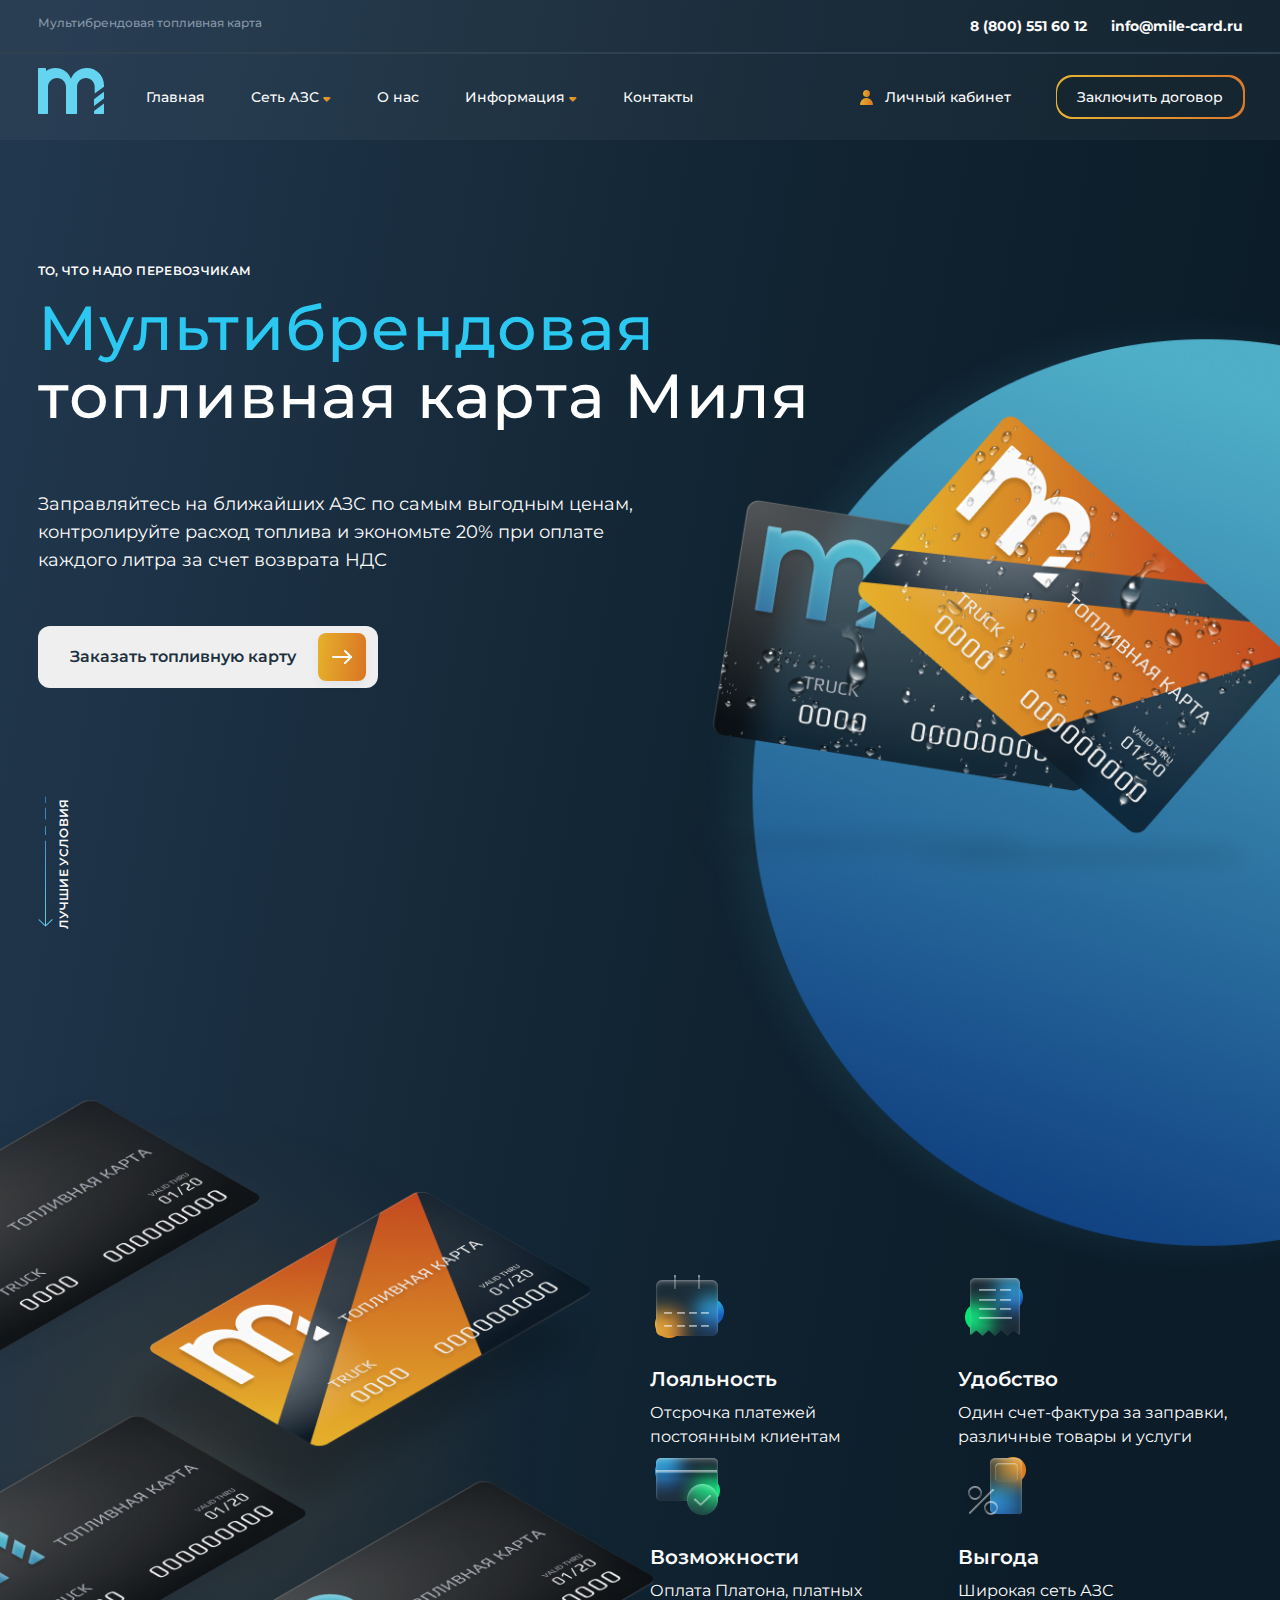
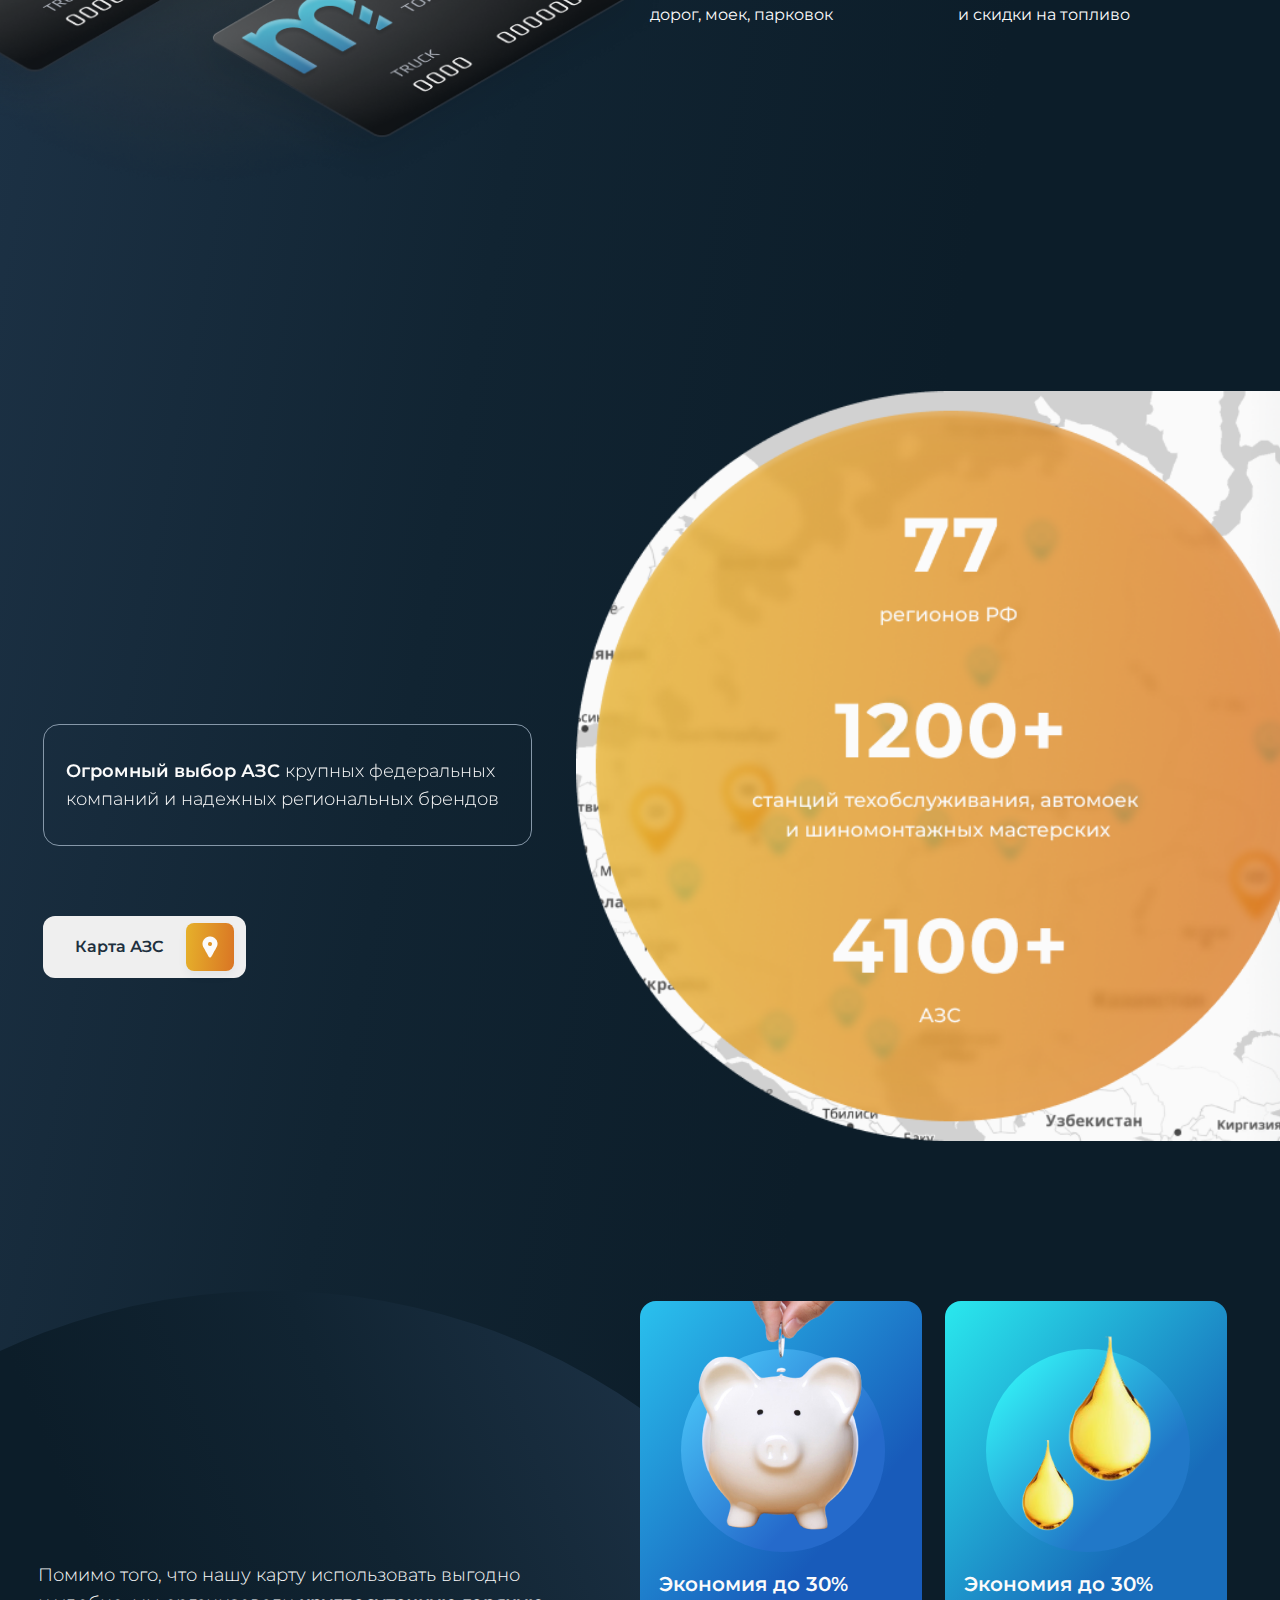
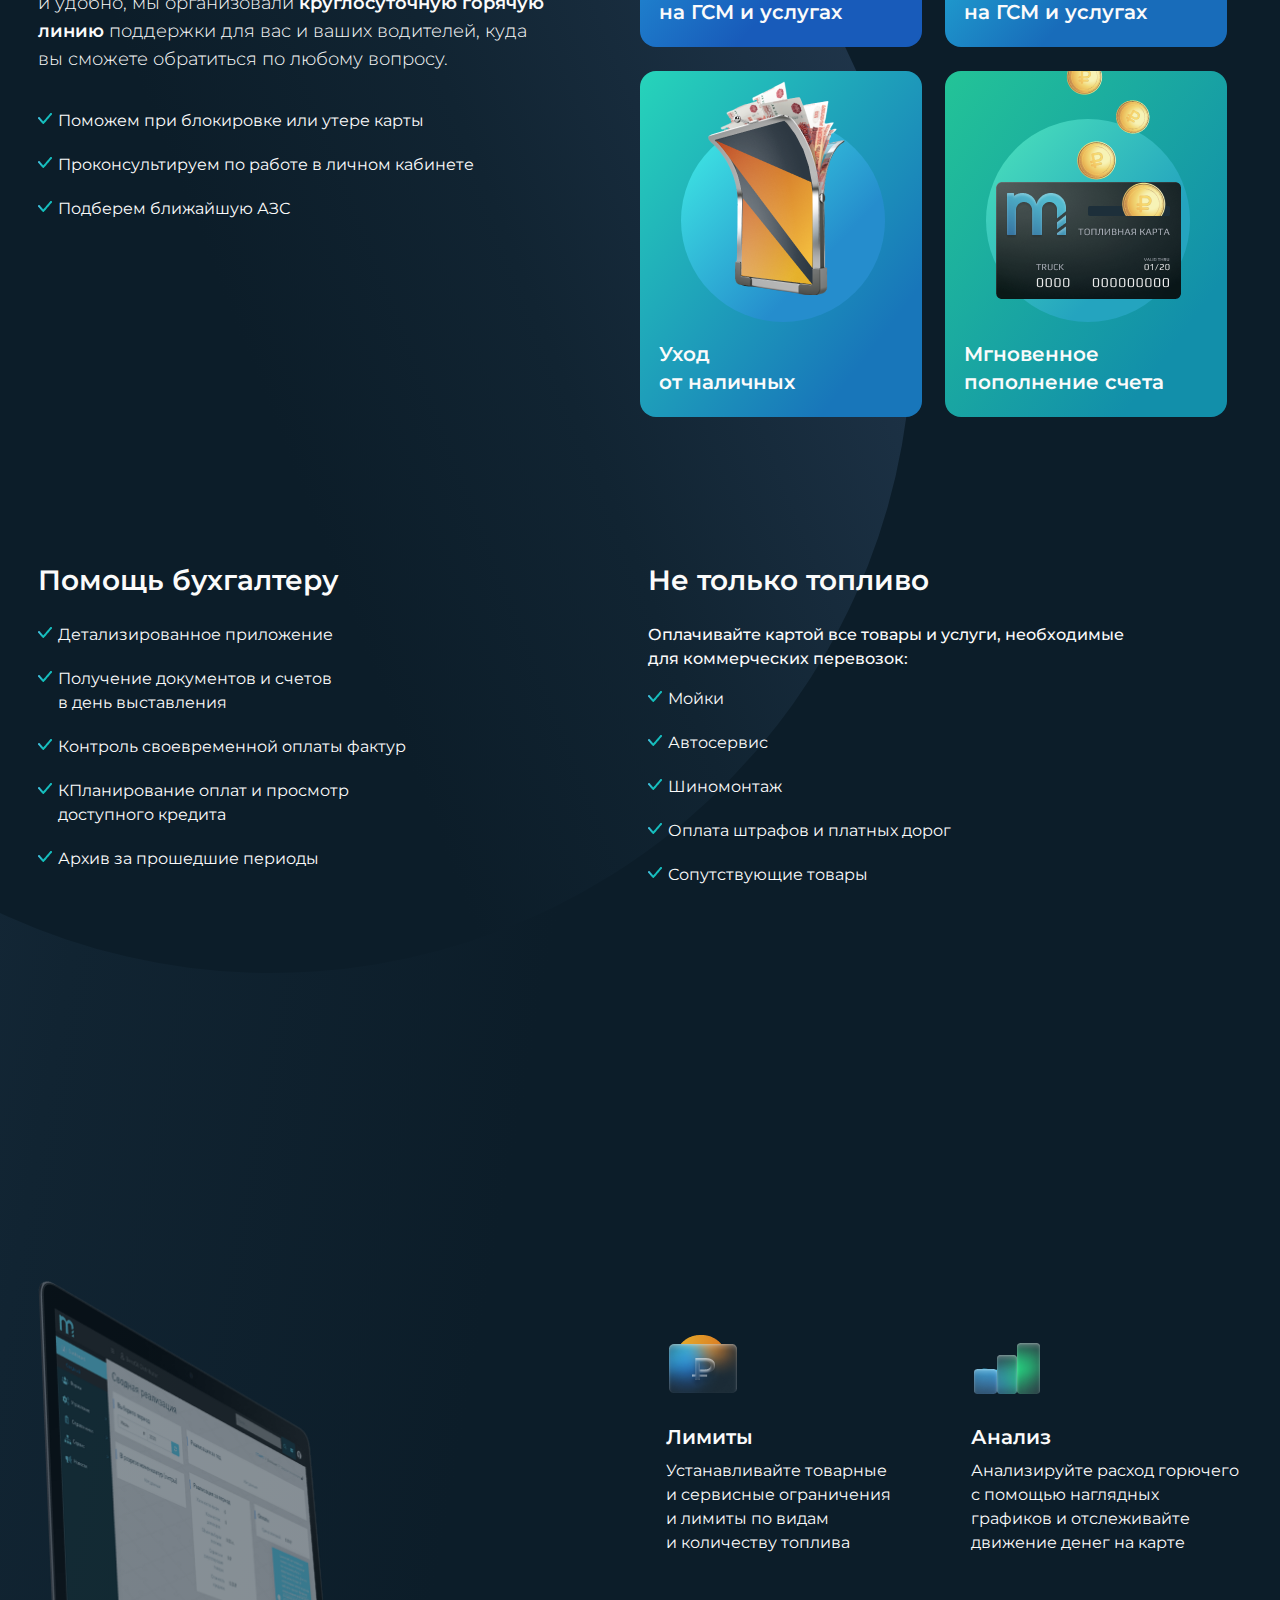
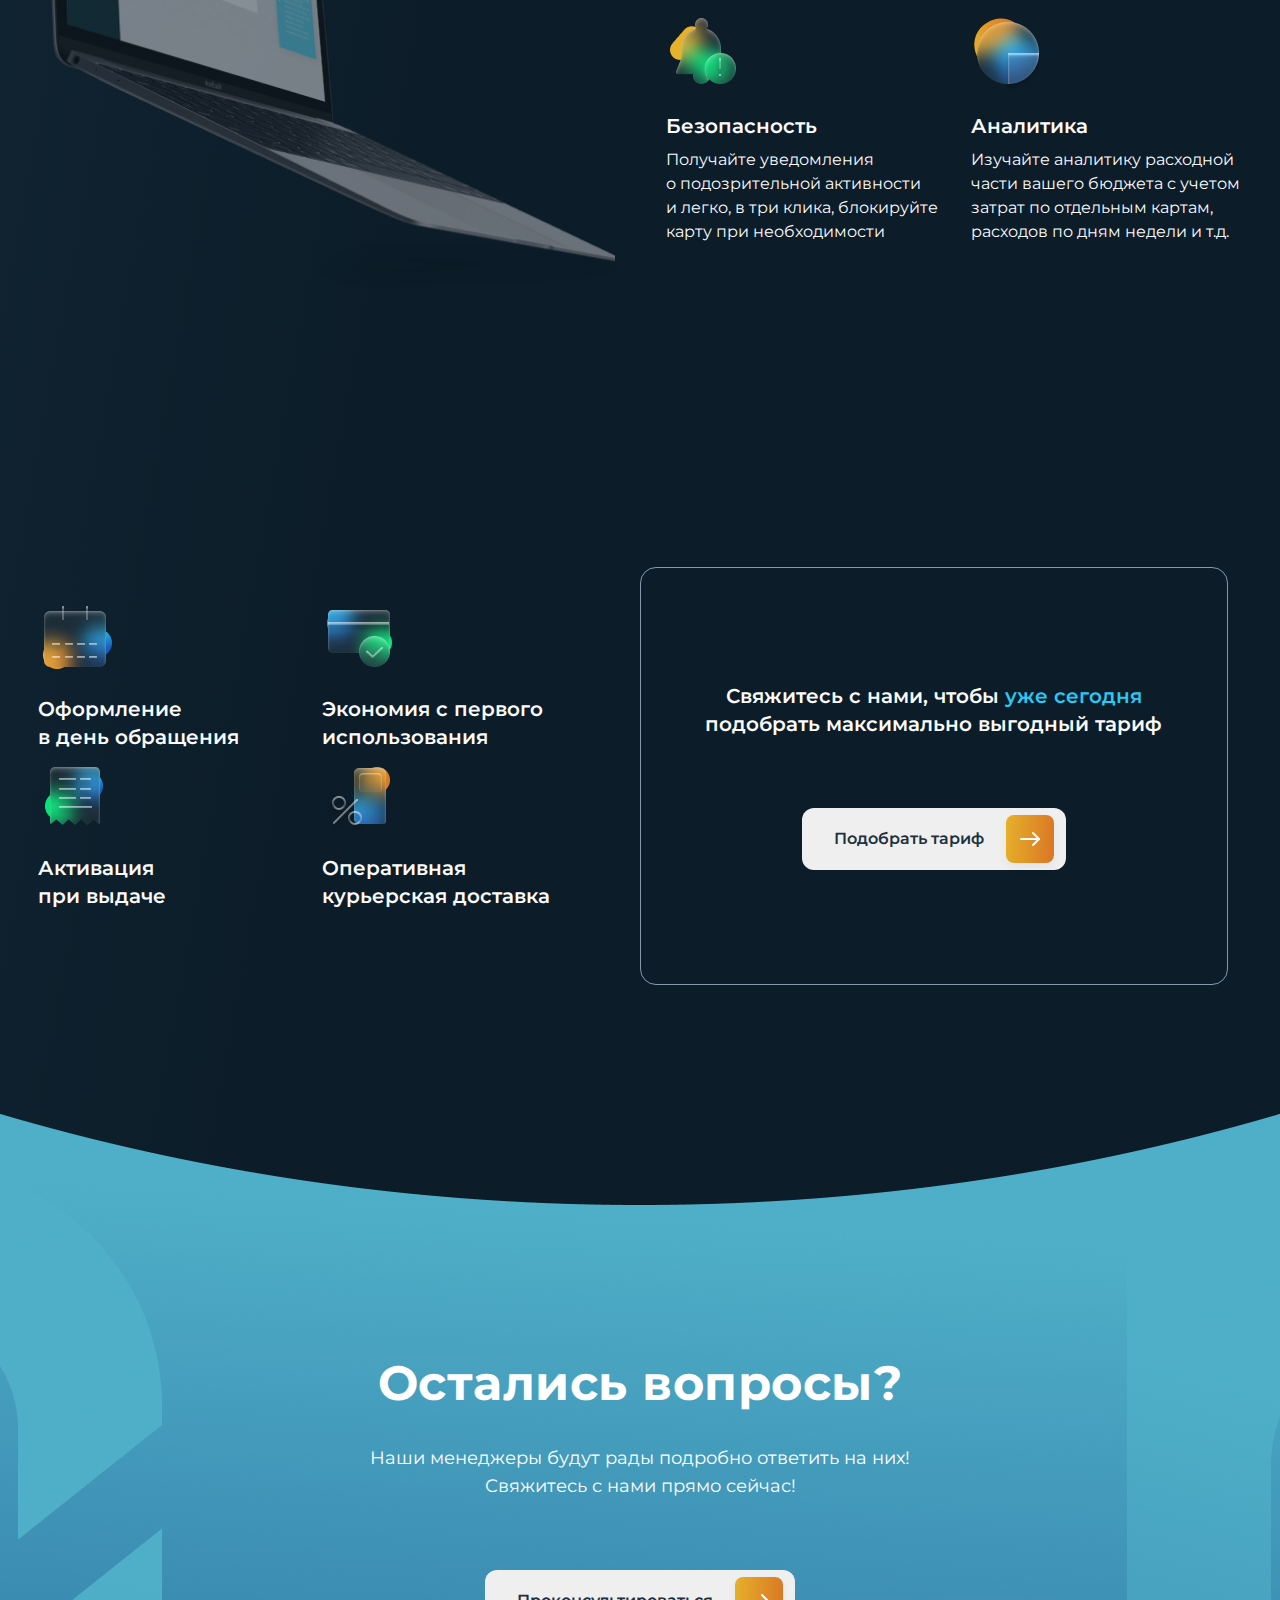
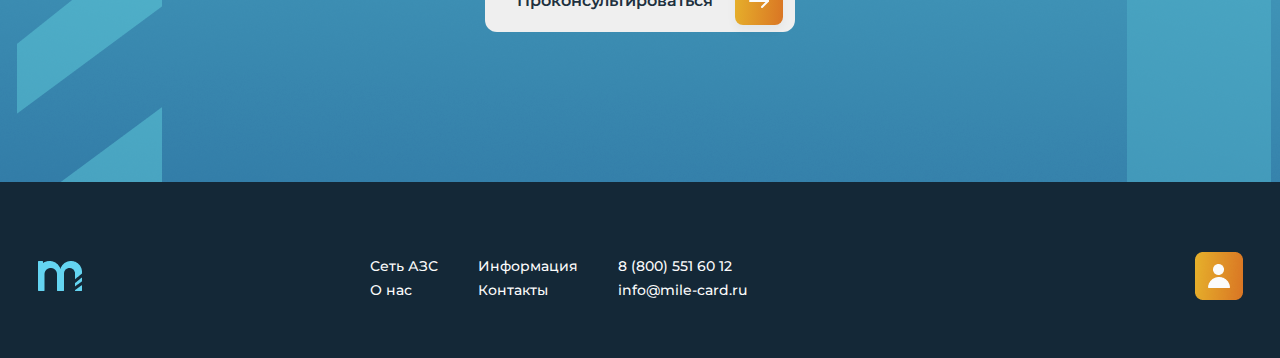
<file: index.html>
<!DOCTYPE html>
<html lang="ru">

<head>
  <meta charset="UTF-8">
  <meta name="viewport" content="width=device-width, initial-scale=1.0">
  <link rel="shortcut icon" href="img/favicon.ico" type="image/x-icon">
  <meta http-equiv="X-UA-Compatible" content="ie=edge">
  <meta name="theme-color" content="#111111">
  
  <title>New site</title>
  <link rel="stylesheet" href="css/vendor.css">
  <link rel="stylesheet" href="css/main.css">
  <link rel="preconnect" href="https://fonts.googleapis.com">
<link rel="preconnect" href="https://fonts.gstatic.com" crossorigin>
<link href="https://fonts.googleapis.com/css2?family=Montserrat:wght@400;500;600;700&display=swap" rel="stylesheet">
<link href="https://unpkg.com/aos@2.3.1/dist/aos.css" rel="stylesheet">
</head>

<body>
  <div class="site-containerr">
    <header class="header">
  <div class="burger__menu ">
    <ul class="header__menu header__menu--mobile">
      <li class="header__menu-item a"><a href="index.html">Главная</a></li>
      <li class="header__menu-item a"><a href="index.html">Сеть АЗС</a></li>
      <li class="header__menu-item a"><a href="aboutus.html">О нас</a></li>
      <li class="header__menu-item a"><a href="faq.html">Частые вопросы</a></li>
      <li class="header__menu-item a"><a href="news.html">Новости и статьи</a></li>
      <li class="header__menu-item a"><a href="contacts.html">
        Контакты
      </a></li>
     <li>
      <div class="header__second-line-buttons-item">
        <button class="log-in__btn">
          <img src="img/profile-img.png" alt="asdas">
          Личный кабинет
        </button>
      </div>
     </li>
    
     <li>
      <div class="header__second-line-buttons-item">
        <a href="contract.html">
          <button class="action__btn action__btn--mobile">
            <a href="contract.html">Заключить договор</a>
          </button>
        </a>
        
        <div class="gradient__border"></div>
      
    </div>
     </li>
    </ul>
    
  </div>
  <div class="container">
   <div class="header__first-line">
    <div class="footer__logo-mobile">
      <a href="index.html">
        <img src="img/footer__logo.png" alt="">
        <div class="footer__logo-mobile-text">
          Мультибрендовая топливная карта
        </div>
      </a>
    </div> 
     <div class="header__first-line-name">
      Мультибрендовая топливная карта
     </div>
     <div class="header__first-line-info">
       <div class="header__first-line-info-item">
         <a href="tel:12345678" type="phone">8 (800) 551 60 12</a>
       </div>
       <div class="header__first-line-info-item">
         <a href="#" type="e-mail">info@mile-card.ru</a>
       </div>
     </div>
    
     
    <div class="mobile__header">
      <div class="header__phone-mobile">
        <a href="tel:12345678"><img src="img/mob-phone.png" alt=""></a>
        
      </div>

      <div class="burger__wrapper">
        <div id="nav-icon4">
          <span></span>
          <span></span>
          <span></span>
        </div>

        
      </div>
    </div>
       
     
   </div>
  </div>
  <div class="header__line">

  </div>

  <div class="container">
    <div class="header__second-line">
      <div class="header__second-line-menu">
        <div class="header__logo">
          <a href="index.html">
            <img src="img/header__logo.svg" alt="">
          </a>
        </div>
        <ul class="header__menu">
          <li class="header__menu-item a"><a href="index.html">Главная</a></li>
          <li class=" header__menu-item dropdown">
            <button class="dropbtn">Сеть АЗС 
              <img src="img/drop.png" alt="">
            </button>
            <div class="dropdown-content">
              <a href="#">Сеть АЗС</a>
              <a href="#">Регионы АЗС</a>
              <a href="#">Бренды партнеров</a>
            </div>
          </li>
          <li class="header__menu-item a"><a href="aboutus.html">О нас</a></li>
          <li class=" header__menu-item dropdown">
            <button class="dropbtn">Информация
              <img src="img/drop.png" alt="">
            </button>
            <div class="dropdown-content">
              <a href="faq.html">Частые вопросы</a>
              <a href="news.html">Новости и статьи</a>
              <a href="#">Торги и конкурсы</a>
            </div>
          </li>
          <li class="header__menu-item a" ><a href="contacts.html">
            Контакты
          </a></li>
        </ul>
      </div>


      <div class="header__second-line-buttons">
        <div class="header__second-line-buttons-item">
          <button class="log-in__btn">
            <img src="img/profile-img.png" alt="asdas">
            Личный кабинет
          </button>
        </div>
      
        <div class="header__second-line-buttons-item">
          <a href="contract.html">
            <button class="action__btn">
              <a href="contract.html">Заключить договор</a>
            </button>
          </a>
          
          <div class="gradient__border"></div>
        
      </div>
      </div>
    </div>
  </div>
</header>


    

    <section class="main__section">
      <div class="container">
        <div class="main__section-text">
          <div class="main__section-suptitle animate__fadeInUp  animate__animated">
            ТО, ЧТО НАДО ПЕРЕВОЗЧИКАМ
          </div>
          <div class="main__section-title animate__fadeIn animate__animated">
            <span>Мультибрендовая</span> топливная карта Миля
          </div>
          <div class="main__section-description animate__fadeInUp animate__animated">
            Заправляйтесь на ближайших АЗС по самым выгодным ценам, контролируйте расход топлива и экономьте 20% при оплате каждого литра за счет возврата НДС

          </div>

          <div class="main__btn animate__fadeInUp  animate__animated animate__delay-1s">
            <button>
              Заказать топливную карту
            <div class="block__arrow">
              <img src="img/arrow.svg" alt="">
            </div>
            </button>
          </div>

          <div class="button__arrow-down">
            <div class="button___arrow-down-img">
              <img src="img/button__arrow-down.png" alt="">
            </div>
            <div class="button__arrow-down-text">
              лучшие условия
            </div>
          </div>
        </div>
      </div>
      <div class="main__section-bg  animate__fadeIn  animate__animated animate__delay-1s">
        
      </div>
    </section>  



    <section class="advantages " id="scrollto">
     
      <div class="advantages__img">
        
      
     </div>
      <div class="container">
       <div class="advantages__wrapper">
        <div class="section__title section__title--index" data-aos="fade-up" data-aos-once="true">
          <span>Оцените все</span> <br>преимущества Мили
        </div>
        <div class="advantages__block advantages__block--first">
          <div class="advantages__block-item">
            <div class="advantages__block-item-img">
              <img src="img/loyality.png" alt="">
            </div>
            <div class="advantages__block-item-text">
              <div class="advantages__block-item-title">
                Лояльность
              </div>
              <div class="advantages__block-item-description">
                Отсрочка платежей<br>постоянным клиентам
              </div>
            </div>
          </div>
          <div class="advantages__block-item">
            <div class="advantages__block-item-img">
              <img src="img/ydobstvo.png" alt="">
            </div>
            <div class="advantages__block-item-text">
              <div class="advantages__block-item-title">
                Удобство
              </div>
              <div class="advantages__block-item-description">
                Один счет-фактура за заправки, различные товары и услуги
              </div>
            </div>
          </div>
          <div class="advantages__block-item">
            <div class="advantages__block-item-img">
              <img src="img/vosm.png" alt="">
            </div>
            <div class="advantages__block-item-text">
              <div class="advantages__block-item-title">
                Возможности
              </div>
              <div class="advantages__block-item-description">
                Оплата Платона, платных<br> дорог, моек, парковок
              </div>
            </div>
          </div>
          <div class="advantages__block-item">
            <div class="advantages__block-item-img">
              <img src="img/vigoda.png" alt="">
            </div>
            <div class="advantages__block-item-text">
              <div class="advantages__block-item-title">
                Выгода
              </div>
              <div class="advantages__block-item-description">
                Широкая сеть АЗС<br> и скидки на топливо
              </div>
            </div>
          </div>
        </div>
       </div>
      </div>
    </section>

    <section class="advantages advantages--mobile" id="scrollto">
     
      <div class="advantages__img">
        
      
     </div>
      <div class="container">
       <div class="advantages__wrapper">
        <div class="section__title section__title--index" data-aos="fade-up" data-aos-once="true">
          <span>Оцените все</span> <br>преимущества Мили
        </div>
        <div class="get-card__wrapper">
          <div class="get__block-wrapper get__block-wrapperr">
            <div class="get__block">
              <div class="advantages__block-item advantages__block-item--first">
                <div class="advantages__block-item-img">
                  <img src="img/loyality.png" alt="">
                </div>
                <div class="advantages__block-item-text">
                  <div class="advantages__block-item-title">
                    Лояльность
  
                  </div>
                  <div class="advantages__block-item-description descr__mob">
                    Отсрочка платежей постоянным клиентам
                  </div>
                </div>
              </div>
              <div class="advantages__block-item advantages__block-item--first">
                <div class="advantages__block-item-img">
                  <img src="img/ydobstvo.png" alt="">
                </div>
                <div class="advantages__block-item-text">
                  <div class="advantages__block-item-title">
                    Удобство
                  </div>
                  <div class="advantages__block-item-description descr__mob">
                    Один счет-фактура за заправки, различные товары и услуги
                  </div>
                </div>
              </div>
            </div>
            <div class="get__block">
              <div class="advantages__block-item advantages__block-item--first">
                <div class="advantages__block-item-img">
                  <img src="img/vosm.png" alt="">
                </div>
                <div class="advantages__block-item-text">
                  <div class="advantages__block-item-title">
                    Возможности
  
                  </div>
                  <div class="advantages__block-item-description descr__mob">
                    Оплата Платона, платных дорог, моек, парковок
                  </div>
                </div>
              </div>
              <div class="advantages__block-item advantages__block-item--first">
                <div class="advantages__block-item-img">
                  <img src="img/vigoda.png" alt="">
                </div>
                <div class="advantages__block-item-text">
                  <div class="advantages__block-item-title">
                    Выгода 
  
                  </div>
                  <div class="advantages__block-item-description descr__mob">
                    Широкая сеть АЗС и скидки на топливо
                  </div>
                </div>
              </div>
            </div>
          </div>

          
        </div>
       </div>
      </div>
    </section>

    <section class="map">
      
        <div class="map__wrapper">
          <div class="container">
            <div class="map__text">
              <div class="section__title " data-aos="fade-up" data-aos-once="true">
                <span>Выгодные цены</span><br> <span class="gradient">
                  и лучшие условия
                </span> <br>— рядом с вами
              </div>
              <div class="map__card">
                
                <span>Огромный выбор АЗС </span> крупных федеральных компаний и надежных региональных брендов 
              </div>
              <div class="main__btn">
                <button>
                  Карта АЗС
                <div class="block__arrow">
                  <img src="img/location.png" alt="">
                </div>
                </button>
              </div>
            </div>
          </div>
          
          <div class="map__img">
            
          </div>
        </div>
     
    </section>

    
    <section class="action__block">
      <div class="container">
        <div class="section__title section__title--main-screen" data-aos="fade-up" data-aos-once="true">
          <span>Почему вам стоит</span> <br>купить Милю
        </div>
       <div class="action__block-wrapper">
        
        <div class="action__block-text">
          
          <div class="action__block-description">
           Помимо того, что нашу карту использовать выгодно <br>и удобно, мы организовали <span>круглосуточную горячую<br> линию</span> поддержки для вас и ваших водителей, куда вы сможете обратиться по любому вопросу.
          </div>
          <ul class="action__block-list action__block-list--main">
            <li>Поможем при блокировке или утере карты</li>
            <li>Проконсультируем по работе в личном кабинете</li>
            <li>Подберем ближайшую АЗС</li>
          </ul>
        </div>

        <div class="action-block-card__wrapper">
          <div class="action__block-cards">
            <div class="action__block-cards-mobile">
              <div class="action__block-cards-item action__block-cards-item--2">
              
                <div class="action__card-circle action__card-circle--2">
                 
                </div>
                <div class="action__title">
                  Экономия до 30% <br>на ГСМ и услугах
                </div>
    
                <div class="action__img action__img--2">
                  <img src="img/2.png" alt="">
                </div>
              </div>

              <div class="action__block-cards-item action__block-cards-item--1">
              
                <div class="action__card-circle action__card-circle--1">
                 
                </div>
                <div class="action__title">
                  Экономия до 30% <br>на ГСМ и услугах
                </div>
    
                <div class="action__img">
                  <img src="img/1.png" alt="">
                </div>
              </div>
            </div>


            <div class="action__block-cards-item action__block-cards-item--1 action__block-cards-item--1--mobile">
              
              <div class="action__card-circle action__card-circle--1">
               
              </div>
              <div class="action__title">
                Экономия до 30% <br>на ГСМ и услугах
              </div>
  
              <div class="action__img">
                <img src="img/1.png" alt="">
              </div>
            </div>

            
            <div class="action__block-cards-item action__block-cards-item--2 action__block-cards-item--2--mobile">
              
              <div class="action__card-circle action__card-circle--2">
               
              </div>
              <div class="action__title">
                Экономия до 30% <br>на ГСМ и услугах
              </div>
  
              <div class="action__img action__img--2">
                <img src="img/2.png" alt="">
              </div>
            </div>
            <div class="action__block-cards-item action__block-cards-item--3">
              
              <div class="action__card-circle action__card-circle--3">
               
              </div>
              <div class="action__title">
                Уход <br>от наличных
              </div>
  
              <div class="action__img action__img--3">
                <img src="img/3.png" alt="">
              </div>
            </div>
            
            <div class="action__block-cards-item action__block-cards-item--4">
              
              <div class="action__card-circle action__card-circle--4">
               
              </div>
              <div class="action__title">
                Мгновенное пополнение счета
              </div>
  
              <div class="action__img action__img--4">
                <img src="img/4.png" alt="">
              </div>
            </div>
            
          </div>
  
  
          
        
            
            
          
        </div>
       </div>


       <div class="action__table-wrapper">

       <div class="action__table-item action__table-item--1">
         <div class="action__table-item-title">Помощь бухгалтеру</div>
        <ul class="action__block-list action__block-list--main">
          <li>Детализированное приложение</li>
          <li>Получение документов и счетов<br> в день выставления</li>
          <li>Контроль своевременной оплаты фактур</li>
          <li>КПланирование оплат и просмотр<br> доступного кредита</li>
          <li>Архив за прошедшие периоды</li>
        </ul>
       </div>

       <div class="action__table-item action__table-item--mobile">
        <div class="action__table-item-title">Не только топливо</div>
        <div class="action__table-item-title-description">Оплачивайте картой все товары и услуги, необходимые <br>для коммерческих перевозок:</div>
        <ul class="action__block-list action__block-list--main">
          <li>Мойки</li>
          <li>Автосервис</li>
          <li>Шиномонтаж</li>
          <li>Оплата штрафов и платных дорог</li>
          <li>Сопутствующие товары</li>
        </ul>
       </div>
       
       </div>

     
      </div>
    </section>


    <section class="how-to-use">
      <div class="container">
        <div class="how-to-use__wrapper">
          <div class="section__title section__title--2" data-aos="fade-up" data-aos-once="true">
            <span>Управляйте картой онлайн </span><br>с любого устройства
          </div>
          <div class="block__how-wrapper">
            <div class="how-to-use__img">
              <img src="img/how-to-use.png" alt="">
            </div>
            <div class="advantages__block">
              <div class="advantages__block-item">
                <div class="advantages__block-item-img">
                  <img src="img/money.png" alt="">
                </div>
                <div class="advantages__block-item-text">
                  <div class="advantages__block-item-title">
                    Лимиты
                  </div>
                  <div class="advantages__block-item-description">
                    Устанавливайте товарные <br>и сервисные ограничения <br>и лимиты по видам <br>и количеству топлива
                  </div>
                </div>
              </div>
              <div class="advantages__block-item">
                <div class="advantages__block-item-img">
                  <img src="img/steps.png" alt="">
                </div>
                <div class="advantages__block-item-text">
                  <div class="advantages__block-item-title">
                    Анализ
                  </div>
                  <div class="advantages__block-item-description">
                    Анализируйте расход горючего <Br>с помощью наглядных графиков и отслеживайте движение денег на карте
                  </div>
                </div>
              </div>
              <div class="advantages__block-item">
                <div class="advantages__block-item-img">
                  <img src="img/bells.png" alt="">
                </div>
                <div class="advantages__block-item-text">
                  <div class="advantages__block-item-title">
                    Безопасность
                  </div>
                  <div class="advantages__block-item-description">
                    Получайте уведомления <br>о подозрительной активности <br>и легко, в три клика, блокируйте карту при необходимости
                  </div>
                </div>
              </div>
              <div class="advantages__block-item">
                <div class="advantages__block-item-img">
                  <img src="img/graphs.png" alt="">
                </div>
                <div class="advantages__block-item-text">
                  <div class="advantages__block-item-title">
                    Аналитика
                  </div>
                  <div class="advantages__block-item-description">
                    Изучайте аналитику расходной <br>части вашего бюджета с учетом затрат по отдельным картам, расходов по дням недели и т.д.
                  </div>
                </div>
              </div>
            </div>
          </div>
        </div>
      </div>
    </section>



    <section class="get-card">
      <div class="container">
        <div class="section__title" data-aos="fade-up" data-aos-once="true">
          <span>Получите Милю </span><br>не выходя из дома
        </div>
        <div class="get-card__wrapper">
          <div class="get__block-wrapper">
            <div class="get__block">
              <div class="advantages__block-item">
                <div class="advantages__block-item-img">
                  <img src="img/loyality.png" alt="">
                </div>
                <div class="advantages__block-item-text">
                  <div class="advantages__block-item-title">
                    Оформление <br>в день обращения
  
                  </div>
                  
                </div>
              </div>
              <div class="advantages__block-item">
                <div class="advantages__block-item-img">
                  <img src="img/ydobstvo.png" alt="">
                </div>
                <div class="advantages__block-item-text">
                  <div class="advantages__block-item-title">
                    Активация <br>при выдаче
                  </div>
                  
                </div>
              </div>
            </div>
            <div class="get__block">
              <div class="advantages__block-item">
                <div class="advantages__block-item-img">
                  <img src="img/vosm.png" alt="">
                </div>
                <div class="advantages__block-item-text">
                  <div class="advantages__block-item-title">
                    Экономия с первого использования
  
                  </div>
                  
                </div>
              </div>
              <div class="advantages__block-item">
                <div class="advantages__block-item-img">
                  <img src="img/vigoda.png" alt="">
                </div>
                <div class="advantages__block-item-text">
                  <div class="advantages__block-item-title">
                    Оперативная курьерская доставка 
  
                  </div>
                  
                </div>
              </div>
            </div>
          </div>

          <div class="get__card">
            <div class="get__card-title">
              Свяжитесь с нами,<br class="br--mobile"> чтобы <span>уже сегодня</span> подобрать максимально выгодный тариф
            </div>
            <div class="main__btn">
              <button>
                Подобрать тариф
              <div class="block__arrow">
                <img src="img/arrow.svg" alt="">
              </div>
              </button>
            </div>
          </div>
        </div>
      </div>
    </section>


    <section class="questions">
      <div class="container">
        <div class="questions__wrapper">
          <div class="questions__title">
            Остались вопросы?
          </div>
          <div class="question__description">
            Наши менеджеры будут рады подробно ответить на них!<br>Свяжитесь с нами прямо сейчас!
          </div>
          <div class="main__btn main__btn--q">
            <button>
              Проконсультироваться
            <div class="block__arrow">
              <img src="img/arrow.svg" alt="">
            </div>
            </button>
          </div>
        </div>
      </div>
    </section>
    <footer class="footer">
  <div class="container">
  <div class="footer__wrapper">
    <div class="footer__logo">
      <img src="img/footer__logo.png" alt="">
    </div> 
    <div class="footer__menu-wrapper">
      <ul class="footer__menu menu1">
        <li class="footer__links"><a href="#">Сеть АЗС</a></li>
        <li class="footer__links"><a href="aboutus.html">О нас</a></li>
      </ul>
      <ul class="footer__menu menu2">
        <li class="footer__links"><a href="#">Информация</a></li>
        <li class="footer__links"><a href="#">Контакты</a></li>
      </ul>
      <ul class="footer__menu menu3">
        <li class="footer__links">8 (800) 551 60 12</li>
        <li class="footer__links">info@mile-card.ru</li>
      </ul>
    </div>

    <div class="footer__profile">
      <img src="img/profille.png" alt="">
    </div>
  </div>
  </div>
</footer>

    
  </div>
</div>
<script
src="https://code.jquery.com/jquery-3.6.0.min.js"
integrity="sha256-/xUj+3OJU5yExlq6GSYGSHk7tPXikynS7ogEvDej/m4="
crossorigin="anonymous"></script>
  <script src="js/vendor.js"></script>
  <script src="js/main.js"></script>
  <script src="https://unpkg.com/aos@2.3.1/dist/aos.js"></script>
  <script>
    AOS.init();
  </script>
</body>

</html>
</file>
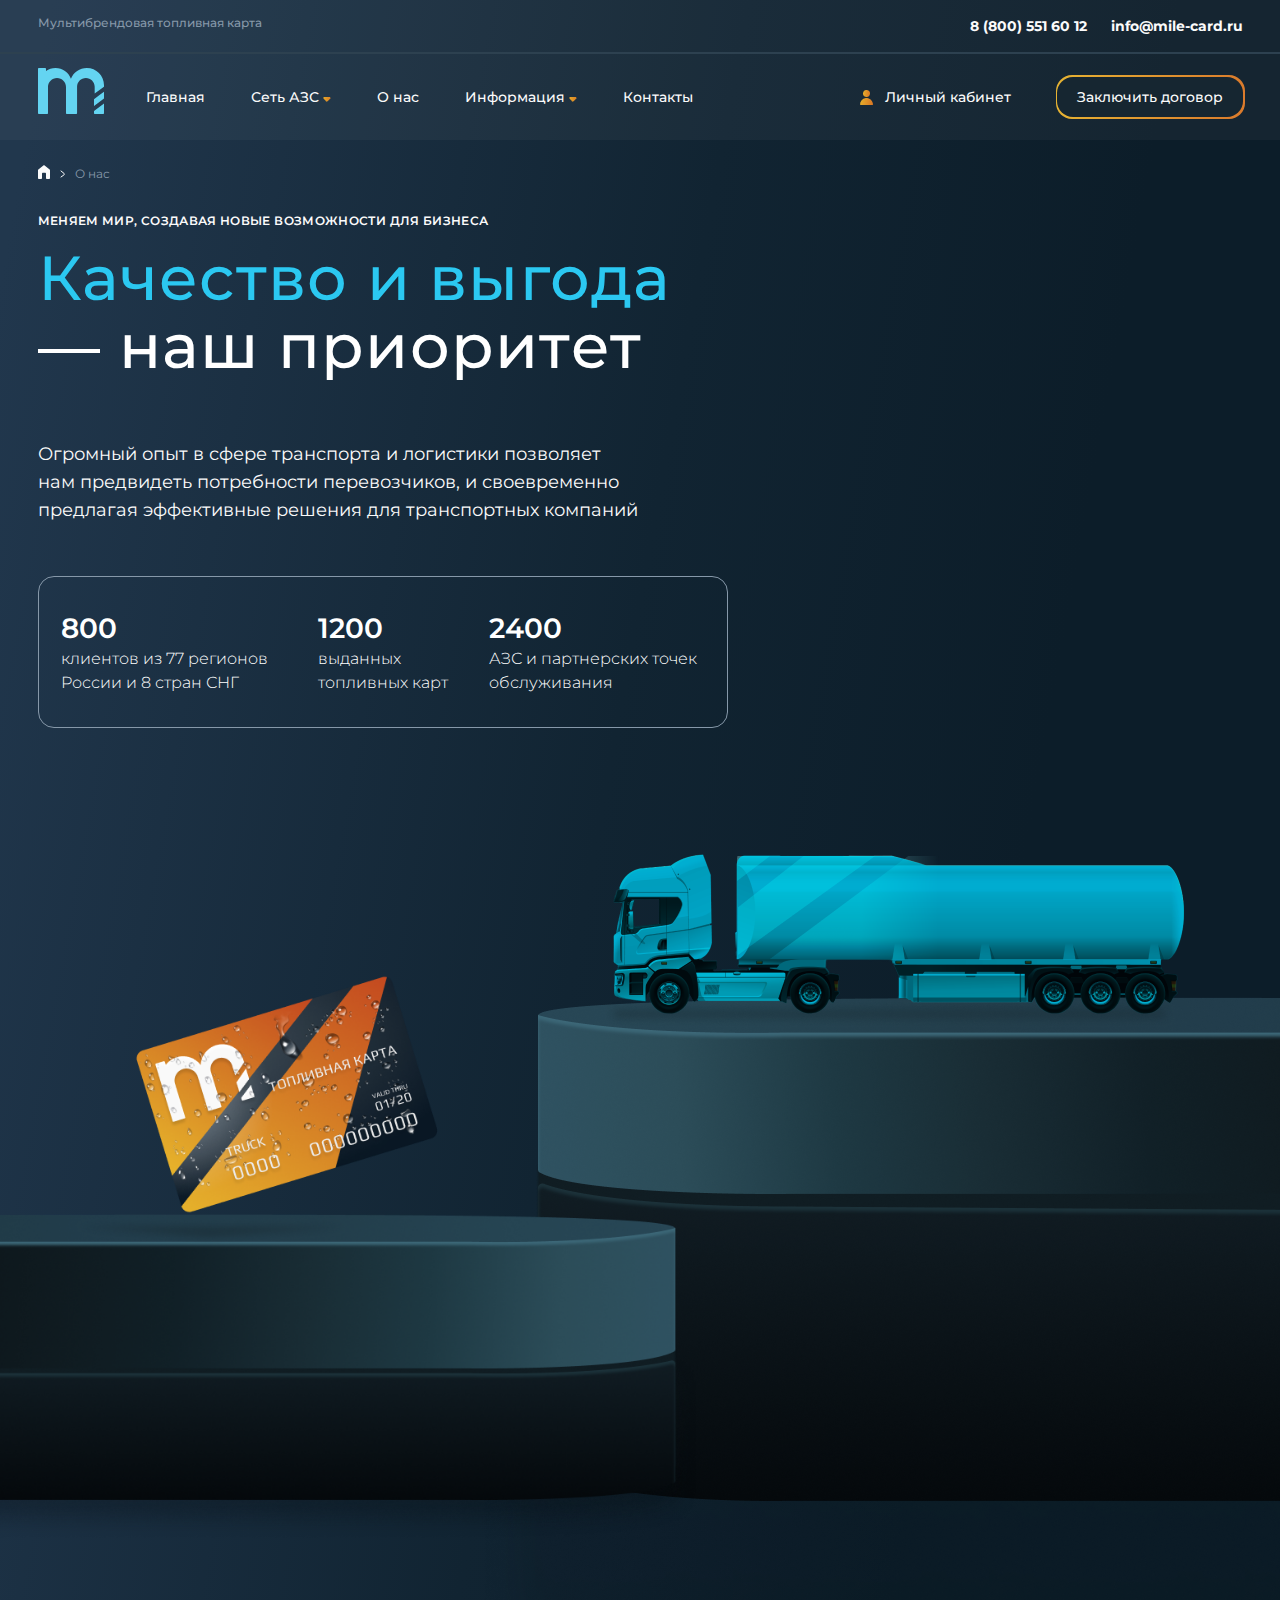
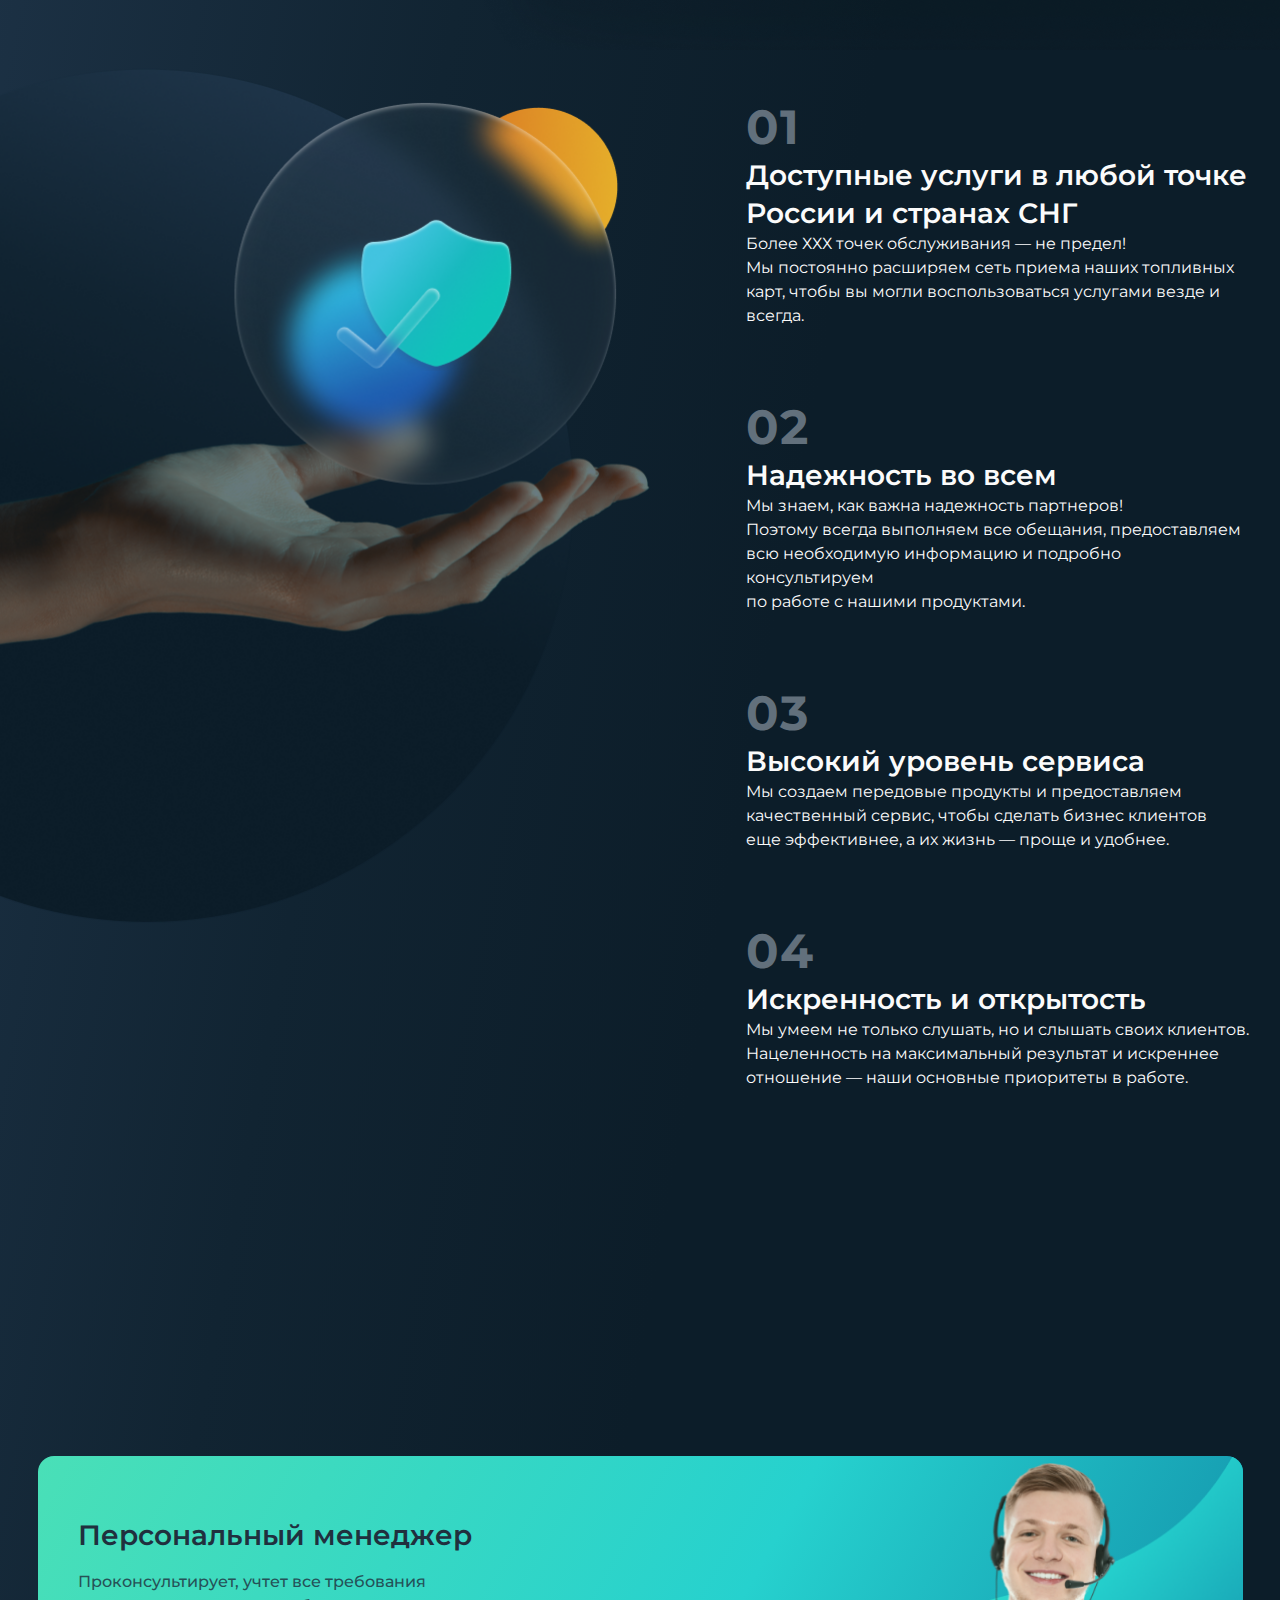
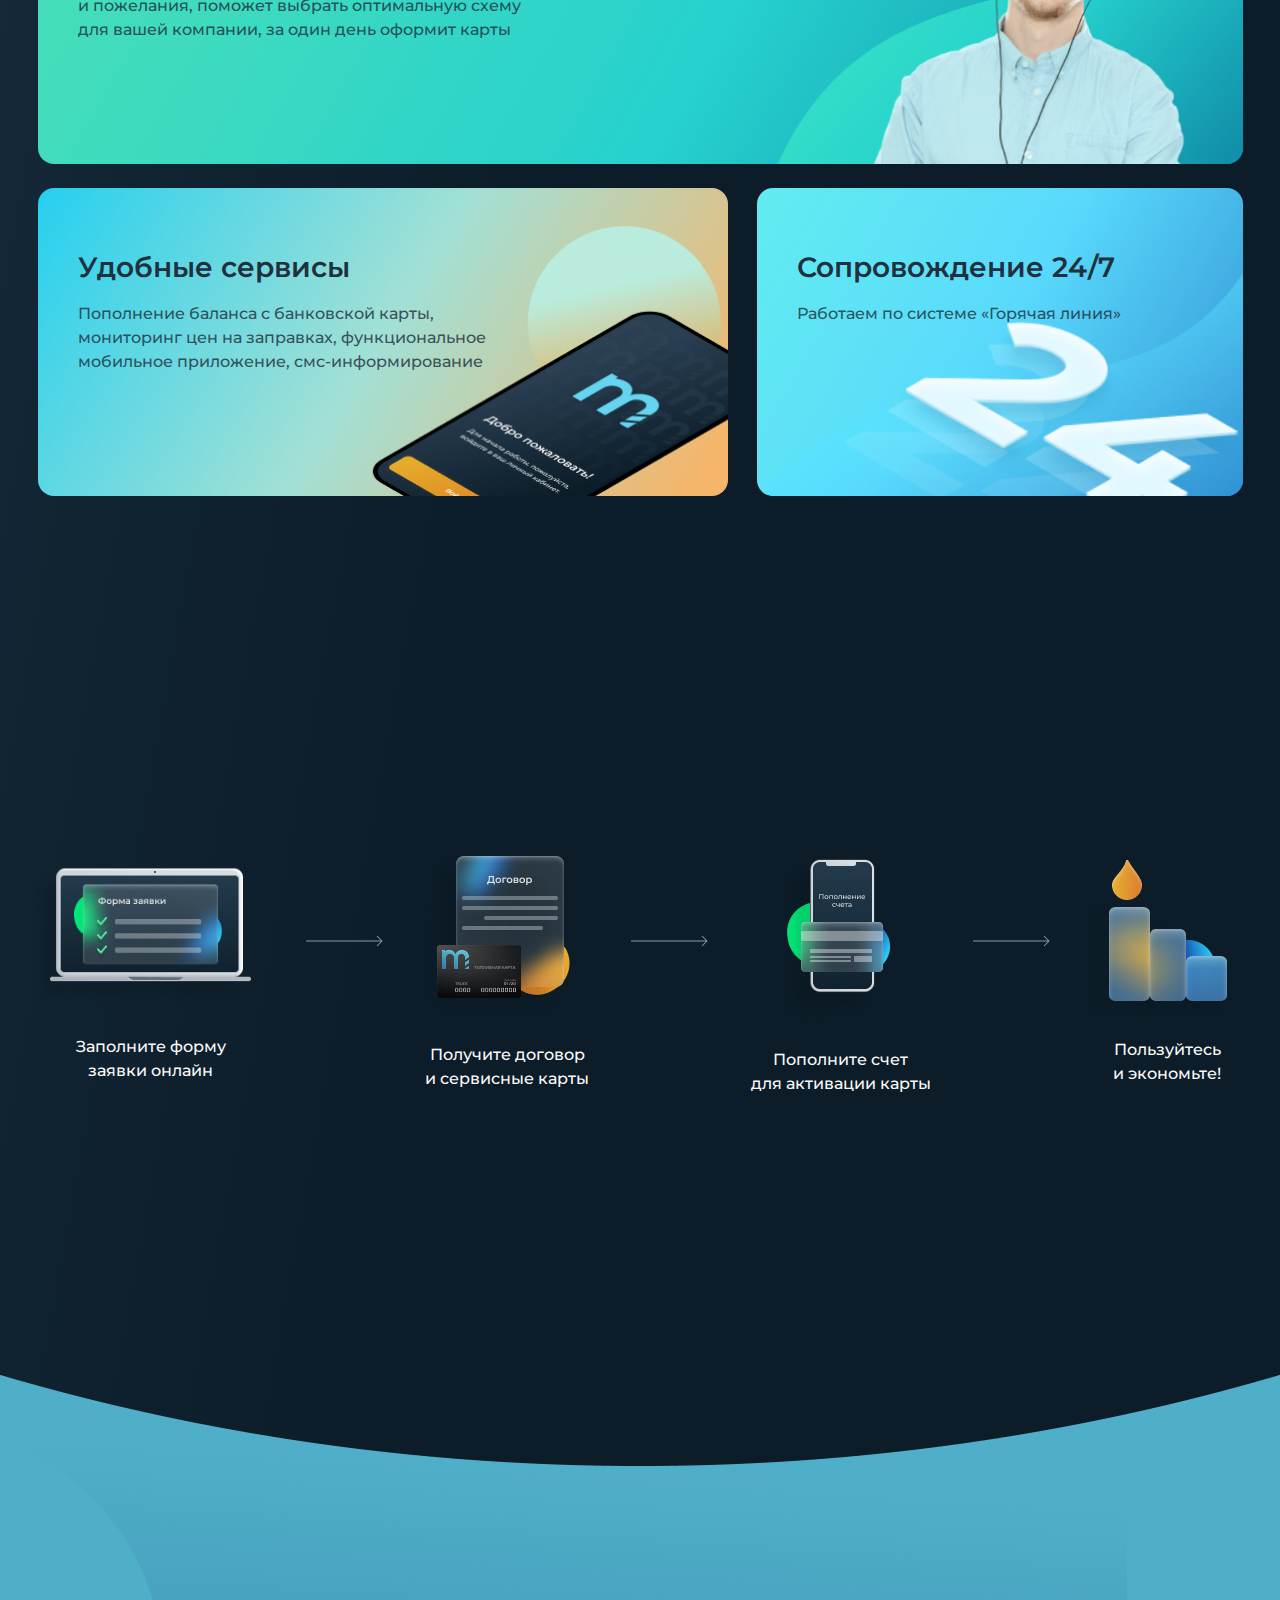
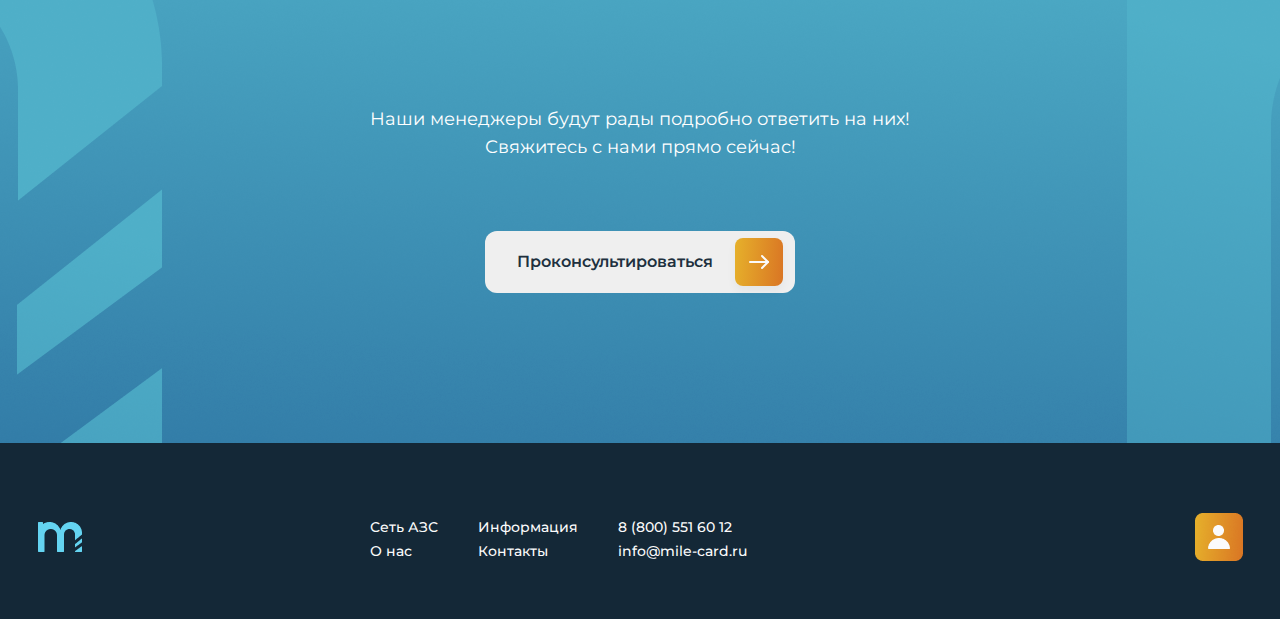
<file: aboutus.html>
<!DOCTYPE html>
<html lang="ru">

<head>
  <meta charset="UTF-8">
  <meta name="viewport" content="width=device-width, initial-scale=1.0">
  <link rel="shortcut icon" href="img/favicon.ico" type="image/x-icon">
  <meta http-equiv="X-UA-Compatible" content="ie=edge">
  <meta name="theme-color" content="#111111">
  
  <title>New site</title>
  <link rel="stylesheet" href="css/vendor.css">
  <link rel="stylesheet" href="css/main.css">
  <link rel="preconnect" href="https://fonts.googleapis.com">
<link rel="preconnect" href="https://fonts.gstatic.com" crossorigin>
<link href="https://fonts.googleapis.com/css2?family=Montserrat:wght@400;500;600;700&display=swap" rel="stylesheet">
<link href="https://unpkg.com/aos@2.3.1/dist/aos.css" rel="stylesheet">
</head>

<body>
  <div class="site-containerrr">
    <header class="header">
  <div class="burger__menu ">
    <ul class="header__menu header__menu--mobile">
      <li class="header__menu-item a"><a href="index.html">Главная</a></li>
      <li class="header__menu-item a"><a href="index.html">Сеть АЗС</a></li>
      <li class="header__menu-item a"><a href="aboutus.html">О нас</a></li>
      <li class="header__menu-item a"><a href="faq.html">Частые вопросы</a></li>
      <li class="header__menu-item a"><a href="news.html">Новости и статьи</a></li>
      <li class="header__menu-item a"><a href="contacts.html">
        Контакты
      </a></li>
     <li>
      <div class="header__second-line-buttons-item">
        <button class="log-in__btn">
          <img src="img/profile-img.png" alt="asdas">
          Личный кабинет
        </button>
      </div>
     </li>
    
     <li>
      <div class="header__second-line-buttons-item">
        <a href="contract.html">
          <button class="action__btn action__btn--mobile">
            <a href="contract.html">Заключить договор</a>
          </button>
        </a>
        
        <div class="gradient__border"></div>
      
    </div>
     </li>
    </ul>
    
  </div>
  <div class="container">
   <div class="header__first-line">
    <div class="footer__logo-mobile">
      <a href="index.html">
        <img src="img/footer__logo.png" alt="">
        <div class="footer__logo-mobile-text">
          Мультибрендовая топливная карта
        </div>
      </a>
    </div> 
     <div class="header__first-line-name">
      Мультибрендовая топливная карта
     </div>
     <div class="header__first-line-info">
       <div class="header__first-line-info-item">
         <a href="tel:12345678" type="phone">8 (800) 551 60 12</a>
       </div>
       <div class="header__first-line-info-item">
         <a href="#" type="e-mail">info@mile-card.ru</a>
       </div>
     </div>
    
     
    <div class="mobile__header">
      <div class="header__phone-mobile">
        <a href="tel:12345678"><img src="img/mob-phone.png" alt=""></a>
        
      </div>

      <div class="burger__wrapper">
        <div id="nav-icon4">
          <span></span>
          <span></span>
          <span></span>
        </div>

        
      </div>
    </div>
       
     
   </div>
  </div>
  <div class="header__line">

  </div>

  <div class="container">
    <div class="header__second-line">
      <div class="header__second-line-menu">
        <div class="header__logo">
          <a href="index.html">
            <img src="img/header__logo.svg" alt="">
          </a>
        </div>
        <ul class="header__menu">
          <li class="header__menu-item a"><a href="index.html">Главная</a></li>
          <li class=" header__menu-item dropdown">
            <button class="dropbtn">Сеть АЗС 
              <img src="img/drop.png" alt="">
            </button>
            <div class="dropdown-content">
              <a href="#">Сеть АЗС</a>
              <a href="#">Регионы АЗС</a>
              <a href="#">Бренды партнеров</a>
            </div>
          </li>
          <li class="header__menu-item a"><a href="aboutus.html">О нас</a></li>
          <li class=" header__menu-item dropdown">
            <button class="dropbtn">Информация
              <img src="img/drop.png" alt="">
            </button>
            <div class="dropdown-content">
              <a href="faq.html">Частые вопросы</a>
              <a href="news.html">Новости и статьи</a>
              <a href="#">Торги и конкурсы</a>
            </div>
          </li>
          <li class="header__menu-item a" ><a href="contacts.html">
            Контакты
          </a></li>
        </ul>
      </div>


      <div class="header__second-line-buttons">
        <div class="header__second-line-buttons-item">
          <button class="log-in__btn">
            <img src="img/profile-img.png" alt="asdas">
            Личный кабинет
          </button>
        </div>
      
        <div class="header__second-line-buttons-item">
          <a href="contract.html">
            <button class="action__btn">
              <a href="contract.html">Заключить договор</a>
            </button>
          </a>
          
          <div class="gradient__border"></div>
        
      </div>
      </div>
    </div>
  </div>
</header>


    
    <section class="home">
      <div class="container">
        <div class="home__wrapper">
          <div class="home__img">
            <a href="index.html"><img src="img/home.svg" alt=""></a>
          </div>
          <div class="home__arrow">
            <img src="img/arrow__right.svg" alt="">
          </div>
          <div class="home__text">
            О нас
          </div>
        </div>
      </div>
    </section>
    <section class="main-screen__about">
      <div class="container">
        <div class="main__section-text main__section-text--about" >
          <div class="main__section-suptitle  animate__fadeInUp  animate__animated animate__delay-1s">
            Меняем мир, создавая новые возможности для бизнеса
          </div>
          <div class="main__section-title  animate__fadeIn animate__animated ">
           <span> Качество и выгода <br></span>
            — наш приоритет
          </div>
          <div class="main__section-description  animate__fadeInUp animate__animated animate__delay-1s">
            Огромный опыт в сфере транспорта и логистики позволяет <br>нам предвидеть потребности перевозчиков, и своевременно предлагая эффективные решения для транспортных компаний
  
  
          </div>
          <div class="map__card map__card--about animate__fadeInUp  animate__animated animate__delay-1s" >
            
            <div class="map__card-block">
              <div class="map__card-item">
                <div class="map__card-item-value">
                  800
                </div>
                <div class="map__card-item-text">
                  клиентов из 77 регионов России и 8 стран СНГ
                </div>
              </div>
              <div class="map__card-item map__card-item--center">
                <div class="map__card-item-value">
                  1200
                </div>
                <div class="map__card-item-text">
                  выданных <br>топливных карт
                </div>
              </div> 
              <div class="map__card-item">
                <div class="map__card-item-value">
                  2400
                </div>
                <div class="map__card-item-text">
                  АЗС и партнерских точек обслуживания
  
                </div>
              </div>
            </div>
          </div>
  
          
        </div>
        
      </div>
      <div class="main__section-track1">
       
      </div>
      <div class="main__section-track2">
       
      </div>
    </section>
    


    <section class="our-princip">
      
        
        <div class="our-princip__wrappper">
          <div class="container">
            <div class="page__title page__title--ab" data-aos="fade-up" data-aos-once="true">
              Наши принципы
            </div>
          </div>
          <div class="our-princip__img">

          </div>
        </div>

        <div class="our-principe-cards">
         <div class="container">
          <div class="our-principe-cards__item">
            <div class="our-principe-cards__item-value">
              01
            </div>
            <div class="our-principe-cards__item-title">
              Доступные услуги в любой точке России и странах СНГ
            </div>
            <div class="our-principe-cards__item-description">
              Более ХХХ точек обслуживания — не предел! <br>Мы постоянно расширяем сеть приема наших топливных карт, чтобы вы могли воспользоваться услугами везде и всегда.
            </div>
          </div>
          <div class="our-principe-cards__item">
            <div class="our-principe-cards__item-value">
              02
            </div>
            <div class="our-principe-cards__item-title">
              Надежность во всем
            </div>
            <div class="our-principe-cards__item-description">
              Мы знаем, как важна надежность партнеров! <br>Поэтому всегда выполняем все обещания, предоставляем <br>всю необходимую информацию и подробно консультируем <br>по работе с нашими продуктами.
            </div>
          </div>
          <div class="our-principe-cards__item">
            <div class="our-principe-cards__item-value">
              03
            </div>
            <div class="our-principe-cards__item-title">
              Высокий уровень сервиса
            </div>
            <div class="our-principe-cards__item-description">
              Мы создаем передовые продукты и предоставляем качественный сервис, чтобы сделать бизнес клиентов <br>еще эффективнее,  а их жизнь — проще и удобнее.
            </div>
          </div>
          <div class="our-principe-cards__item">
            <div class="our-principe-cards__item-value">
              04
            </div>
            <div class="our-principe-cards__item-title">
              Искренность и открытость
            </div>
            <div class="our-principe-cards__item-description">
              Мы умеем не только слушать, но и слышать своих клиентов. Нацеленность на максимальный результат и искреннее отношение — наши основные приоритеты в работе.
            </div>
          </div>
         </div>
        </div>
      
    </section>
   
<section class="slider">
  <div class="our-principe-cards-mobile">
    <div class="our-princip__wrappper-mobile">
      <div class="container">
        
      </div>
      <div class="our-princip__img our-princip__img--mobile">

      </div>
    </div>
    <div class="container">
     <div class="our-principe-cards__item">
       <div class="our-principe-cards__item-value">
         01
       </div>
       <div class="our-principe-cards__item-title">
         Доступные услуги в любой точке России и странах СНГ
       </div>
       <div class="our-principe-cards__item-description">
         Более ХХХ точек обслуживания — не предел! <br>Мы постоянно расширяем сеть приема наших топливных карт, чтобы вы могли воспользоваться услугами везде и всегда.
       </div>
     </div>
     <div class="our-principe-cards__item">
       <div class="our-principe-cards__item-value">
         02
       </div>
       <div class="our-principe-cards__item-title">
         Надежность во всем
       </div>
       <div class="our-principe-cards__item-description">
         Мы знаем, как важна надежность партнеров! <br>Поэтому всегда выполняем все обещания, предоставляем <br>всю необходимую информацию и подробно консультируем <br>по работе с нашими продуктами.
       </div>
     </div>
     <div class="our-principe-cards__item">
       <div class="our-principe-cards__item-value">
         03
       </div>
       <div class="our-principe-cards__item-title">
         Высокий уровень сервиса
       </div>
       <div class="our-principe-cards__item-description">
         Мы создаем передовые продукты и предоставляем качественный сервис, чтобы сделать бизнес клиентов <br>еще эффективнее,  а их жизнь — проще и удобнее.
       </div>
     </div>
     <div class="our-principe-cards__item">
       <div class="our-principe-cards__item-value">
         04
       </div>
       <div class="our-principe-cards__item-title">
         Искренность и открытость
       </div>
       <div class="our-principe-cards__item-description">
         Мы умеем не только слушать, но и слышать своих клиентов. Нацеленность на максимальный результат и искреннее отношение — наши основные приоритеты в работе.
       </div>
     </div>
    </div>
   </div>
</section>

<section class="comf">
  <div class="container">
    <div class="page__title" data-aos="fade-up " data-aos-once="true">
      С нами удобно
    </div>

    <div class="comf__wrapper">
      <div class="comf__block">
        <div class="comf__item">
          <div class="comf__text">
          <div class="comf__text-title">Персональный менеджер</div>
          <div class="comf__text-description">Проконсультирует, учтет все требования <br>и пожелания, поможет выбрать оптимальную схему для вашей компании, за один день оформит карты</div>
        </div>
        
        
        
      </div>
    </div>
  <div class="comf__big-block-wrapper">
    <div class="comf__block comf__block--1">
      <div class="comf__item comf__item--2">
        <div class="comf__text">
        <div class="comf__text-title">Удобные сервисы</div>
        <div class="comf__text-description">Пополнение баланса с банковской карты, мониторинг цен на заправках, функциональное мобильное приложение, смс-информирование
        </div>
      </div>
      
      
      
    </div>
  </div>

  <div class="comf__block comf__block--2">
    <div class="comf__item comf__item--1">
      <div class="comf__text">
      <div class="comf__text-title">Сопровождение 24/7</div>
      <div class="comf__text-description">Работаем по системе «Горячая линия»
      </div>
    </div>
    
    
    
  </div>
</div>
  </div>
  </div>
</section>



<div class="container">
  <div  class="section__title section__title--ab" data-aos="fade-up" data-aos-once="true">
    <span>Как получить карту,</span> <br>
    не выходя из дома
  </div>
 </div>

      



     <section class="steps">
      <div class="container">
        <div class="steps__wrapper">
          <div class="steps__item">
            <div class="steps__item-img steps__item-img--1">
              <img src="img/steps1.png" alt="">
            </div>
            <div class="steps__item-title">
              Заполните форму заявки онлайн
            </div>
          </div>
          <div class="steps__arrow">
            <img src="img/steps__arrow.png" alt="">
          </div>
          <div class="steps__item">
            <div class="steps__item-img">
              <img src="img/steps2.png" alt="">
            </div>
            <div class="steps__item-title">
              Получите договор <br>и сервисные карты

            </div>
          </div>
          <div class="steps__arrow">
            <img src="img/steps__arrow.png" alt="">
          </div>
          <div class="steps__item">
            <div class="steps__item-img">
              <img src="img/steps3.png" alt="">
            </div>
            <div class="steps__item-title">
              Пополните счет <br>для активации карты

            </div>
          </div>
          <div class="steps__arrow">
            <img src="img/steps__arrow.png" alt="">
          </div>
          <div class="steps__item">
            <div class="steps__item-img">
              <img src="img/steps4.png" alt="">
            </div>
            <div class="steps__item-title">
              Пользуйтесь <br>и экономьте!
            </div>
          </div>
        </div>
      </div>
    </section>

     <section class="questions">
      <div class="container">
        <div class="questions__wrapper">
          <div class="questions__title" data-aos="fade-up" data-aos-once="true">
            Остались вопросы?
          </div>
          <div class="question__description">
            Наши менеджеры будут рады подробно ответить на них!<br>Свяжитесь с нами прямо сейчас!
          </div>
          <div class="main__btn main__btn--q">
            <button>
              Проконсультироваться
            <div class="block__arrow">
              <img src="img/arrow.svg" alt="">
            </div>
            </button>
          </div>
        </div>
      </div>
    </section>
    <footer class="footer">
  <div class="container">
  <div class="footer__wrapper">
    <div class="footer__logo">
      <img src="img/footer__logo.png" alt="">
    </div> 
    <div class="footer__menu-wrapper">
      <ul class="footer__menu menu1">
        <li class="footer__links"><a href="#">Сеть АЗС</a></li>
        <li class="footer__links"><a href="aboutus.html">О нас</a></li>
      </ul>
      <ul class="footer__menu menu2">
        <li class="footer__links"><a href="#">Информация</a></li>
        <li class="footer__links"><a href="#">Контакты</a></li>
      </ul>
      <ul class="footer__menu menu3">
        <li class="footer__links">8 (800) 551 60 12</li>
        <li class="footer__links">info@mile-card.ru</li>
      </ul>
    </div>

    <div class="footer__profile">
      <img src="img/profille.png" alt="">
    </div>
  </div>
  </div>
</footer>

    
  </div>
  <script
  src="https://code.jquery.com/jquery-3.6.0.min.js"
  integrity="sha256-/xUj+3OJU5yExlq6GSYGSHk7tPXikynS7ogEvDej/m4="
  crossorigin="anonymous"></script>
  <script src="js/vendor.js"></script>
  <script src="js/main.js"></script>
  <script src="https://unpkg.com/aos@2.3.1/dist/aos.js"></script>
  <script>
    AOS.init();
  </script>
</body>

</html>
</file>
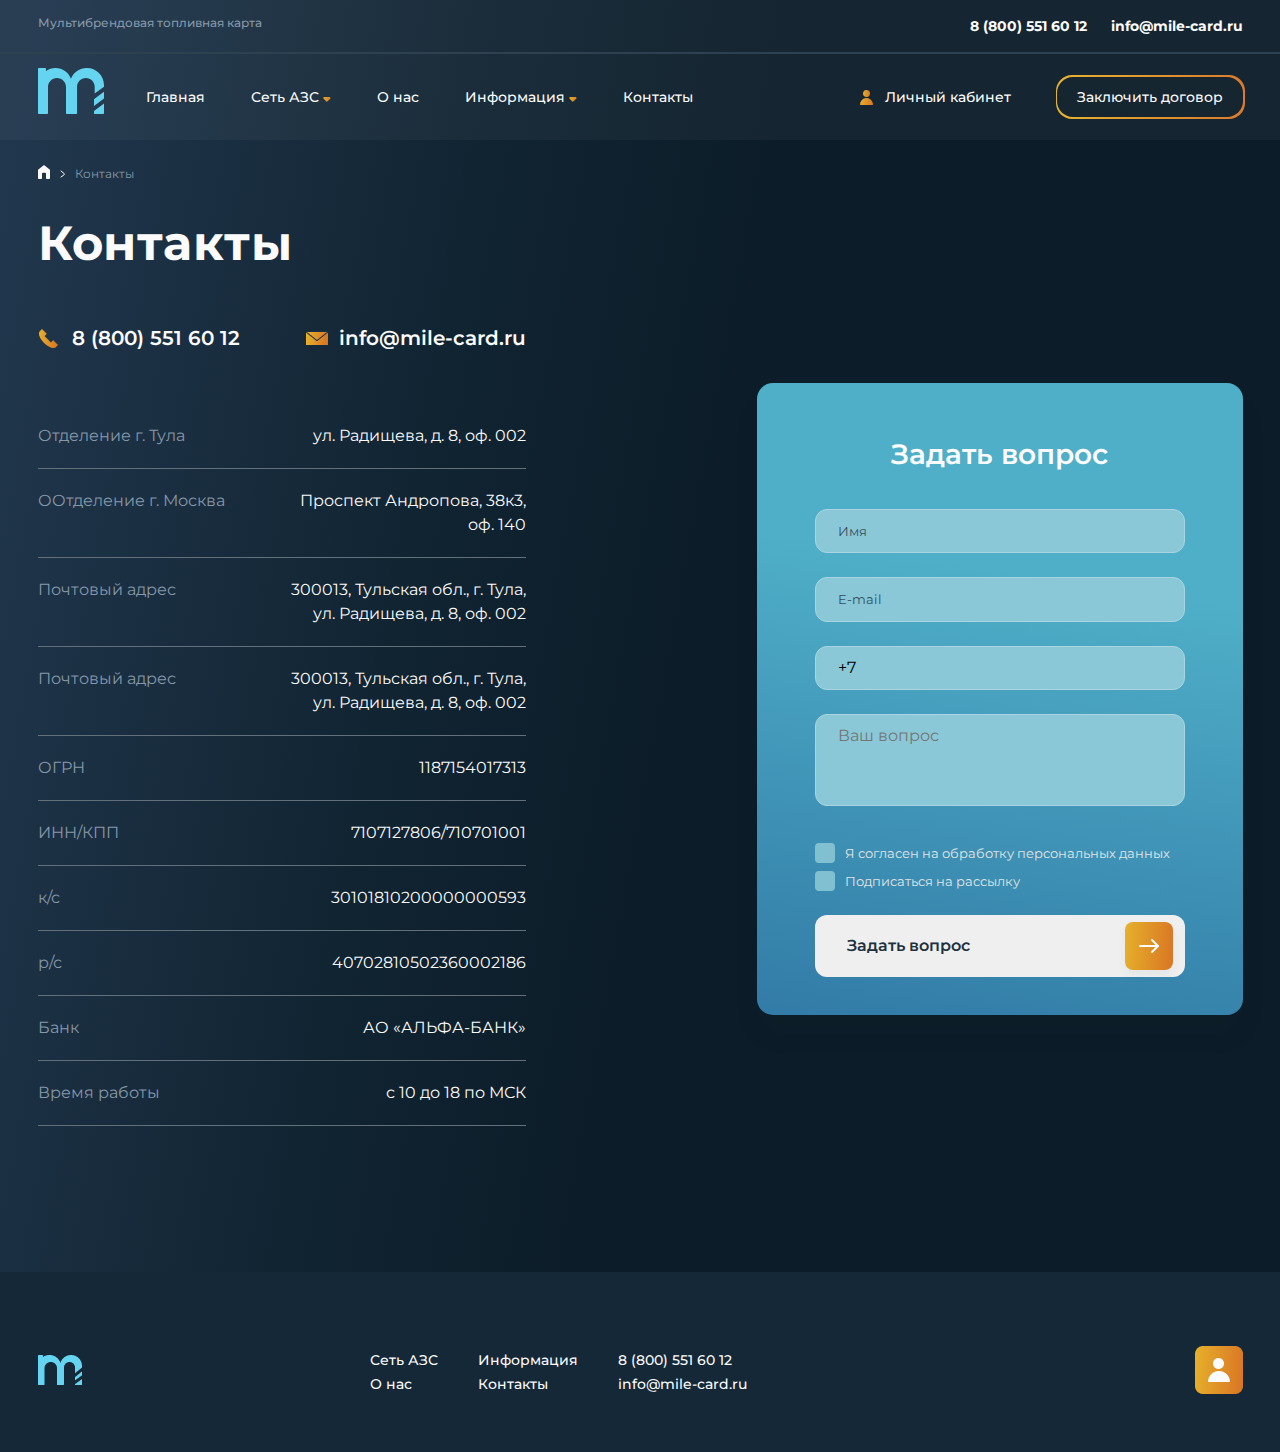
<file: contacts.html>
<!DOCTYPE html>
<html lang="ru">

<head>
  <meta charset="UTF-8">
  <meta name="viewport" content="width=device-width, initial-scale=1.0">
  <link rel="shortcut icon" href="img/favicon.ico" type="image/x-icon">
  <meta http-equiv="X-UA-Compatible" content="ie=edge">
  <meta name="theme-color" content="#111111">
  
  <title>New site</title>
  <link rel="stylesheet" href="css/vendor.css">
  <link rel="stylesheet" href="css/main.css">
  <link rel="preconnect" href="https://fonts.googleapis.com">
<link rel="preconnect" href="https://fonts.gstatic.com" crossorigin>
<link href="https://fonts.googleapis.com/css2?family=Montserrat:wght@400;500;600;700&display=swap" rel="stylesheet">
<link href="https://unpkg.com/aos@2.3.1/dist/aos.css" rel="stylesheet">
</head>

<body>
  <div class="site-container">
    <header class="header">
  <div class="burger__menu ">
    <ul class="header__menu header__menu--mobile">
      <li class="header__menu-item a"><a href="index.html">Главная</a></li>
      <li class="header__menu-item a"><a href="index.html">Сеть АЗС</a></li>
      <li class="header__menu-item a"><a href="aboutus.html">О нас</a></li>
      <li class="header__menu-item a"><a href="faq.html">Частые вопросы</a></li>
      <li class="header__menu-item a"><a href="news.html">Новости и статьи</a></li>
      <li class="header__menu-item a"><a href="contacts.html">
        Контакты
      </a></li>
     <li>
      <div class="header__second-line-buttons-item">
        <button class="log-in__btn">
          <img src="img/profile-img.png" alt="asdas">
          Личный кабинет
        </button>
      </div>
     </li>
    
     <li>
      <div class="header__second-line-buttons-item">
        <a href="contract.html">
          <button class="action__btn action__btn--mobile">
            <a href="contract.html">Заключить договор</a>
          </button>
        </a>
        
        <div class="gradient__border"></div>
      
    </div>
     </li>
    </ul>
    
  </div>
  <div class="container">
   <div class="header__first-line">
    <div class="footer__logo-mobile">
      <a href="index.html">
        <img src="img/footer__logo.png" alt="">
        <div class="footer__logo-mobile-text">
          Мультибрендовая топливная карта
        </div>
      </a>
    </div> 
     <div class="header__first-line-name">
      Мультибрендовая топливная карта
     </div>
     <div class="header__first-line-info">
       <div class="header__first-line-info-item">
         <a href="tel:12345678" type="phone">8 (800) 551 60 12</a>
       </div>
       <div class="header__first-line-info-item">
         <a href="#" type="e-mail">info@mile-card.ru</a>
       </div>
     </div>
    
     
    <div class="mobile__header">
      <div class="header__phone-mobile">
        <a href="tel:12345678"><img src="img/mob-phone.png" alt=""></a>
        
      </div>

      <div class="burger__wrapper">
        <div id="nav-icon4">
          <span></span>
          <span></span>
          <span></span>
        </div>

        
      </div>
    </div>
       
     
   </div>
  </div>
  <div class="header__line">

  </div>

  <div class="container">
    <div class="header__second-line">
      <div class="header__second-line-menu">
        <div class="header__logo">
          <a href="index.html">
            <img src="img/header__logo.svg" alt="">
          </a>
        </div>
        <ul class="header__menu">
          <li class="header__menu-item a"><a href="index.html">Главная</a></li>
          <li class=" header__menu-item dropdown">
            <button class="dropbtn">Сеть АЗС 
              <img src="img/drop.png" alt="">
            </button>
            <div class="dropdown-content">
              <a href="#">Сеть АЗС</a>
              <a href="#">Регионы АЗС</a>
              <a href="#">Бренды партнеров</a>
            </div>
          </li>
          <li class="header__menu-item a"><a href="aboutus.html">О нас</a></li>
          <li class=" header__menu-item dropdown">
            <button class="dropbtn">Информация
              <img src="img/drop.png" alt="">
            </button>
            <div class="dropdown-content">
              <a href="faq.html">Частые вопросы</a>
              <a href="news.html">Новости и статьи</a>
              <a href="#">Торги и конкурсы</a>
            </div>
          </li>
          <li class="header__menu-item a" ><a href="contacts.html">
            Контакты
          </a></li>
        </ul>
      </div>


      <div class="header__second-line-buttons">
        <div class="header__second-line-buttons-item">
          <button class="log-in__btn">
            <img src="img/profile-img.png" alt="asdas">
            Личный кабинет
          </button>
        </div>
      
        <div class="header__second-line-buttons-item">
          <a href="contract.html">
            <button class="action__btn">
              <a href="contract.html">Заключить договор</a>
            </button>
          </a>
          
          <div class="gradient__border"></div>
        
      </div>
      </div>
    </div>
  </div>
</header>


    
    <section class="home">
      <div class="container">
        <div class="home__wrapper">
          <div class="home__img">
            <a href="index.html"><img src="img/home.svg" alt=""></a>
          </div>
          <div class="home__arrow">
            <img src="img/arrow__right.svg" alt="">
          </div>
          <div class="home__text">
            Контакты
          </div>
        </div>
      </div>
    </section>


    <section class="main-contatcs">
      <div class="container">
        <div class="page__title animate__fadeIn  animate__animated">
          Контакты
        </div>
        <div class="main-contacts__wrapper">
         <div class="left__side-contact">
          <div class="contacts__info animate__fadeInUp  animate__animated" >
            <div class="contacts__info-item">
              <img src="img/phone.png" alt="">
              8 (800) 551 60 12
            </div>
            <div class="contacts__info-item">
              <img src="img/mail.png" alt="">
              info@mile-card.ru
            </div>

            
          </div>
          <div class="contacts__info-table animate__fadeInUp  animate__animated animate__delay-1s">
            <div class="contacts__info-table-row">
              <div class="contacts__info-row-name">
                Отделение г. Тула
              </div>
              <div class="contacts__info-row-value">
                ул. Радищева, д. 8, оф. 002
              </div>
            </div>
            <div class="contacts__info-table-row">
              <div class="contacts__info-row-name">
                ООтделение г. Москва
              </div>
              <div class="contacts__info-row-value">
                Проспект Андропова, 38к3,<br> <span>оф. 140</span>
              </div>
            </div>
            <div class="contacts__info-table-row">
              <div class="contacts__info-row-name">
                Почтовый адрес
              </div>
              <div class="contacts__info-row-value">
                300013, Тульская обл., г. Тула,<br> <span>ул. Радищева, д. 8, оф. 002</span>
              </div>
            </div>
            <div class="contacts__info-table-row">
              <div class="contacts__info-row-name">
                Почтовый адрес
              </div>
              <div class="contacts__info-row-value">
                300013, Тульская обл., г. Тула,<br> <span>ул. Радищева, д. 8, оф. 002</span>
              </div>
            </div>
            <div class="contacts__info-table-row">
              <div class="contacts__info-row-name">
                ОГРН
              </div>
              <div class="contacts__info-row-value">
                1187154017313
              </div>
            </div>
            <div class="contacts__info-table-row">
              <div class="contacts__info-row-name">
                ИНН/КПП 
              </div>
              <div class="contacts__info-row-value">
                7107127806/710701001
              </div>
            </div>
            <div class="contacts__info-table-row">
              <div class="contacts__info-row-name">
                к/с 
              </div>
              <div class="contacts__info-row-value">
                30101810200000000593
              </div>
            </div>
            <div class="contacts__info-table-row">
              <div class="contacts__info-row-name">
                р/с 
              </div>
              <div class="contacts__info-row-value">
                40702810502360002186
              </div>
            </div>
            <div class="contacts__info-table-row">
              <div class="contacts__info-row-name">
                Банк 
                 
              </div>
              <div class="contacts__info-row-value">
                АО «АЛЬФА-БАНК»
              </div>
            </div>
            <div class="contacts__info-table-row">
              <div class="contacts__info-row-name">
                Время работы
              </div>
              <div class="contacts__info-row-value">
                с 10 до 18 по МСК
              </div>
            </div>
          </div>
         </div>

         <div class="right__slide-contact  animate__fadeInUp  animate__animated animate__delay-1s">
           <div class="right__slide-contact-card">
             <div class="contact-card__title">
              Задать вопрос
             </div>
             <div class="contact-card__form">
               <div class="contact-card__item">
                 <input class="input__line" type="text" placeholder="Имя">
               </div>
               <div class="contact-card__item">
                <input class="input__line" type="email" placeholder="E-mail">
              </div>
              <div class="contact-card__item">
                <input class="input__line" type="tel" placeholder="+7" value="+7">
              </div>
              <div class="contact-card__item">
                <textarea name="" id="" cols="30" rows="10" placeholder="Ваш вопрос"></textarea>
              </div>
              <div class="contact-card__item">
                <label class="custom-checkbox"> 
                  <input class="hidden-checkbox" type="checkbox">
                  <div class="checkbox"> 
                      <svg class="checkmark" xmlns="http://www.w3.org/2000/svg" width="24" height="24" viewBox="0 0 24 24"><path fill="#ffffff" d="M20.285 2l-11.285 11.567-5.286-5.011-3.714 3.716 9 8.728 15-15.285z"/></svg>
                      </div>
                      <span class="contact-card__text">Я согласен на обработку персональных данных</span>
              </label>
              </div>
              <div class="contact-card__item">
                <label class="custom-checkbox"> 
                  <input class="hidden-checkbox" type="checkbox">
                  <div class="checkbox"> 
                      <svg class="checkmark" xmlns="http://www.w3.org/2000/svg" width="24" height="24" viewBox="0 0 24 24"><path fill="#ffffff" d="M20.285 2l-11.285 11.567-5.286-5.011-3.714 3.716 9 8.728 15-15.285z"/></svg>
                     
                      </div>
                  Подписаться на рассылку
              </label>
              </div>
              <div class="contact-card__item">
                <div class="main__btn main__btn--contacts">
                  <button>
                    Задать вопрос
                  <div class="block__arrow">
                    <img src="img/arrow.svg" alt="">
                  </div>
                  </button>
                </div>
              </div>
               
             </div>
           </div>
         </div>
        </div>
      </div>
    </section>
  


    
    <footer class="footer">
  <div class="container">
  <div class="footer__wrapper">
    <div class="footer__logo">
      <img src="img/footer__logo.png" alt="">
    </div> 
    <div class="footer__menu-wrapper">
      <ul class="footer__menu menu1">
        <li class="footer__links"><a href="#">Сеть АЗС</a></li>
        <li class="footer__links"><a href="aboutus.html">О нас</a></li>
      </ul>
      <ul class="footer__menu menu2">
        <li class="footer__links"><a href="#">Информация</a></li>
        <li class="footer__links"><a href="#">Контакты</a></li>
      </ul>
      <ul class="footer__menu menu3">
        <li class="footer__links">8 (800) 551 60 12</li>
        <li class="footer__links">info@mile-card.ru</li>
      </ul>
    </div>

    <div class="footer__profile">
      <img src="img/profille.png" alt="">
    </div>
  </div>
  </div>
</footer>

    
  </div>
  <script
  src="https://code.jquery.com/jquery-3.6.0.min.js"
  integrity="sha256-/xUj+3OJU5yExlq6GSYGSHk7tPXikynS7ogEvDej/m4="
  crossorigin="anonymous"></script>
  <script src="js/vendor.js"></script>
  <script src="js/main.js"></script>
  <script src="https://unpkg.com/aos@2.3.1/dist/aos.js"></script>
  <script>
    AOS.init();
  </script>
</body>

</html>
</file>
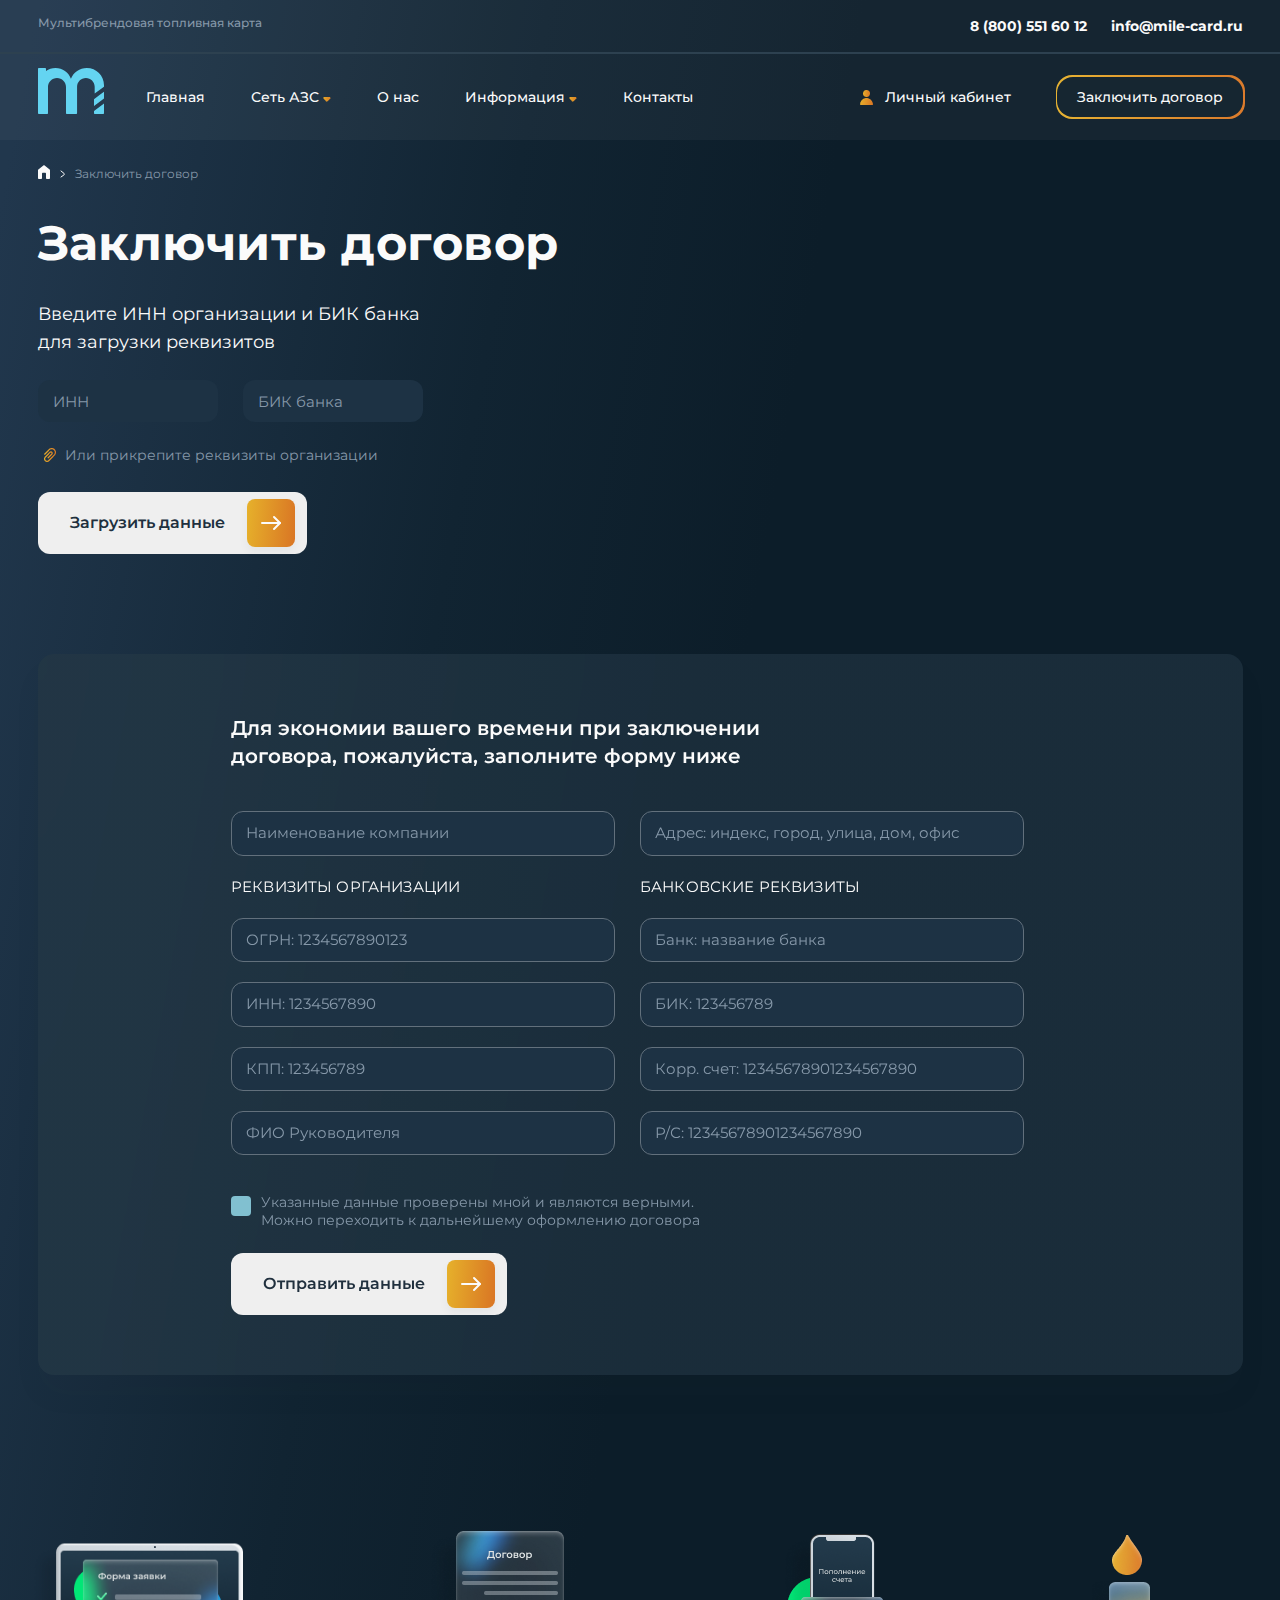
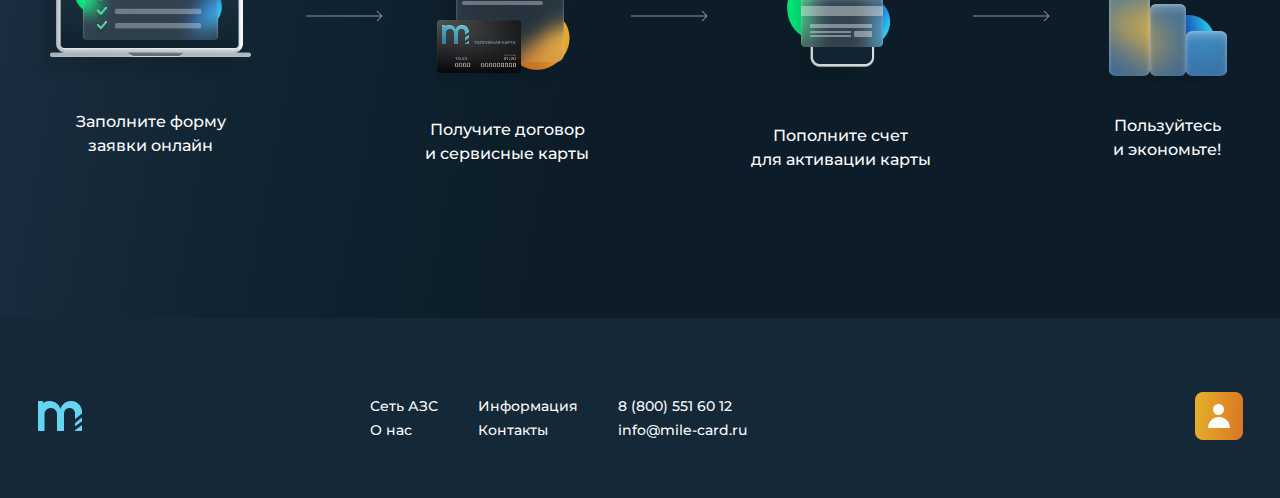
<file: contract.html>
<!DOCTYPE html>
<html lang="ru">

<head>
  <meta charset="UTF-8">
  <meta name="viewport" content="width=device-width, initial-scale=1.0">
  <link rel="shortcut icon" href="img/favicon.ico" type="image/x-icon">
  <meta http-equiv="X-UA-Compatible" content="ie=edge">
  <meta name="theme-color" content="#111111">
  
  <title>New site</title>
  <link rel="stylesheet" href="css/vendor.css">
  <link rel="stylesheet" href="css/main.css">
  <link rel="preconnect" href="https://fonts.googleapis.com">
<link rel="preconnect" href="https://fonts.gstatic.com" crossorigin>
<link href="https://fonts.googleapis.com/css2?family=Montserrat:wght@400;500;600;700&display=swap" rel="stylesheet">
</head>

<body>
  <div class="site-container">
    <header class="header">
  <div class="burger__menu ">
    <ul class="header__menu header__menu--mobile">
      <li class="header__menu-item a"><a href="index.html">Главная</a></li>
      <li class="header__menu-item a"><a href="index.html">Сеть АЗС</a></li>
      <li class="header__menu-item a"><a href="aboutus.html">О нас</a></li>
      <li class="header__menu-item a"><a href="faq.html">Частые вопросы</a></li>
      <li class="header__menu-item a"><a href="news.html">Новости и статьи</a></li>
      <li class="header__menu-item a"><a href="contacts.html">
        Контакты
      </a></li>
     <li>
      <div class="header__second-line-buttons-item">
        <button class="log-in__btn">
          <img src="img/profile-img.png" alt="asdas">
          Личный кабинет
        </button>
      </div>
     </li>
    
     <li>
      <div class="header__second-line-buttons-item">
        <a href="contract.html">
          <button class="action__btn action__btn--mobile">
            <a href="contract.html">Заключить договор</a>
          </button>
        </a>
        
        <div class="gradient__border"></div>
      
    </div>
     </li>
    </ul>
    
  </div>
  <div class="container">
   <div class="header__first-line">
    <div class="footer__logo-mobile">
      <a href="index.html">
        <img src="img/footer__logo.png" alt="">
        <div class="footer__logo-mobile-text">
          Мультибрендовая топливная карта
        </div>
      </a>
    </div> 
     <div class="header__first-line-name">
      Мультибрендовая топливная карта
     </div>
     <div class="header__first-line-info">
       <div class="header__first-line-info-item">
         <a href="tel:12345678" type="phone">8 (800) 551 60 12</a>
       </div>
       <div class="header__first-line-info-item">
         <a href="#" type="e-mail">info@mile-card.ru</a>
       </div>
     </div>
    
     
    <div class="mobile__header">
      <div class="header__phone-mobile">
        <a href="tel:12345678"><img src="img/mob-phone.png" alt=""></a>
        
      </div>

      <div class="burger__wrapper">
        <div id="nav-icon4">
          <span></span>
          <span></span>
          <span></span>
        </div>

        
      </div>
    </div>
       
     
   </div>
  </div>
  <div class="header__line">

  </div>

  <div class="container">
    <div class="header__second-line">
      <div class="header__second-line-menu">
        <div class="header__logo">
          <a href="index.html">
            <img src="img/header__logo.svg" alt="">
          </a>
        </div>
        <ul class="header__menu">
          <li class="header__menu-item a"><a href="index.html">Главная</a></li>
          <li class=" header__menu-item dropdown">
            <button class="dropbtn">Сеть АЗС 
              <img src="img/drop.png" alt="">
            </button>
            <div class="dropdown-content">
              <a href="#">Сеть АЗС</a>
              <a href="#">Регионы АЗС</a>
              <a href="#">Бренды партнеров</a>
            </div>
          </li>
          <li class="header__menu-item a"><a href="aboutus.html">О нас</a></li>
          <li class=" header__menu-item dropdown">
            <button class="dropbtn">Информация
              <img src="img/drop.png" alt="">
            </button>
            <div class="dropdown-content">
              <a href="faq.html">Частые вопросы</a>
              <a href="news.html">Новости и статьи</a>
              <a href="#">Торги и конкурсы</a>
            </div>
          </li>
          <li class="header__menu-item a" ><a href="contacts.html">
            Контакты
          </a></li>
        </ul>
      </div>


      <div class="header__second-line-buttons">
        <div class="header__second-line-buttons-item">
          <button class="log-in__btn">
            <img src="img/profile-img.png" alt="asdas">
            Личный кабинет
          </button>
        </div>
      
        <div class="header__second-line-buttons-item">
          <a href="contract.html">
            <button class="action__btn">
              <a href="contract.html">Заключить договор</a>
            </button>
          </a>
          
          <div class="gradient__border"></div>
        
      </div>
      </div>
    </div>
  </div>
</header>


    
    <section class="home">
      <div class="container">
        <div class="home__wrapper">
          <div class="home__img">
            <a href="index.html"><img src="img/home.svg" alt=""></a>
          </div>
          <div class="home__arrow">
            <img src="img/arrow__right.svg" alt="">
          </div>
          <div class="home__text">
            Заключить договор
          </div>
        </div>
      </div>
    </section>


    <div class="container">
      <div class="page__title">
        Заключить договор
      </div>
      <div class="page__description">
        Введите ИНН организации и БИК банка для загрузки реквизитов
      </div>
    </div>


    <section class="form__contract">
      <div class="container">
        <div class="placeholder-form">
          <div class="placeholder-container">
            <input type="text" placeholder=" " />
            <label>ИНН</label>
          </div>
          <div class="placeholder-container placeholder-container--2">
            <input type="text" placeholder=" " />
            <label>БИК банка</label>
          </div>

        
        </div>

        <div class="button__add">
          <button class="button__add-main button__add-main-push">
            <img src="img/add.png" alt="">
           <a href="#"> Или прикрепите реквизиты организации</a>
          </button>
        </div>

        <div class="main__btn">
          <button>
            Загрузить данные
          <div class="block__arrow">
            <img src="img/arrow.svg" alt="">
          </div>
          </button>
        </div>
      </div>
    </section>
<div class="container">
  
  <section class="big-form-contract  big-form-contract--active">
    <div class="container">
      <div class="big-form-contract__wrapper">
        <div class="big-form__title">
          Для экономии вашего времени при заключении 
          договора, пожалуйста, заполните форму ниже
        </div>
        <form class="big-form">
          <div class="placeholder-form">
            <div class="placeholder-container placeholder-container--big">
              <input type="text" placeholder=" " />
              <label>Наименование компании</label>
            </div>
            <div class="placeholder-container placeholder-container--big">
              <input type="text" placeholder=" " />
              <label>Адрес: индекс, город, улица, дом, офис</label>
            </div>
  
          
          </div>

          

          <div class="placeholder-form__wrapper">
          <div class="placeholder-form__block">
            <div class="big-form__subtitle">
              <div class="big-form__subtitle-item">
                Реквизиты организации
              </div>
              
            </div>
            <div class="placeholder-form">
              <div class="placeholder-container placeholder-container--big">
                <input type="text" placeholder=" " />
                <label>ОГРН: 1234567890123</label>
              </div>
              <div class="placeholder-container placeholder-container--big">
                <input type="text" placeholder=" " />
                <label>ИНН: 1234567890</label>
              </div>
    
            
            </div>
            <div class="placeholder-form">
              <div class="placeholder-container placeholder-container--big">
                <input type="text" placeholder=" " />
                <label>КПП: 123456789</label>
              </div>
              <div class="placeholder-container placeholder-container--big">
                <input type="text" placeholder=" " />
                <label>ФИО Руководителя</label>
              </div>
    
            
            </div>
          </div>


          <div class="placeholder-form__block">
            <div class="big-form__subtitle">
              <div class="big-form__subtitle-item">
                Банковские реквизиты
              </div>
              
            </div>
            <div class="placeholder-form">
              <div class="placeholder-container placeholder-container--big">
                <input type="text" placeholder=" " />
                <label>Банк: название банка</label>
              </div>
              <div class="placeholder-container placeholder-container--big">
                <input type="text" placeholder=" " />
                <label>БИК: 123456789</label>
              </div>
    
            
            </div>
            <div class="placeholder-form">
              <div class="placeholder-container placeholder-container--big">
                <input type="text" placeholder=" " />
                <label>Корр. счет: 12345678901234567890</label>
              </div>
              <div class="placeholder-container placeholder-container--big">
                <input type="text" placeholder=" " />
                <label>Р/С: 12345678901234567890</label>
              </div>
    
            
            </div>
          </div>
          </div>

    


          <label class="custom-checkbox custom-checkbox--big"> 
            <input class="hidden-checkbox" type="checkbox">
            <div class="checkbox"> 
                <svg class="checkmark" xmlns="http://www.w3.org/2000/svg" width="24" height="24" viewBox="0 0 24 24"><path fill="#ffffff" d="M20.285 2l-11.285 11.567-5.286-5.011-3.714 3.716 9 8.728 15-15.285z"/></svg>
               
                </div>
                <span>Указанные данные проверены мной и являются верными. Можно переходить к дальнейшему оформлению договора</span>
        </label>

        <div class="main__btn">
          <button>
            Отправить данные
          <div class="block__arrow">
            <img src="img/arrow.svg" alt="">
          </div>
          </button>
        </div>

        </form>
      </div>
    </div>
  </section>

</div>
    <section class="steps">
      <div class="container">
        <div class="steps__wrapper">
          <div class="steps__item">
            <div class="steps__item-img steps__item-img--1">
              <img src="img/steps1.png" alt="">
            </div>
            <div class="steps__item-title">
              Заполните форму заявки онлайн
            </div>
          </div>
          <div class="steps__arrow">
            <img src="img/steps__arrow.png" alt="">
          </div>
          <div class="steps__item">
            <div class="steps__item-img">
              <img src="img/steps2.png" alt="">
            </div>
            <div class="steps__item-title">
              Получите договор <br>и сервисные карты

            </div>
          </div>
          <div class="steps__arrow">
            <img src="img/steps__arrow.png" alt="">
          </div>
          <div class="steps__item">
            <div class="steps__item-img">
              <img src="img/steps3.png" alt="">
            </div>
            <div class="steps__item-title">
              Пополните счет <br>для активации карты

            </div>
          </div>
          <div class="steps__arrow">
            <img src="img/steps__arrow.png" alt="">
          </div>
          <div class="steps__item">
            <div class="steps__item-img">
              <img src="img/steps4.png" alt="">
            </div>
            <div class="steps__item-title">
              Пользуйтесь <br>и экономьте!
            </div>
          </div>
        </div>
      </div>
    </section>
    


    <footer class="footer">
  <div class="container">
  <div class="footer__wrapper">
    <div class="footer__logo">
      <img src="img/footer__logo.png" alt="">
    </div> 
    <div class="footer__menu-wrapper">
      <ul class="footer__menu menu1">
        <li class="footer__links"><a href="#">Сеть АЗС</a></li>
        <li class="footer__links"><a href="aboutus.html">О нас</a></li>
      </ul>
      <ul class="footer__menu menu2">
        <li class="footer__links"><a href="#">Информация</a></li>
        <li class="footer__links"><a href="#">Контакты</a></li>
      </ul>
      <ul class="footer__menu menu3">
        <li class="footer__links">8 (800) 551 60 12</li>
        <li class="footer__links">info@mile-card.ru</li>
      </ul>
    </div>

    <div class="footer__profile">
      <img src="img/profille.png" alt="">
    </div>
  </div>
  </div>
</footer>

    
  </div>
  <script
  src="https://code.jquery.com/jquery-3.6.0.min.js"
  integrity="sha256-/xUj+3OJU5yExlq6GSYGSHk7tPXikynS7ogEvDej/m4="
  crossorigin="anonymous"></script>
  <script src="js/vendor.js"></script>
  <script src="js/main.js"></script>
</body>

</html>
</file>
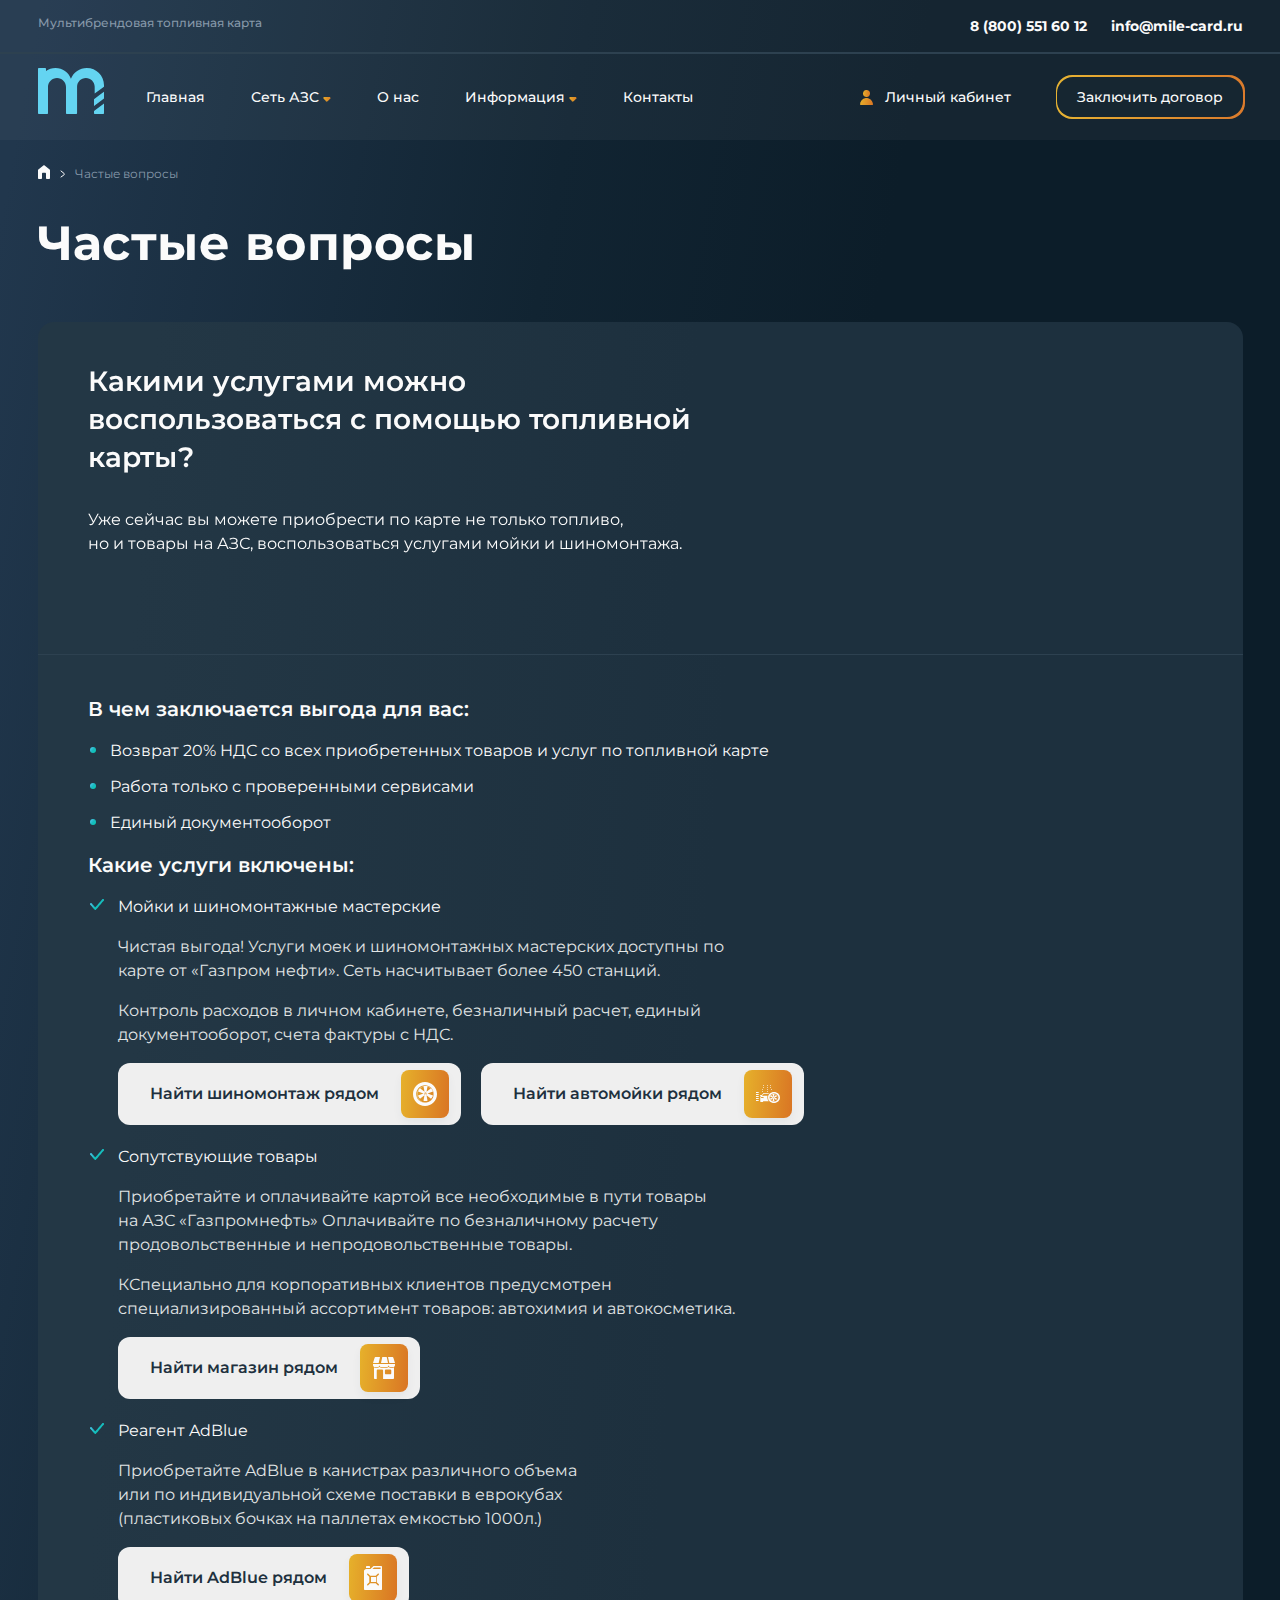
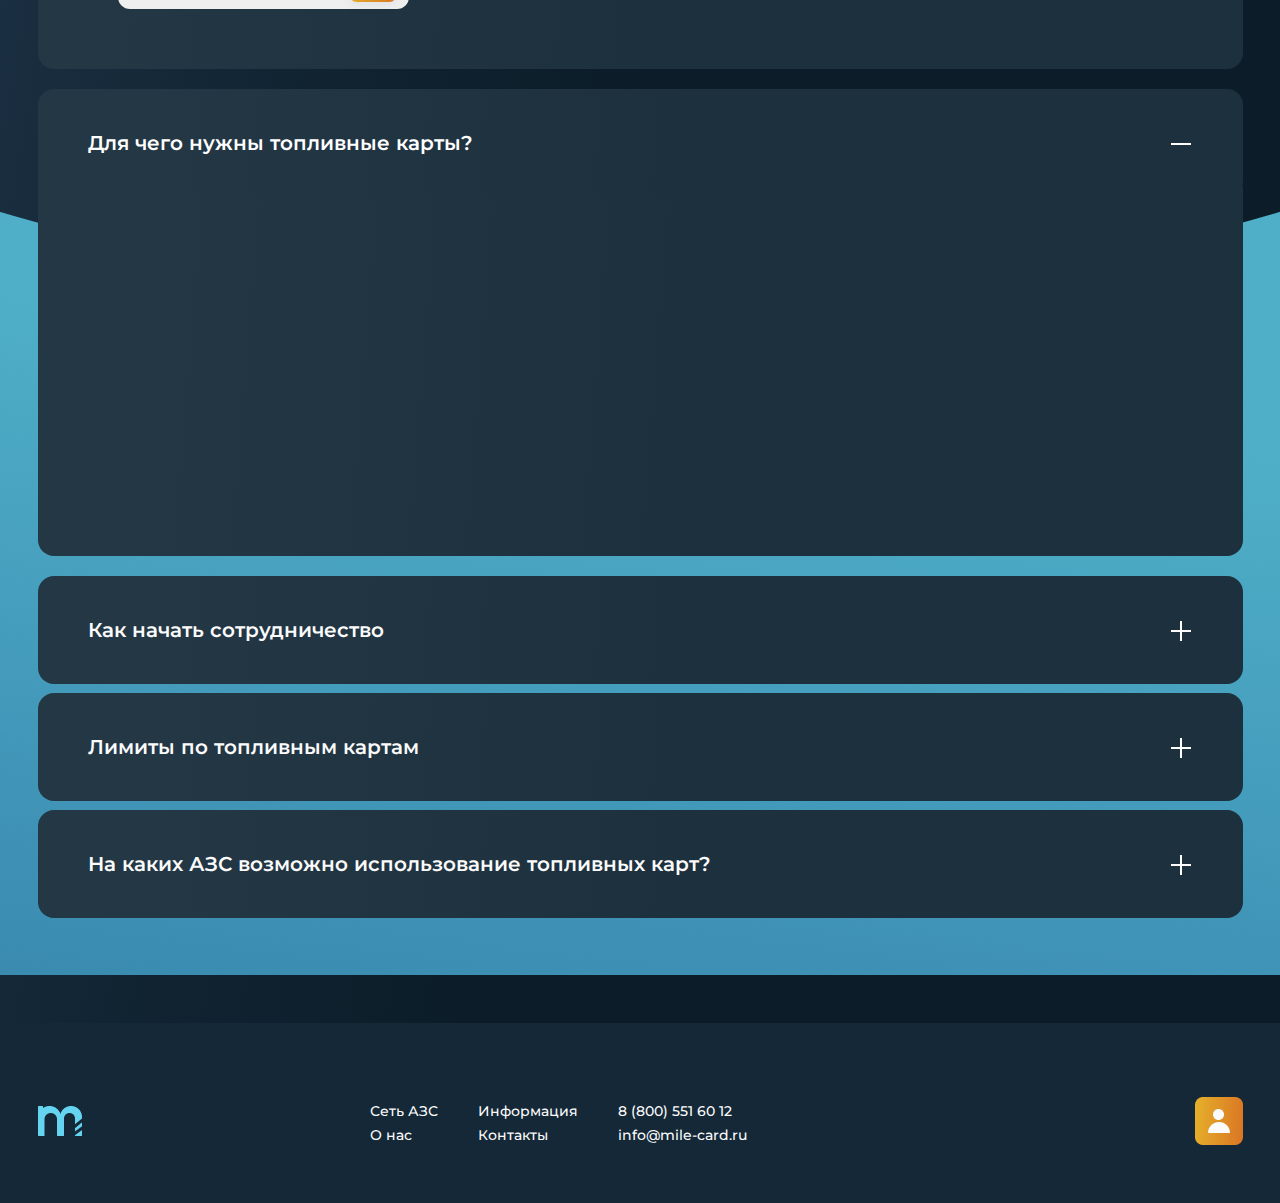
<file: faq.html>
<!DOCTYPE html>
<html lang="ru">

<head>
  <meta charset="UTF-8">
  <meta name="viewport" content="width=device-width, initial-scale=1.0">
  <link rel="shortcut icon" href="img/favicon.ico" type="image/x-icon">
  <meta http-equiv="X-UA-Compatible" content="ie=edge">
  <meta name="theme-color" content="#111111">
  
  <title>New site</title>
  <link rel="stylesheet" href="css/vendor.css">
  <link rel="stylesheet" href="css/main.css">
  <link rel="preconnect" href="https://fonts.googleapis.com">
<link rel="preconnect" href="https://fonts.gstatic.com" crossorigin>
<link href="https://fonts.googleapis.com/css2?family=Montserrat:wght@400;500;600;700&display=swap" rel="stylesheet">
<link href="https://unpkg.com/aos@2.3.1/dist/aos.css" rel="stylesheet">
</head>

<body>
  <div class="site-container">
    <header class="header">
  <div class="burger__menu ">
    <ul class="header__menu header__menu--mobile">
      <li class="header__menu-item a"><a href="index.html">Главная</a></li>
      <li class="header__menu-item a"><a href="index.html">Сеть АЗС</a></li>
      <li class="header__menu-item a"><a href="aboutus.html">О нас</a></li>
      <li class="header__menu-item a"><a href="faq.html">Частые вопросы</a></li>
      <li class="header__menu-item a"><a href="news.html">Новости и статьи</a></li>
      <li class="header__menu-item a"><a href="contacts.html">
        Контакты
      </a></li>
     <li>
      <div class="header__second-line-buttons-item">
        <button class="log-in__btn">
          <img src="img/profile-img.png" alt="asdas">
          Личный кабинет
        </button>
      </div>
     </li>
    
     <li>
      <div class="header__second-line-buttons-item">
        <a href="contract.html">
          <button class="action__btn action__btn--mobile">
            <a href="contract.html">Заключить договор</a>
          </button>
        </a>
        
        <div class="gradient__border"></div>
      
    </div>
     </li>
    </ul>
    
  </div>
  <div class="container">
   <div class="header__first-line">
    <div class="footer__logo-mobile">
      <a href="index.html">
        <img src="img/footer__logo.png" alt="">
        <div class="footer__logo-mobile-text">
          Мультибрендовая топливная карта
        </div>
      </a>
    </div> 
     <div class="header__first-line-name">
      Мультибрендовая топливная карта
     </div>
     <div class="header__first-line-info">
       <div class="header__first-line-info-item">
         <a href="tel:12345678" type="phone">8 (800) 551 60 12</a>
       </div>
       <div class="header__first-line-info-item">
         <a href="#" type="e-mail">info@mile-card.ru</a>
       </div>
     </div>
    
     
    <div class="mobile__header">
      <div class="header__phone-mobile">
        <a href="tel:12345678"><img src="img/mob-phone.png" alt=""></a>
        
      </div>

      <div class="burger__wrapper">
        <div id="nav-icon4">
          <span></span>
          <span></span>
          <span></span>
        </div>

        
      </div>
    </div>
       
     
   </div>
  </div>
  <div class="header__line">

  </div>

  <div class="container">
    <div class="header__second-line">
      <div class="header__second-line-menu">
        <div class="header__logo">
          <a href="index.html">
            <img src="img/header__logo.svg" alt="">
          </a>
        </div>
        <ul class="header__menu">
          <li class="header__menu-item a"><a href="index.html">Главная</a></li>
          <li class=" header__menu-item dropdown">
            <button class="dropbtn">Сеть АЗС 
              <img src="img/drop.png" alt="">
            </button>
            <div class="dropdown-content">
              <a href="#">Сеть АЗС</a>
              <a href="#">Регионы АЗС</a>
              <a href="#">Бренды партнеров</a>
            </div>
          </li>
          <li class="header__menu-item a"><a href="aboutus.html">О нас</a></li>
          <li class=" header__menu-item dropdown">
            <button class="dropbtn">Информация
              <img src="img/drop.png" alt="">
            </button>
            <div class="dropdown-content">
              <a href="faq.html">Частые вопросы</a>
              <a href="news.html">Новости и статьи</a>
              <a href="#">Торги и конкурсы</a>
            </div>
          </li>
          <li class="header__menu-item a" ><a href="contacts.html">
            Контакты
          </a></li>
        </ul>
      </div>


      <div class="header__second-line-buttons">
        <div class="header__second-line-buttons-item">
          <button class="log-in__btn">
            <img src="img/profile-img.png" alt="asdas">
            Личный кабинет
          </button>
        </div>
      
        <div class="header__second-line-buttons-item">
          <a href="contract.html">
            <button class="action__btn">
              <a href="contract.html">Заключить договор</a>
            </button>
          </a>
          
          <div class="gradient__border"></div>
        
      </div>
      </div>
    </div>
  </div>
</header>


    
    <section class="home">
      <div class="container">
        <div class="home__wrapper">
          <div class="home__img">
            <a href="index.html"><img src="img/home.svg" alt=""></a>
          </div>
          <div class="home__arrow">
            <img src="img/arrow__right.svg" alt="">
          </div>
          <div class="home__text " >
            Частые вопросы
          </div>
        </div>
      </div>
    </section>
    <div class="container">
      <div class="page__title" data-aos="fade-up" data-aos-once="true">
        Частые вопросы
      </div>
    </div>
    <div class="container">
      <section class="main__card-faq-header " data-aos="fade-up"
      data-aos-delay="300" data-aos-once="true">
       <div class="main__card-header">
        <div class="main__card-faq-title">
          Какими услугами можно воспользоваться с помощью топливной карты?
        </div>
        <div class="main__card-faq-description">
          Уже сейчас вы можете приобрести по карте не только топливо, <br>но и товары на АЗС, воспользоваться услугами мойки и шиномонтажа.

        </div>
       </div>
      </section>

      <section class="main__card-faq " data-aos="fade-up" data-aos-once="true"
      data-aos-delay="300">
        <div class="main__card-header">
         <div class="main__card-faq-subtitle">
          В чем заключается выгода для вас:
         </div>
        <ul class="benefits__list">
          <li class="benefits__list-link">Возврат 20% НДС со всех приобретенных товаров и услуг по топливной карте
          </li>
          <li class="benefits__list-link">Работа только с проверенными сервисами</li>
          <li class="benefits__list-link">Единый документооборот</li>
        </ul>
        </div>

        <div class="main__card-header">
          <div class="main__card-faq-subtitle">
            Какие услуги включены:
          </div>
          <ul class="action__block-list action__block-list--faq">
            <li>Мойки и шиномонтажные мастерские


              <div class="action__block-list-description">
               <p> Чистая выгода! Услуги моек и шиномонтажных мастерских доступны по карте от «Газпром нефти». Сеть насчитывает более 450 станций.</p>
              <p>Контроль расходов в личном кабинете, безналичный расчет, единый документооборот, счета фактуры с НДС.</p>
              </div>
              <div class="action__block-list-buttons">
                <div class="main__btn main__btn--faq">
                  <button>
                    Найти шиномонтаж рядом
                  <div class="block__arrow">
                    <img src="img/shina.svg" alt="">
                  </div>
                  </button>
                </div>
                <div class="main__btn">
                  <button>
                    Найти автомойки рядом
                  <div class="block__arrow">
                    <img src="img/ocw.svg" alt="">
                  </div>
                  </button>
                </div>
              </div>
            </li>
            <li>Сопутствующие товары

              <div class="action__block-list-description">
                <p>Приобретайте и оплачивайте картой все необходимые в пути товары <br>на АЗС «Газпромнефть» Оплачивайте по безналичному расчету продовольственные и непродовольственные товары.</p>
               <p>КСпециально для корпоративных клиентов предусмотрен специализированный ассортимент товаров: автохимия и автокосметика.</p>
               </div>
               <div class="action__block-list-buttons">
                <div class="main__btn">
                  <button>
                    Найти магазин рядом
                  <div class="block__arrow">
                    <img src="img/store.svg" alt="">
                  </div>
                  </button>
                </div>
               </div>
            </li>
            <li>Реагент AdBlue

              <div class="action__block-list-description">
                <p>Приобретайте AdBlue в канистрах различного объема <br>или по индивидуальной схеме поставки в еврокубах <br>(пластиковых бочках на паллетах емкостью 1000л.)
                </p>
               
               </div>
               <div class="action__block-list-buttons">
                <div class="main__btn">
                  <button>
                    Найти AdBlue рядом

                  <div class="block__arrow">
                    <img src="img/canister.svg" alt="">
                  </div>
                  </button>
                </div>
               </div>
            </li>
          </ul>
         </div>
       </section>
    </div>

    <section class="faq-tabs">
         <div class="container">
          <div id="accordion">
            <h3 class="select" ><span>Для чего нужны<br class="br__tabs-mobile"> топливные карты?</span></h3>
            <div class="tabs__text" id="tabs-1" style="height:370px">
              <ul class="benefits__list" data-aos="fade-up" data-aos-once="true">
                <li class="benefits__list-link">Главное преимущество – это получение налоговых вычетов по НДС. <br>Тем самым вы экономите 20% расходов на топливо.
                </li>
                <li class="benefits__list-link">Отказ от оплаты наличными. Используя карты для оплаты топлива, <br>вы исключаете возможность фальсификации чеков, вам не нужно выдавать наличные средства водителю, соответственно вы избавляетесь <br>от дополнительной бумажной волокиты.</li>
                <li class="benefits__list-link">Контроль расходов на ГСМ, а также сопутствующие услуги. Заправляя свой автопарк по топливным картам, вы максимально исключаете возможность нецелевого расходования средств вашими сотрудниками.</li>
              </ul>
            </div>
            <h3 class="" ><span>Как начать<br class="br__tabs-mobile"> сотрудничество</span></h3>
            <div class="tabs__text" id="tabs-2" style="height: 0px;">
              <ul class="benefits__list">
                <li class="benefits__list-link">Главное преимущество – это получение налоговых вычетов по НДС. <br>Тем самым вы экономите 20% расходов на топливо.
                </li>
                <li class="benefits__list-link">Отказ от оплаты наличными. Используя карты для оплаты топлива, <br>вы исключаете возможность фальсификации чеков, вам не нужно выдавать наличные средства водителю, соответственно вы избавляетесь <br>от дополнительной бумажной волокиты.</li>
                <li class="benefits__list-link">Контроль расходов на ГСМ, а также сопутствующие услуги. Заправляя свой автопарк по топливным картам, вы максимально исключаете возможность нецелевого расходования средств вашими сотрудниками.</li>
              </ul>
            </div>
            <h3 class="" ><span>Лимиты <br class="br__tabs-mobile">по топливным картам</span></h3>
            <div class="tabs__text" id="tabs-3" style="">
              <ul class="benefits__list" >
                <li class="benefits__list-link">Главное преимущество – это получение налоговых вычетов по НДС. <br>Тем самым вы экономите 20% расходов на топливо.
                </li>
                <li class="benefits__list-link">Отказ от оплаты наличными. Используя карты для оплаты топлива, <br>вы исключаете возможность фальсификации чеков, вам не нужно выдавать наличные средства водителю, соответственно вы избавляетесь <br>от дополнительной бумажной волокиты.</li>
                <li class="benefits__list-link">Контроль расходов на ГСМ, а также сопутствующие услуги. Заправляя свой автопарк по топливным картам, вы максимально исключаете возможность нецелевого расходования средств вашими сотрудниками.</li>
              </ul>
            </div>
            <h3 class="" ><span>На каких АЗС возможно<br class="br__tabs-mobile"> использование топливных<br class="br__tabs-mobile"> карт?</span></h3>
            <div class="tabs__text" id="tabs-4" style="height: 0px;">
              <ul class="benefits__list">
                <li class="benefits__list-link">Главное преимущество – это получение налоговых вычетов по НДС. <br>Тем самым вы экономите 20% расходов на топливо.
                </li>
                <li class="benefits__list-link">Отказ от оплаты наличными. Используя карты для оплаты топлива, <br>вы исключаете возможность фальсификации чеков, вам не нужно выдавать наличные средства водителю, соответственно вы избавляетесь <br>от дополнительной бумажной волокиты.</li>
                <li class="benefits__list-link">Контроль расходов на ГСМ, а также сопутствующие услуги. Заправляя свой автопарк по топливным картам, вы максимально исключаете возможность нецелевого расходования средств вашими сотрудниками.</li>
              </ul>
            </div>
          </div>
         </div>
    </section>
    

    
    <footer class="footer">
  <div class="container">
  <div class="footer__wrapper">
    <div class="footer__logo">
      <img src="img/footer__logo.png" alt="">
    </div> 
    <div class="footer__menu-wrapper">
      <ul class="footer__menu menu1">
        <li class="footer__links"><a href="#">Сеть АЗС</a></li>
        <li class="footer__links"><a href="aboutus.html">О нас</a></li>
      </ul>
      <ul class="footer__menu menu2">
        <li class="footer__links"><a href="#">Информация</a></li>
        <li class="footer__links"><a href="#">Контакты</a></li>
      </ul>
      <ul class="footer__menu menu3">
        <li class="footer__links">8 (800) 551 60 12</li>
        <li class="footer__links">info@mile-card.ru</li>
      </ul>
    </div>

    <div class="footer__profile">
      <img src="img/profille.png" alt="">
    </div>
  </div>
  </div>
</footer>

    
  </div>
</div>
<script
src="https://code.jquery.com/jquery-3.6.0.min.js"
integrity="sha256-/xUj+3OJU5yExlq6GSYGSHk7tPXikynS7ogEvDej/m4="
crossorigin="anonymous"></script>
  <script src="js/vendor.js"></script>
  <script src="js/main.js"></script>
  <script src="https://unpkg.com/aos@2.3.1/dist/aos.js"></script>
  <script>
    AOS.init();
  </script>
</body>

</html>
</file>
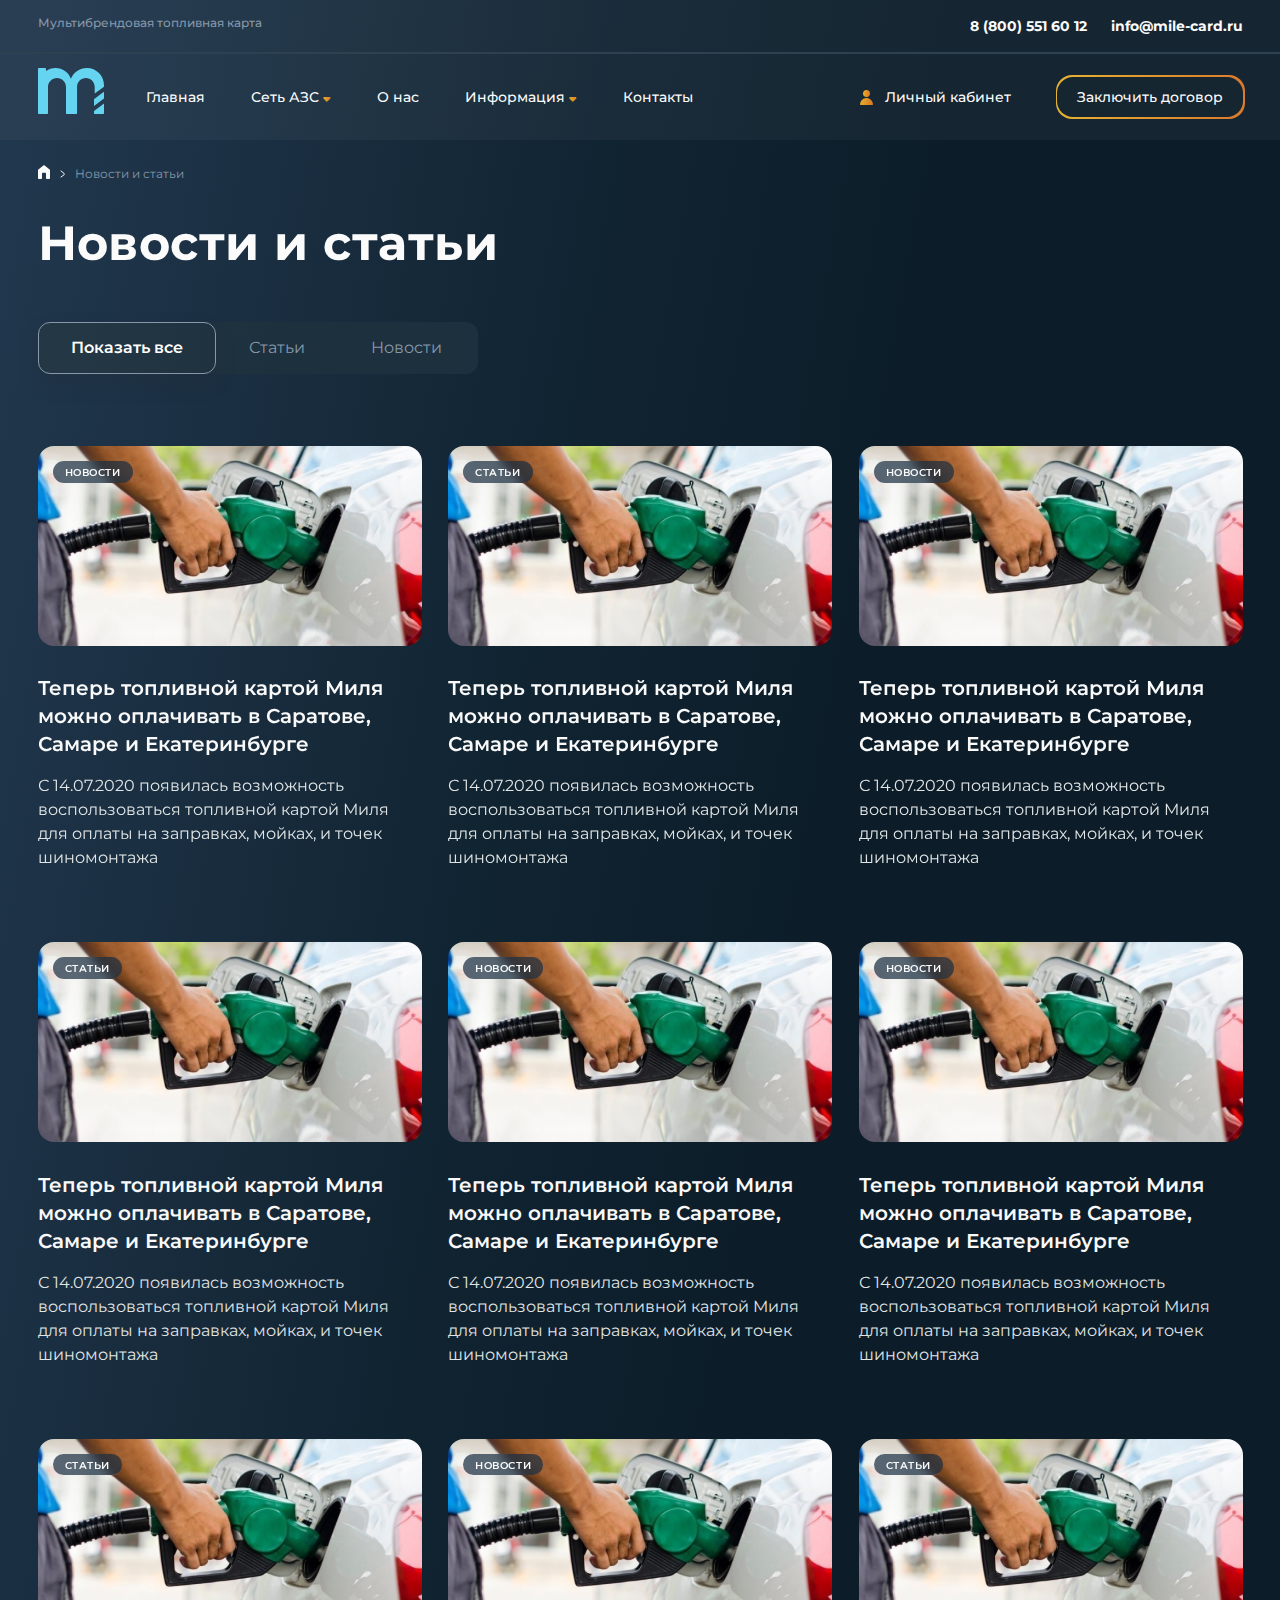
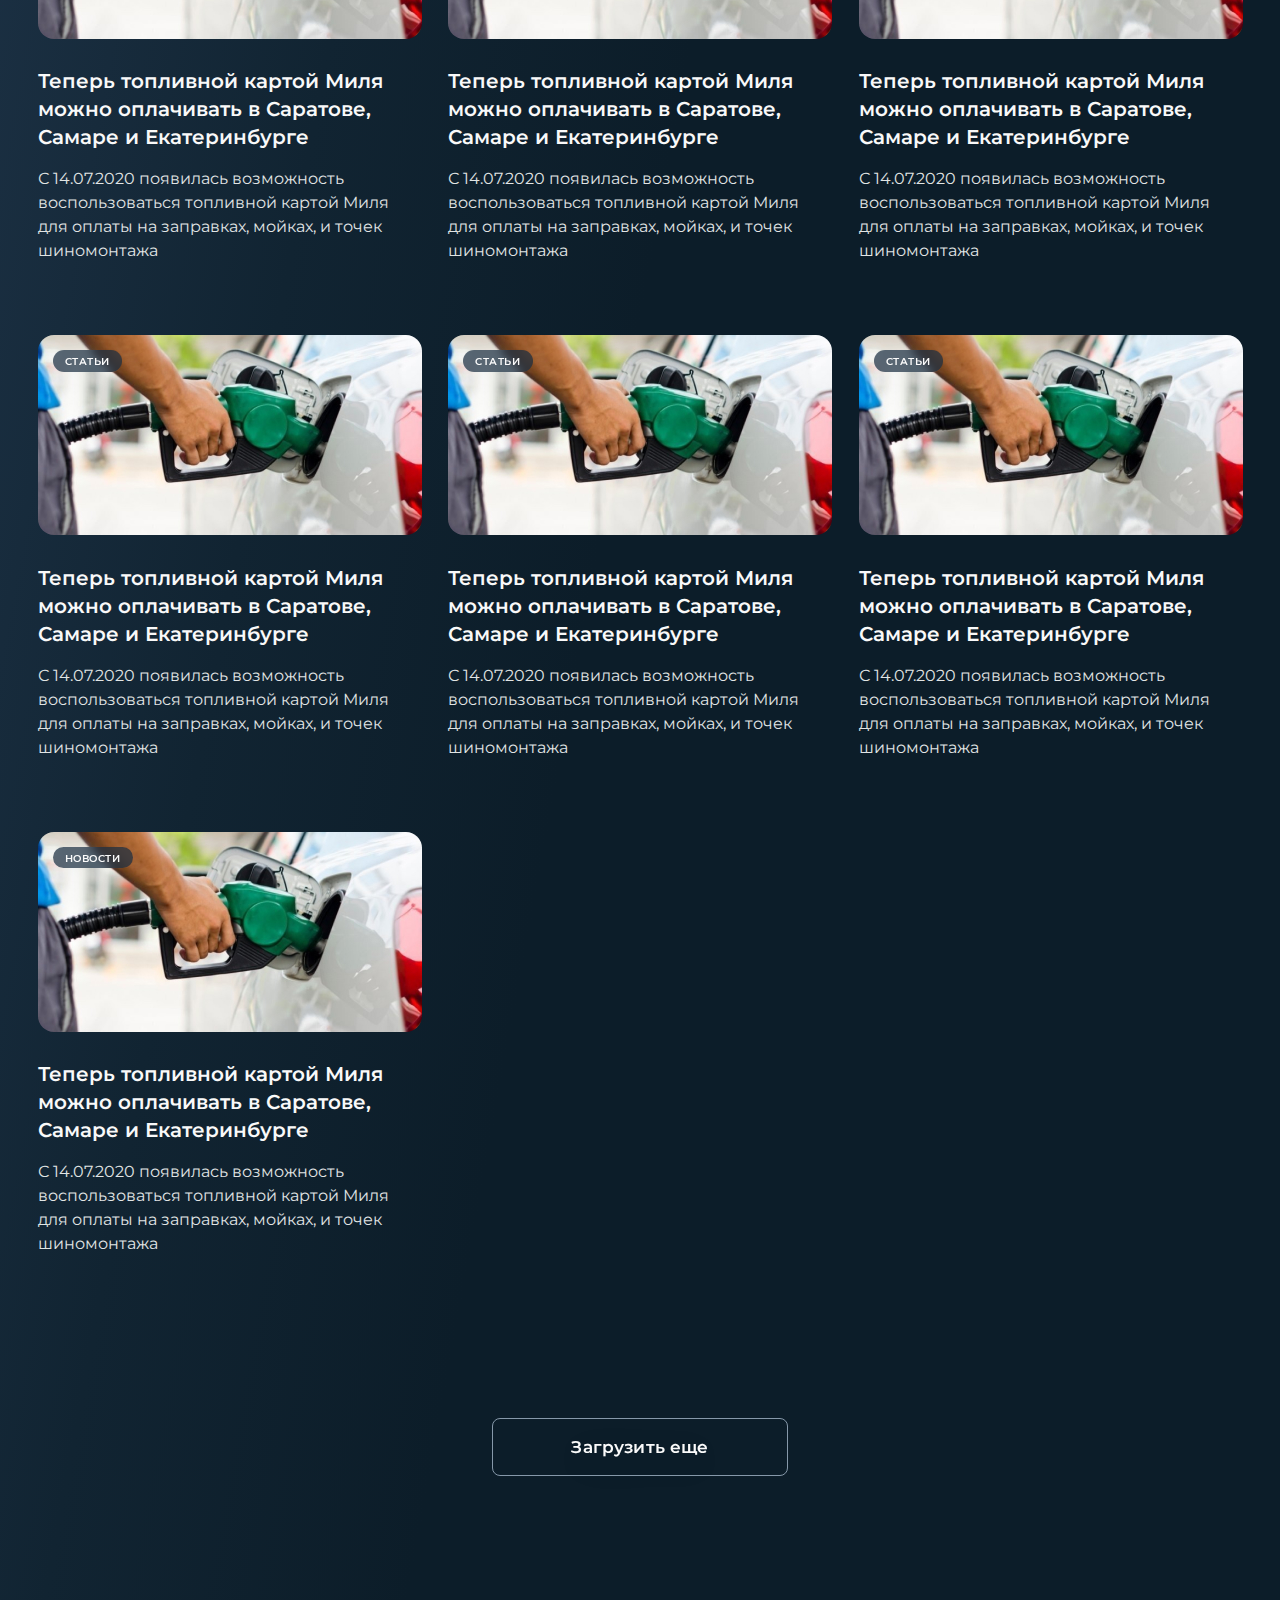
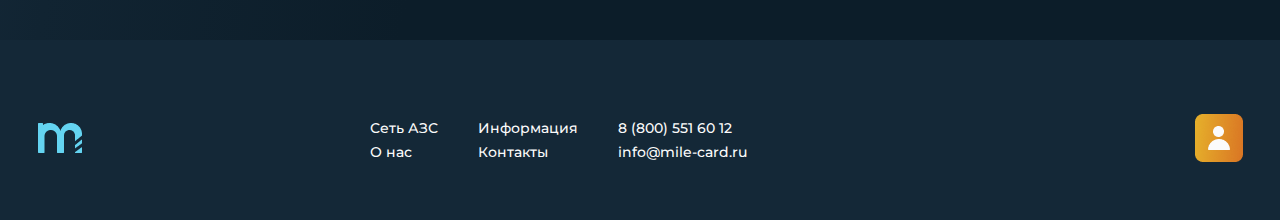
<file: news.html>
<!DOCTYPE html>
<html lang="ru">

<head>
  <meta charset="UTF-8">
  <meta name="viewport" content="width=device-width, initial-scale=1.0">
  <link rel="shortcut icon" href="img/favicon.ico" type="image/x-icon">
  <meta http-equiv="X-UA-Compatible" content="ie=edge">
  <meta name="theme-color" content="#111111">
  
  <title>New site</title>
  <link rel="stylesheet" href="css/vendor.css">
  <link rel="stylesheet" href="css/main.css">
  <link rel="preconnect" href="https://fonts.googleapis.com">
<link rel="preconnect" href="https://fonts.gstatic.com" crossorigin>
<link href="https://fonts.googleapis.com/css2?family=Montserrat:wght@400;500;600;700&display=swap" rel="stylesheet">
<link href="https://unpkg.com/aos@2.3.1/dist/aos.css" rel="stylesheet">
</head>

<body>
  <div class="site-container">
    <header class="header">
  <div class="burger__menu ">
    <ul class="header__menu header__menu--mobile">
      <li class="header__menu-item a"><a href="index.html">Главная</a></li>
      <li class="header__menu-item a"><a href="index.html">Сеть АЗС</a></li>
      <li class="header__menu-item a"><a href="aboutus.html">О нас</a></li>
      <li class="header__menu-item a"><a href="faq.html">Частые вопросы</a></li>
      <li class="header__menu-item a"><a href="news.html">Новости и статьи</a></li>
      <li class="header__menu-item a"><a href="contacts.html">
        Контакты
      </a></li>
     <li>
      <div class="header__second-line-buttons-item">
        <button class="log-in__btn">
          <img src="img/profile-img.png" alt="asdas">
          Личный кабинет
        </button>
      </div>
     </li>
    
     <li>
      <div class="header__second-line-buttons-item">
        <a href="contract.html">
          <button class="action__btn action__btn--mobile">
            <a href="contract.html">Заключить договор</a>
          </button>
        </a>
        
        <div class="gradient__border"></div>
      
    </div>
     </li>
    </ul>
    
  </div>
  <div class="container">
   <div class="header__first-line">
    <div class="footer__logo-mobile">
      <a href="index.html">
        <img src="img/footer__logo.png" alt="">
        <div class="footer__logo-mobile-text">
          Мультибрендовая топливная карта
        </div>
      </a>
    </div> 
     <div class="header__first-line-name">
      Мультибрендовая топливная карта
     </div>
     <div class="header__first-line-info">
       <div class="header__first-line-info-item">
         <a href="tel:12345678" type="phone">8 (800) 551 60 12</a>
       </div>
       <div class="header__first-line-info-item">
         <a href="#" type="e-mail">info@mile-card.ru</a>
       </div>
     </div>
    
     
    <div class="mobile__header">
      <div class="header__phone-mobile">
        <a href="tel:12345678"><img src="img/mob-phone.png" alt=""></a>
        
      </div>

      <div class="burger__wrapper">
        <div id="nav-icon4">
          <span></span>
          <span></span>
          <span></span>
        </div>

        
      </div>
    </div>
       
     
   </div>
  </div>
  <div class="header__line">

  </div>

  <div class="container">
    <div class="header__second-line">
      <div class="header__second-line-menu">
        <div class="header__logo">
          <a href="index.html">
            <img src="img/header__logo.svg" alt="">
          </a>
        </div>
        <ul class="header__menu">
          <li class="header__menu-item a"><a href="index.html">Главная</a></li>
          <li class=" header__menu-item dropdown">
            <button class="dropbtn">Сеть АЗС 
              <img src="img/drop.png" alt="">
            </button>
            <div class="dropdown-content">
              <a href="#">Сеть АЗС</a>
              <a href="#">Регионы АЗС</a>
              <a href="#">Бренды партнеров</a>
            </div>
          </li>
          <li class="header__menu-item a"><a href="aboutus.html">О нас</a></li>
          <li class=" header__menu-item dropdown">
            <button class="dropbtn">Информация
              <img src="img/drop.png" alt="">
            </button>
            <div class="dropdown-content">
              <a href="faq.html">Частые вопросы</a>
              <a href="news.html">Новости и статьи</a>
              <a href="#">Торги и конкурсы</a>
            </div>
          </li>
          <li class="header__menu-item a" ><a href="contacts.html">
            Контакты
          </a></li>
        </ul>
      </div>


      <div class="header__second-line-buttons">
        <div class="header__second-line-buttons-item">
          <button class="log-in__btn">
            <img src="img/profile-img.png" alt="asdas">
            Личный кабинет
          </button>
        </div>
      
        <div class="header__second-line-buttons-item">
          <a href="contract.html">
            <button class="action__btn">
              <a href="contract.html">Заключить договор</a>
            </button>
          </a>
          
          <div class="gradient__border"></div>
        
      </div>
      </div>
    </div>
  </div>
</header>


    
    <section class="home">
      <div class="container">
        <div class="home__wrapper">
          <div class="home__img">
            <a href="index.html"><img src="img/home.svg" alt=""></a>
          </div>
          <div class="home__arrow">
            <img src="img/arrow__right.svg" alt="">
          </div>
          <div class="home__text">
            Новости и статьи
          </div>
        </div>
      </div>
    </section>
    <div class="container">
      <div class="page__title" data-aos="fade-up" data-aos-once="true">
        Новости и статьи
      </div>
    </div>
  
      

     <section class="news-tabs">
      <div class="container">
        <div class="news-tabs__wrapper">
          
          <div class="news-tabs__block" data-aos="fade-right" data-aos-once="true">
            <div class="news-tabs__item news-tabs__item-active" data-filter="all">
              <div class="news-tabs__item-name">Показать все</div>
            </div>
            <div class="news-tabs__item" data-filter="article">
              <div class="news-tabs__item-name">Статьи</div>
            </div>
            <div class="news-tabs__item" data-filter="news">
              <div class="news-tabs__item-name">Новости</div>
            </div>
          </div>
        </div>
      </div>
     </section>
    



     <section class="news-tabs-content">
       <div class="container">
         <div class="news-tabs-content__wrapper">
           <div class="news-tabs-content-card" data-cat="news" data-aos="fade-in" data-aos-delay="300" data-aos-once="true">
             <div class="news-tabs-card-img">
               <img src="img/povezlopovezlo.jpg" alt="">
               <div class="news-tabs-card__cat">
                 Новости
               </div>
             </div>
             <div class="news-tabs-card__title">
              Теперь топливной картой Миля
              можно оплачивать в Саратове, Самаре и Екатеринбурге
             </div>
             <div class="news-tabs-card__description">
              С 14.07.2020 появилась возможность воспользоваться топливной картой Миля <br>для оплаты на заправках, мойках, и точек шиномонтажа


              <div class="grad"></div>
             </div>

             <div class="news-tabs-card__read-more">
               <a href="post.html">читать статью</a>
             </div>
           </div>
           <div class="news-tabs-content-card" data-cat="article" data-aos="fade-in" data-aos-delay="350" data-aos-once="true">
            <div class="news-tabs-card-img">
              <img src="img/povezlopovezlo.jpg" alt="">
              <div class="news-tabs-card__cat">
                статьи
              </div>
            </div>
            <div class="news-tabs-card__title">
             Теперь топливной картой Миля
             можно оплачивать в Саратове, Самаре и Екатеринбурге
            </div>
            <div class="news-tabs-card__description">
             С 14.07.2020 появилась возможность воспользоваться топливной картой Миля <br>для оплаты на заправках, мойках, и точек шиномонтажа
             <div class="grad"></div>
            </div>

            <div class="news-tabs-card__read-more">
              <a href="post.html">читать статью</a>
            </div>
          </div>
          <div class="news-tabs-content-card" data-cat="news" data-aos="fade-in" data-aos-delay="400" data-aos-once="true">
            <div class="news-tabs-card-img">
              <img src="img/povezlopovezlo.jpg" alt="">
              <div class="news-tabs-card__cat">
                Новости
              </div>
            </div>
            <div class="news-tabs-card__title">
             Теперь топливной картой Миля
             можно оплачивать в Саратове, Самаре и Екатеринбурге
            </div>
            <div class="news-tabs-card__description">
             С 14.07.2020 появилась возможность воспользоваться топливной картой Миля <br>для оплаты на заправках, мойках, и точек шиномонтажа
            </div>

            <div class="news-tabs-card__read-more">
              <a href="post.html">читать статью</a>
            </div>
          </div>
          <div class="news-tabs-content-card" data-cat="article">
            <div class="news-tabs-card-img">
              <img src="img/povezlopovezlo.jpg" alt="">
              <div class="news-tabs-card__cat">
                статьи
              </div>
            </div>
            <div class="news-tabs-card__title">
             Теперь топливной картой Миля
             можно оплачивать в Саратове, Самаре и Екатеринбурге
            </div>
            <div class="news-tabs-card__description">
             С 14.07.2020 появилась возможность воспользоваться топливной картой Миля <br>для оплаты на заправках, мойках, и точек шиномонтажа
            </div>

            <div class="news-tabs-card__read-more">
              <a href="post.html">читать статью</a>
            </div>
          </div>
          <div class="news-tabs-content-card" data-cat="news">
            <div class="news-tabs-card-img">
              <img src="img/povezlopovezlo.jpg" alt="">
              <div class="news-tabs-card__cat">
                Новости
              </div>
            </div>
            <div class="news-tabs-card__title">
             Теперь топливной картой Миля
             можно оплачивать в Саратове, Самаре и Екатеринбурге
            </div>
            <div class="news-tabs-card__description">
             С 14.07.2020 появилась возможность воспользоваться топливной картой Миля <br>для оплаты на заправках, мойках, и точек шиномонтажа
            </div>

            <div class="news-tabs-card__read-more">
              <a href="post.html">читать статью</a>
            </div>
          </div>
          <div class="news-tabs-content-card" data-cat="news">
            <div class="news-tabs-card-img">
              <img src="img/povezlopovezlo.jpg" alt="">
              <div class="news-tabs-card__cat">
                Новости
              </div>
            </div>
            <div class="news-tabs-card__title">
             Теперь топливной картой Миля
             можно оплачивать в Саратове, Самаре и Екатеринбурге
            </div>
            <div class="news-tabs-card__description">
             С 14.07.2020 появилась возможность воспользоваться топливной картой Миля <br>для оплаты на заправках, мойках, и точек шиномонтажа
            </div>

            <div class="news-tabs-card__read-more">
              <a href="post.html">читать статью</a>
            </div>
          </div>
          <div class="news-tabs-content-card" data-cat="article">
            <div class="news-tabs-card-img">
              <img src="img/povezlopovezlo.jpg" alt="">
              <div class="news-tabs-card__cat">
                статьи
              </div>
            </div>
            <div class="news-tabs-card__title">
             Теперь топливной картой Миля
             можно оплачивать в Саратове, Самаре и Екатеринбурге
            </div>
            <div class="news-tabs-card__description">
             С 14.07.2020 появилась возможность воспользоваться топливной картой Миля <br>для оплаты на заправках, мойках, и точек шиномонтажа
            </div>

            <div class="news-tabs-card__read-more">
              <a href="post.html">читать статью</a>
            </div>
          </div>
          <div class="news-tabs-content-card" data-cat="news">
            <div class="news-tabs-card-img">
              <img src="img/povezlopovezlo.jpg" alt="">
              <div class="news-tabs-card__cat">
                Новости
              </div>
            </div>
            <div class="news-tabs-card__title">
             Теперь топливной картой Миля
             можно оплачивать в Саратове, Самаре и Екатеринбурге
            </div>
            <div class="news-tabs-card__description">
             С 14.07.2020 появилась возможность воспользоваться топливной картой Миля <br>для оплаты на заправках, мойках, и точек шиномонтажа
            </div>

            <div class="news-tabs-card__read-more">
              <a href="post.html">читать статью</a>
            </div>
          </div>
          <div class="news-tabs-content-card" data-cat="article">
            <div class="news-tabs-card-img">
              <img src="img/povezlopovezlo.jpg" alt="">
              <div class="news-tabs-card__cat">
                статьи
              </div>
            </div>
            <div class="news-tabs-card__title">
             Теперь топливной картой Миля
             можно оплачивать в Саратове, Самаре и Екатеринбурге
            </div>
            <div class="news-tabs-card__description">
             С 14.07.2020 появилась возможность воспользоваться топливной картой Миля <br>для оплаты на заправках, мойках, и точек шиномонтажа
            </div>

            <div class="news-tabs-card__read-more">
              <a href="post.html">читать статью</a>
            </div>
          </div>
          <div class="news-tabs-content-card" data-cat="article">
            <div class="news-tabs-card-img">
              <img src="img/povezlopovezlo.jpg" alt="">
              <div class="news-tabs-card__cat">
                статьи
              </div>
            </div>
            <div class="news-tabs-card__title">
             Теперь топливной картой Миля
             можно оплачивать в Саратове, Самаре и Екатеринбурге
            </div>
            <div class="news-tabs-card__description">
             С 14.07.2020 появилась возможность воспользоваться топливной картой Миля <br>для оплаты на заправках, мойках, и точек шиномонтажа
            </div>

            <div class="news-tabs-card__read-more">
              <a href="post.html">читать статью</a>
            </div>
          </div>
          <div class="news-tabs-content-card" data-cat="article">
            <div class="news-tabs-card-img">
              <img src="img/povezlopovezlo.jpg" alt="">
              <div class="news-tabs-card__cat">
                статьи
              </div>
            </div>
            <div class="news-tabs-card__title">
             Теперь топливной картой Миля
             можно оплачивать в Саратове, Самаре и Екатеринбурге
            </div>
            <div class="news-tabs-card__description">
             С 14.07.2020 появилась возможность воспользоваться топливной картой Миля <br>для оплаты на заправках, мойках, и точек шиномонтажа
            </div>

            <div class="news-tabs-card__read-more">
              <a href="post.html">читать статью</a>
            </div>
          </div>
          <div class="news-tabs-content-card" data-cat="article">
            <div class="news-tabs-card-img">
              <img src="img/povezlopovezlo.jpg" alt="">
              <div class="news-tabs-card__cat">
                статьи
              </div>
            </div>
            <div class="news-tabs-card__title">
             Теперь топливной картой Миля
             можно оплачивать в Саратове, Самаре и Екатеринбурге
            </div>
            <div class="news-tabs-card__description">
             С 14.07.2020 появилась возможность воспользоваться топливной картой Миля <br>для оплаты на заправках, мойках, и точек шиномонтажа
            </div>

            <div class="news-tabs-card__read-more">
              <a href="post.html">читать статью</a>
            </div>
          </div>
          <div class="news-tabs-content-card" data-cat="news">
            <div class="news-tabs-card-img">
              <img src="img/povezlopovezlo.jpg" alt="">
              <div class="news-tabs-card__cat">
                новости
              </div>
            </div>
            <div class="news-tabs-card__title">
             Теперь топливной картой Миля
             можно оплачивать в Саратове, Самаре и Екатеринбурге
            </div>
            <div class="news-tabs-card__description">
             С 14.07.2020 появилась возможность воспользоваться топливной картой Миля <br>для оплаты на заправках, мойках, и точек шиномонтажа
            </div>

            <div class="news-tabs-card__read-more">
              <a href="post.html">читать статью</a>
            </div>
          </div>

         </div>
         
       </div>
       <div class="button__load-more">
        <a href="#">Загрузить еще</a>
       </div>
     </section>
   

    
    

    
    <footer class="footer">
  <div class="container">
  <div class="footer__wrapper">
    <div class="footer__logo">
      <img src="img/footer__logo.png" alt="">
    </div> 
    <div class="footer__menu-wrapper">
      <ul class="footer__menu menu1">
        <li class="footer__links"><a href="#">Сеть АЗС</a></li>
        <li class="footer__links"><a href="aboutus.html">О нас</a></li>
      </ul>
      <ul class="footer__menu menu2">
        <li class="footer__links"><a href="#">Информация</a></li>
        <li class="footer__links"><a href="#">Контакты</a></li>
      </ul>
      <ul class="footer__menu menu3">
        <li class="footer__links">8 (800) 551 60 12</li>
        <li class="footer__links">info@mile-card.ru</li>
      </ul>
    </div>

    <div class="footer__profile">
      <img src="img/profille.png" alt="">
    </div>
  </div>
  </div>
</footer>

    
  </div>
  <script
  src="https://code.jquery.com/jquery-3.6.0.min.js"
  integrity="sha256-/xUj+3OJU5yExlq6GSYGSHk7tPXikynS7ogEvDej/m4="
  crossorigin="anonymous"></script>
  <script src="js/vendor.js"></script>
  <script src="js/main.js"></script>
  <script src="https://unpkg.com/aos@2.3.1/dist/aos.js"></script>
  <script>
    AOS.init();
  </script>
</body>

</html>
</file>
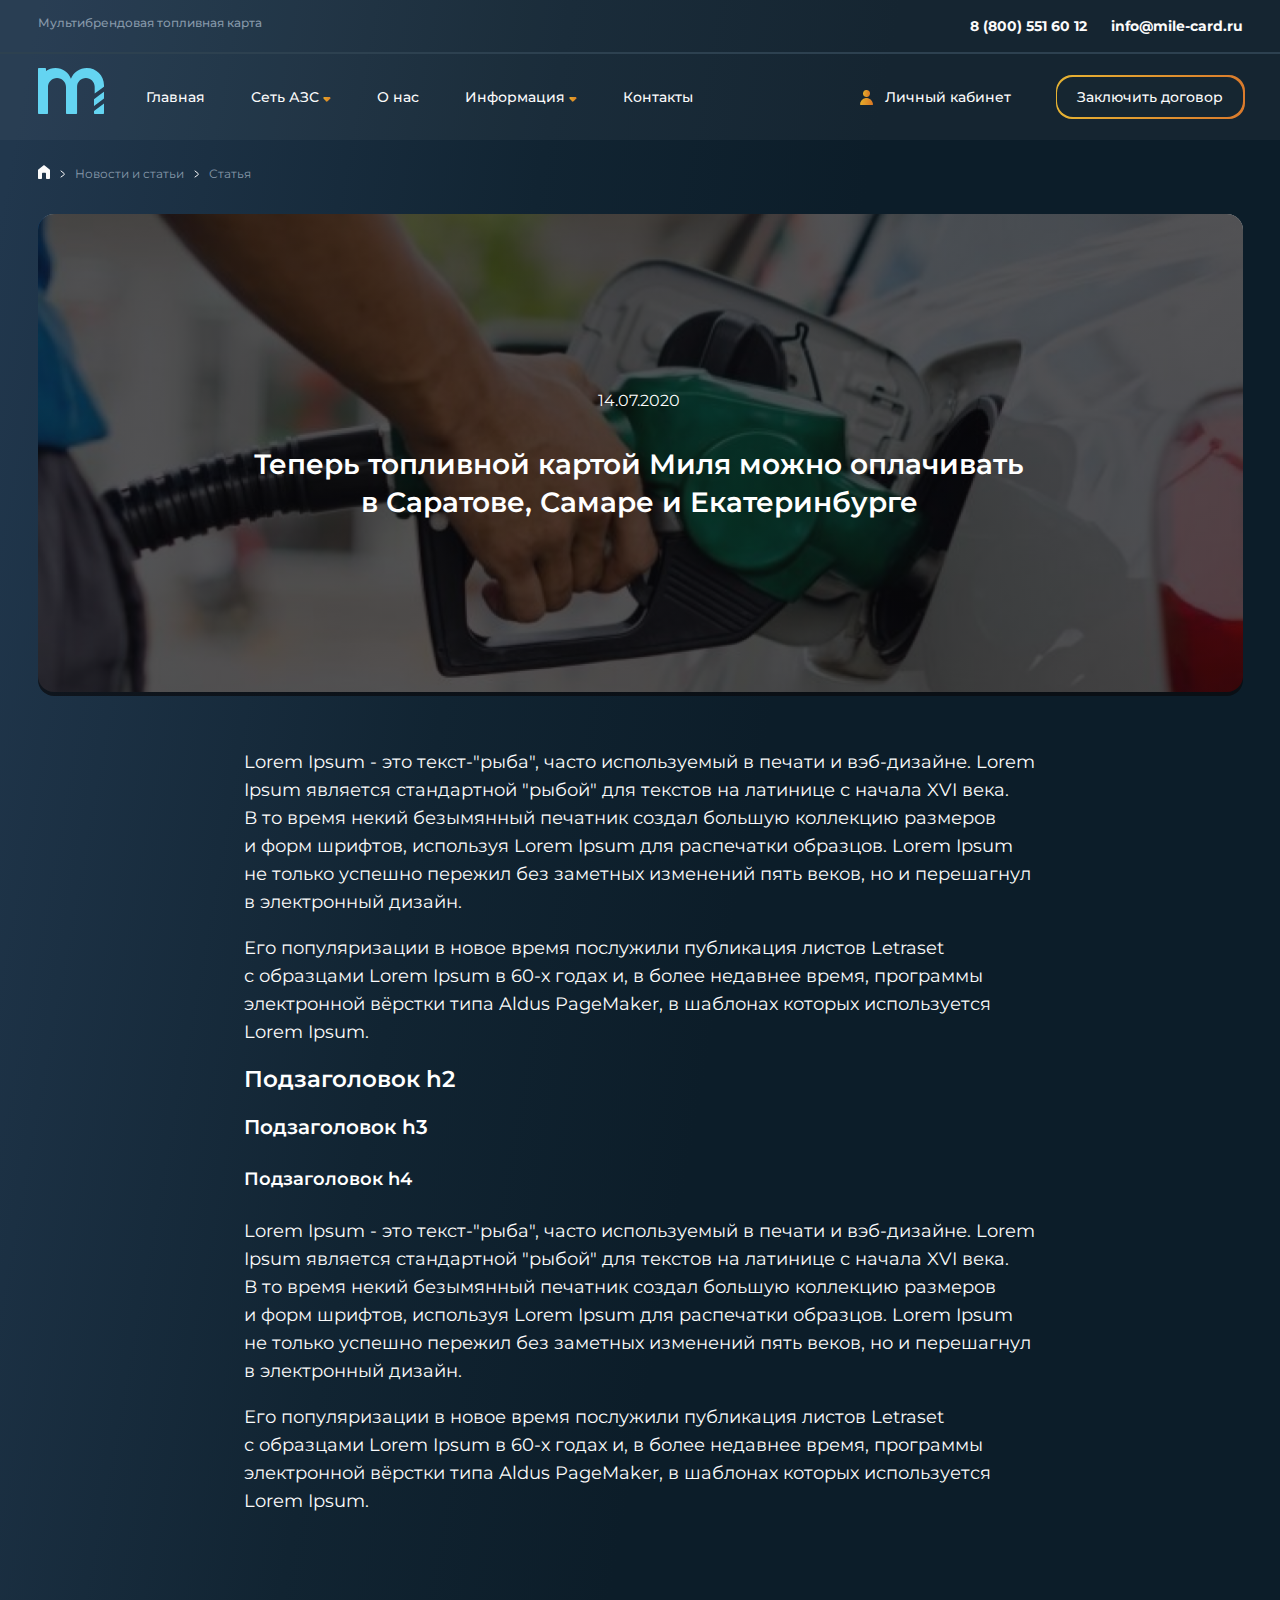
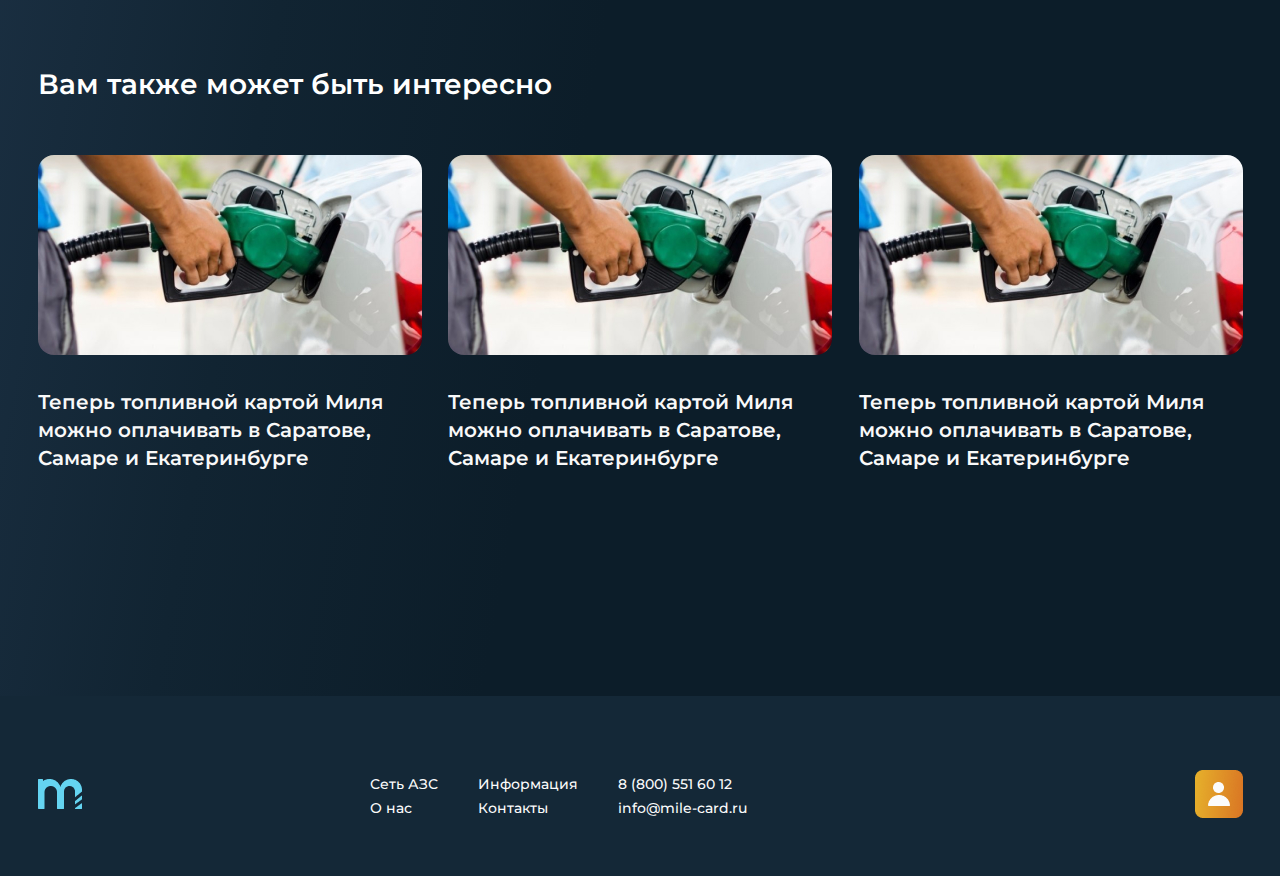
<file: post.html>
<!DOCTYPE html>
<html lang="ru">

<head>
  <meta charset="UTF-8">
  <meta name="viewport" content="width=device-width, initial-scale=1.0">
  <link rel="shortcut icon" href="img/favicon.ico" type="image/x-icon">
  <meta http-equiv="X-UA-Compatible" content="ie=edge">
  <meta name="theme-color" content="#111111">
  
  <title>New site</title>
  <link rel="stylesheet" href="css/vendor.css">
  <link rel="stylesheet" href="css/main.css">
  <link rel="preconnect" href="https://fonts.googleapis.com">
<link rel="preconnect" href="https://fonts.gstatic.com" crossorigin>
<link href="https://fonts.googleapis.com/css2?family=Montserrat:wght@400;500;600;700&display=swap" rel="stylesheet">
  
</head>

<body>
  <div class="site-container">
    <header class="header">
  <div class="burger__menu ">
    <ul class="header__menu header__menu--mobile">
      <li class="header__menu-item a"><a href="index.html">Главная</a></li>
      <li class="header__menu-item a"><a href="index.html">Сеть АЗС</a></li>
      <li class="header__menu-item a"><a href="aboutus.html">О нас</a></li>
      <li class="header__menu-item a"><a href="faq.html">Частые вопросы</a></li>
      <li class="header__menu-item a"><a href="news.html">Новости и статьи</a></li>
      <li class="header__menu-item a"><a href="contacts.html">
        Контакты
      </a></li>
     <li>
      <div class="header__second-line-buttons-item">
        <button class="log-in__btn">
          <img src="img/profile-img.png" alt="asdas">
          Личный кабинет
        </button>
      </div>
     </li>
    
     <li>
      <div class="header__second-line-buttons-item">
        <a href="contract.html">
          <button class="action__btn action__btn--mobile">
            <a href="contract.html">Заключить договор</a>
          </button>
        </a>
        
        <div class="gradient__border"></div>
      
    </div>
     </li>
    </ul>
    
  </div>
  <div class="container">
   <div class="header__first-line">
    <div class="footer__logo-mobile">
      <a href="index.html">
        <img src="img/footer__logo.png" alt="">
        <div class="footer__logo-mobile-text">
          Мультибрендовая топливная карта
        </div>
      </a>
    </div> 
     <div class="header__first-line-name">
      Мультибрендовая топливная карта
     </div>
     <div class="header__first-line-info">
       <div class="header__first-line-info-item">
         <a href="tel:12345678" type="phone">8 (800) 551 60 12</a>
       </div>
       <div class="header__first-line-info-item">
         <a href="#" type="e-mail">info@mile-card.ru</a>
       </div>
     </div>
    
     
    <div class="mobile__header">
      <div class="header__phone-mobile">
        <a href="tel:12345678"><img src="img/mob-phone.png" alt=""></a>
        
      </div>

      <div class="burger__wrapper">
        <div id="nav-icon4">
          <span></span>
          <span></span>
          <span></span>
        </div>

        
      </div>
    </div>
       
     
   </div>
  </div>
  <div class="header__line">

  </div>

  <div class="container">
    <div class="header__second-line">
      <div class="header__second-line-menu">
        <div class="header__logo">
          <a href="index.html">
            <img src="img/header__logo.svg" alt="">
          </a>
        </div>
        <ul class="header__menu">
          <li class="header__menu-item a"><a href="index.html">Главная</a></li>
          <li class=" header__menu-item dropdown">
            <button class="dropbtn">Сеть АЗС 
              <img src="img/drop.png" alt="">
            </button>
            <div class="dropdown-content">
              <a href="#">Сеть АЗС</a>
              <a href="#">Регионы АЗС</a>
              <a href="#">Бренды партнеров</a>
            </div>
          </li>
          <li class="header__menu-item a"><a href="aboutus.html">О нас</a></li>
          <li class=" header__menu-item dropdown">
            <button class="dropbtn">Информация
              <img src="img/drop.png" alt="">
            </button>
            <div class="dropdown-content">
              <a href="faq.html">Частые вопросы</a>
              <a href="news.html">Новости и статьи</a>
              <a href="#">Торги и конкурсы</a>
            </div>
          </li>
          <li class="header__menu-item a" ><a href="contacts.html">
            Контакты
          </a></li>
        </ul>
      </div>


      <div class="header__second-line-buttons">
        <div class="header__second-line-buttons-item">
          <button class="log-in__btn">
            <img src="img/profile-img.png" alt="asdas">
            Личный кабинет
          </button>
        </div>
      
        <div class="header__second-line-buttons-item">
          <a href="contract.html">
            <button class="action__btn">
              <a href="contract.html">Заключить договор</a>
            </button>
          </a>
          
          <div class="gradient__border"></div>
        
      </div>
      </div>
    </div>
  </div>
</header>


    
    <section class="home">
      <div class="container">
        <div class="home__wrapper">
          <div class="home__img">
            <a href="index.html"><img src="img/home.svg" alt=""></a>
          </div>
          <div class="home__arrow">
            <img src="img/arrow__right.svg" alt="">
          </div>
          <div class="home__text">
            Новости и статьи
          </div>
          <div class="home__arrow">
            <img src="img/arrow__right.svg" alt="">
          </div>
          <div class="home__text">
            Статья
          </div>
        </div>
      </div>
    </section>
   


    <section class="main-post">
      <div class="container">
        <div class="main-post__card">
          <div class="main-post__card-img">
            <img src="img/post.jpg" alt="">
            <div class="mask">

            </div>
            <div class="main-post__card-info">
              <div class="main-post__card-date">
                14.07.2020
              </div>
              <div class="main-post__card-title">
                Теперь топливной картой Миля можно оплачивать <br class="br__mobile">в Саратове, Самаре и Екатеринбурге
              </div>
            </div>
          </div>
          <div class="main-post__card-content">
            <p>Lorem Ipsum - это текст-"рыба", часто используемый в печати и вэб-дизайне. Lorem Ipsum является стандартной "рыбой" для текстов на латинице с начала XVI века. <br>В то время некий безымянный печатник создал большую коллекцию размеров <br>и форм шрифтов, используя Lorem Ipsum для распечатки образцов. Lorem Ipsum не только успешно пережил без заметных изменений пять веков, но и перешагнул в электронный дизайн. 
              </p>
            <p>Его популяризации в новое время послужили публикация листов Letraset <br>с образцами Lorem Ipsum в 60-х годах и, в более недавнее время, программы электронной вёрстки типа Aldus PageMaker, в шаблонах которых используется Lorem Ipsum.</p>


            <h2>Подзаголовок h2</h2>
            <h3>Подзаголовок h3</h2>
            <h4>Подзаголовок h4</h2>
           


            <p>Lorem Ipsum - это текст-"рыба", часто используемый в печати и вэб-дизайне. Lorem Ipsum является стандартной "рыбой" для текстов на латинице с начала XVI века. <br>В то время некий безымянный печатник создал большую коллекцию размеров <br>и форм шрифтов, используя Lorem Ipsum для распечатки образцов. Lorem Ipsum не только успешно пережил без заметных изменений пять веков, но и перешагнул в электронный дизайн. 
            </p>
          <p>Его популяризации в новое время послужили публикация листов Letraset <br>с образцами Lorem Ipsum в 60-х годах и, в более недавнее время, программы электронной вёрстки типа Aldus PageMaker, в шаблонах которых используется Lorem Ipsum.</p>
          </div>
          
        </div>
      </div>
    </section>
  
    


    <section class="main-post__subtitle">
      <div class="container">
        <div class="main-post__subtitle">
          Вам также может быть интересно
        </div>

        
          <div class="main-post__subcards">
            <div class="news-tabs-content-card" data-cat="news">
              <div class="news-tabs-card-img">
                <img src="img/povezlopovezlo.jpg" alt="">
                
              </div>
              <div class="news-tabs-card__title">
               Теперь топливной картой Миля
               можно оплачивать в Саратове, Самаре и Екатеринбурге
              </div>
              
  
              <div class="news-tabs-card__read-more">
                <a href="post.html">читать статью</a>
              </div>
            </div>
            <div class="news-tabs-content-card" data-cat="news">
              <div class="news-tabs-card-img">
                <img src="img/povezlopovezlo.jpg" alt="">
                
              </div>
              <div class="news-tabs-card__title">
               Теперь топливной картой Миля
               можно оплачивать в Саратове, Самаре и Екатеринбурге
              </div>
              
  
              <div class="news-tabs-card__read-more">
                <a href="post.html">читать статью</a>
              </div>
            </div>
            <div class="news-tabs-content-card" data-cat="news">
              <div class="news-tabs-card-img">
                <img src="img/povezlopovezlo.jpg" alt="">
                
              </div>
              <div class="news-tabs-card__title">
               Теперь топливной картой Миля
               можно оплачивать в Саратове, Самаре и Екатеринбурге
              </div>
             
  
              <div class="news-tabs-card__read-more">
                <a href="post.html">читать статью</a>
              </div>
            </div>
          </div>
        
      </div>
    </section>

     
    



   

    
    

    
    <footer class="footer">
  <div class="container">
  <div class="footer__wrapper">
    <div class="footer__logo">
      <img src="img/footer__logo.png" alt="">
    </div> 
    <div class="footer__menu-wrapper">
      <ul class="footer__menu menu1">
        <li class="footer__links"><a href="#">Сеть АЗС</a></li>
        <li class="footer__links"><a href="aboutus.html">О нас</a></li>
      </ul>
      <ul class="footer__menu menu2">
        <li class="footer__links"><a href="#">Информация</a></li>
        <li class="footer__links"><a href="#">Контакты</a></li>
      </ul>
      <ul class="footer__menu menu3">
        <li class="footer__links">8 (800) 551 60 12</li>
        <li class="footer__links">info@mile-card.ru</li>
      </ul>
    </div>

    <div class="footer__profile">
      <img src="img/profille.png" alt="">
    </div>
  </div>
  </div>
</footer>

    
  </div>
  <script
  src="https://code.jquery.com/jquery-3.6.0.min.js"
  integrity="sha256-/xUj+3OJU5yExlq6GSYGSHk7tPXikynS7ogEvDej/m4="
  crossorigin="anonymous"></script>
  <script src="js/vendor.js"></script>
  <script src="js/main.js"></script>
</body>

</html>
</file>
<file: css/main.css>
.custom-checkbox__field:checked + .custom-checkbox__content::after {
  opacity: 1;
}

.custom-checkbox__field:focus + .custom-checkbox__content::before {
  outline: 2px solid #f00;
  outline-offset: 2px;
}

.custom-checkbox__field:disabled + .custom-checkbox__content {
  opacity: 0.4;
  pointer-events: none;
}

html {
  box-sizing: border-box;
}

*,
*::before,
*::after {
  box-sizing: inherit;
}

a {
  color: inherit;
}

li {
  list-style: none;
}

body {
  margin: 0;
  font-family: "Montserrat", sans-serif;
  background: linear-gradient(280.34deg, #0C1D29 47.92%, #112432 66.98%, #21374D 97.75%);
}

img {
  max-width: 100%;
}

a {
  text-decoration: none;
}

.site-container {
  height: 100%;
}

.site-containerr {
  overflow: hidden;
}

.is-hidden {
  display: none !important;
}

.lock {
  overflow: hidden !important;
}

.btn-reset {
  border: none;
  padding: 0;
  background: transparent;
  cursor: pointer;
}

.list-reset {
  list-style: none;
  margin: 0;
  padding: 0;
}

.container {
  margin: 0 auto;
  padding: 0 15px;
  max-width: 1235px;
}

.js-focus-visible :focus:not(.focus-visible) {
  outline: none;
}

.header {
  background: rgba(255, 255, 255, 0.04);
  overflow: visible;
  z-index: 1;
}

.header__first-line {
  padding: 15px 0;
  display: flex;
  justify-content: space-between;
}

.header__first-line-name {
  font-weight: 500;
  font-size: 12px;
  line-height: 16px;
  color: #8698A9;
}

.header__first-line-info {
  display: flex;
}

.header__first-line-info-item {
  margin-left: 24px;
  font-weight: bold;
  font-size: 14px;
  line-height: 22px;
  color: #FBFBFB;
}
.header__first-line-info-item a:hover {
  text-decoration: underline;
}

.header__menu-item {
  font-weight: 500;
  font-size: 14px;
  line-height: 24px;
  color: #FBFBFB;
  cursor: pointer;
  margin-right: 40px;
  transition: all 0.1s linear;
}

.a a {
  transition: all 0.1s linear;
}
.a a:hover {
  color: #E6B12B;
}

.header__line {
  width: 100%;
  background: #2D4150;
  transform: matrix(1, 0, 0, -1, 0, 0);
  height: 2px;
  z-index: -1;
}

.dropbtn {
  font-weight: 500;
  font-size: 14px;
  line-height: 24px;
  color: #FBFBFB;
  background: none;
  border: none;
  cursor: pointer;
  position: relative;
}
.dropbtn img {
  transition: all 0.3s linear;
}

/* The container <div> - needed to position the dropdown content */
.dropdown {
  position: relative;
  display: inline-block;
  z-index: 1000;
}

/* Dropdown Content (Hidden by Default) */
.dropdown-content {
  display: none;
  opacity: 0;
  position: absolute;
  transition: opacity 1s linear;
  background: #1F313F;
  box-shadow: 0px 0px 20px rgba(19, 29, 36, 0.2);
  border-radius: 12px;
  width: 183px;
  z-index: 1000;
  padding: 8px 0 16px 0;
}

/* Links inside the dropdown */
.dropdown-content a {
  opacity: 1;
  transition: all 0.2s linear;
  padding: 8px 20px;
  text-decoration: none;
  display: block;
}

@keyframes fadeIn {
  0% {
    opacity: 0;
  }
  100% {
    opacity: 1;
  }
}
@-webkit-keyframes fadeIn {
  0% {
    opacity: 0;
  }
  100% {
    opacity: 1;
  }
}
/* Change color of dropdown links on hover */
.dropdown-content a:hover {
  color: #E6B12B;
}

/* Show the dropdown menu on hover */
.dropdown:hover .dropdown-content {
  animation: fadeIn ease 0.5s;
  -webkit-animation: fadeIn ease 0.5s;
  -moz-animation: fadeIn ease 0.5s;
  -o-animation: fadeIn ease 0.5s;
  -ms-animation: fadeIn ease 0.5s;
  opacity: 1;
  display: block;
}

/* Change the background color of the dropdown button when the dropdown content is shown */
.dropdown:hover .dropbtn {
  color: #E6B12B;
}
.dropdown:hover .dropbtn img {
  transform: rotate(-180deg);
}

.header__menu {
  display: flex;
  align-items: center;
}

.header__second-line {
  z-index: 1000;
  display: flex;
  align-items: center;
  justify-content: space-between;
  padding: 14px 0;
}

.header__second-line-menu {
  display: flex;
}

.log-in__btn {
  background: none;
  z-index: 99;
  border: none;
  color: #000;
  cursor: pointer;
}
.log-in__btn img {
  margin-right: 10px;
}

.action__btn {
  border: solid 2px transparent;
  border-radius: 16px;
  background: none;
  z-index: 99;
  border: none;
  padding: 8px 20px;
  margin-left: 40px;
  background: #162631;
  position: relative;
  cursor: pointer;
}
.action__btn:hover a {
  background: linear-gradient(274.98deg, #CF431E -83.63%, #E6B12B 100%);
  -webkit-background-clip: text;
  -webkit-text-fill-color: transparent;
}

.header__second-line-buttons {
  display: flex;
  align-items: center;
}

.header__second-line-buttons-item {
  position: relative;
  cursor: pointer;
}
.header__second-line-buttons-item button {
  display: flex;
  align-items: center;
  font-weight: 500;
  font-size: 14px;
  line-height: 24px;
  color: #FBFBFB;
}

.log-in__btn:hover {
  background: linear-gradient(274.98deg, #CF431E -83.63%, #E6B12B 100%);
  -webkit-background-clip: text;
  -webkit-text-fill-color: transparent;
}

.gradient__border {
  z-index: -1;
  background: #fff;
  position: absolute;
  width: 189px;
  height: 44px;
  border-radius: 16px;
  top: -2px;
  background: linear-gradient(274.98deg, #CF431E -83.63%, #E6B12B 100%);
  right: -2px;
}

.burger__wrapper {
  position: relative;
  z-index: 1000;
}

.burger__menu {
  position: absolute;
  width: 100%;
  z-index: 999;
  display: block;
  transition: all 0.4s linear;
  transform: translateX(-100%);
  height: 100%;
  margin-top: 60px;
  background: linear-gradient(280.34deg, #0C1D29 47.92%, #112432 66.98%, #21374D 97.75%);
}

.burger__menu-active {
  transform: translateX(0);
  display: none;
}

.header__menu--mobile {
  flex-direction: column;
  align-items: center;
  margin-top: 50px;
  padding-left: 0;
  margin-bottom: 100px;
}
.header__menu--mobile li {
  margin-bottom: 15px;
}
.header__menu--mobile .header__menu-item {
  margin-right: 0;
}

.main__section-suptitle {
  font-weight: 600;
  font-size: 12px;
  line-height: 14px;
  letter-spacing: 0.03em;
  text-transform: uppercase;
  color: #FBFBFB;
}

.main__section-title {
  font-weight: 500;
  margin: 16px 0 60px;
  font-size: 62px;
  line-height: 68px;
  /* or 110% */
  letter-spacing: 0.02em;
  max-width: 796px;
  color: #fff;
}
.main__section-title span {
  color: #2BC8F1;
}

.main__section-description {
  font-size: 18px;
  line-height: 28px;
  color: #FBFBFB;
  max-width: 629px;
  margin-bottom: 52px;
}

.main__section-text {
  padding-top: 124px;
  position: relative;
}

.main__btn button {
  font-weight: 600;
  font-size: 16px;
  line-height: 18px;
  color: #20303E;
  border: none;
  display: flex;
  align-items: center;
  border-radius: 12px;
  padding-left: 32px;
  cursor: pointer;
}
.main__btn button:hover .block__arrow img {
  transform: translateX(5px);
}

.page__title--ab {
  padding-top: 40px;
}

.block__arrow {
  background: linear-gradient(274.98deg, #CF431E -83.63%, #E6B12B 100%);
  box-shadow: 0px 5px 10px rgba(16, 50, 73, 0.05);
  border-radius: 8px;
  margin-left: 22px;
  margin-right: 6px;
  padding: 12px;
  display: flex;
  width: 48px;
  height: 48px;
  justify-content: center;
  align-items: center;
  margin: 6px 6px 6px 22px;
}
.block__arrow img {
  transition: all 0.4s linear;
}

.main__section {
  background: url(../img/main__bg.png);
  background-repeat: no-repeat;
  background-position: top left;
}

.main__section-bg {
  background-image: url(../img/main__bg-sect.png);
  background-size: cover;
  background-position: top left;
  background-repeat: no-repeat;
  width: 975px;
  height: 985px;
  position: absolute;
  top: 300px;
  right: 0;
  z-index: -1;
}

.button__arrow-down {
  display: flex;
  margin-top: 108px;
  padding-bottom: 149px;
  cursor: pointer;
}

.button__arrow-down-text {
  font-weight: 600;
  font-size: 12px;
  line-height: 14px;
  letter-spacing: 0.03em;
  text-transform: uppercase;
  margin-left: 6px;
  color: #FBFBFB;
  transform: rotate(-90deg);
}

.section__title {
  margin-top: 30px;
  font-weight: bold;
  font-size: 50px;
  line-height: 60px;
  letter-spacing: 0.01em;
  color: #fff;
}
.section__title span {
  font-weight: 500;
  color: #2BC8F1;
}

.advantages__block {
  display: flex;
  flex-wrap: wrap;
  width: 600px;
  margin-top: 70px;
  padding-left: 20px;
  justify-content: space-between;
}

.advantages__img {
  background-image: url(../img/cards.png);
  width: 873px;
  height: 714px;
  background-size: cover;
  background-position: center right;
}

.advantages__block-item-title {
  font-weight: 600;
  font-size: 20px;
  line-height: 28px;
  color: #FBFBFB;
  margin: 16px 0 8px 0;
  max-width: 235px;
}

.advantages__block-item-description {
  font-size: 16px;
  line-height: 24px;
  width: 272px;
  color: #FBFBFB;
}

.advantages__wrapper {
  position: absolute;
  top: 0;
  right: 330px;
  display: flex;
  flex-direction: column;
  align-items: flex-end;
  justify-content: center;
  margin-top: 80px;
}

@media (max-width: 1780px) {
  .advantages__wrapper {
    right: 150px;
  }
}
@media (max-width: 1550px) {
  .advantages__img {
    width: 677px;
  }
}
@media (max-width: 1300px) {
  .advantages__wrapper {
    right: 50px;
  }
}
.advantages {
  position: relative;
  display: flex;
  align-items: center;
}

.map__text {
  max-width: 583px;
}

.map__wrapper {
  display: flex;
  justify-content: flex-end;
  align-items: center;
}

.map__card {
  position: relative;
  border: 1px solid #8698A9;
  box-sizing: border-box;
  border-radius: 16px;
  max-width: 489px;
  padding: 32px 22px;
  font-weight: 300;
  font-size: 18px;
  line-height: 28px;
  color: #FBFBFB;
  z-index: 9;
  margin-top: 60px;
  margin-bottom: 70px;
}
.map__card span {
  font-weight: 600;
}

.map__card-img {
  background: #15293A;
  margin-top: -50px;
  width: 55px;
  padding-left: 9px;
  position: relative;
  z-index: 10;
}
.map__card-img img {
  background: transparent;
}

.map {
  margin-top: 97px;
}

.action__block-description {
  max-width: 513px;
}

.action__block-description {
  font-weight: 300;
  font-size: 18px;
  line-height: 28px;
  color: #FBFBFB;
  margin-top: 60px;
  margin-bottom: 36px;
}
.action__block-description span {
  font-weight: 600;
}

.action__block-list {
  margin-left: -20px;
}
.action__block-list li {
  margin-bottom: 20px;
  font-size: 16px;
  line-height: 24px;
  color: #FBFBFB;
  position: relative;
}
.action__block-list li::before {
  content: "";
  width: 20px;
  height: 20px;
  position: absolute;
  background-image: url(../img/ogk.png);
  background-repeat: no-repeat;
  left: -20px;
  top: 4px;
}

.action__block-cards-item {
  width: 282px;
  margin-bottom: 24px;
  margin-left: 23px;
  height: 346px;
  border-radius: 16px;
  padding-top: 48px;
  position: relative;
  padding-left: 41px;
}
.action__block-cards-item--1 {
  background: linear-gradient(131.46deg, #2BC8F1 -4.62%, #185BBA 68.29%);
}
.action__block-cards-item--2 {
  background: linear-gradient(131.46deg, #2BF1F1 -4.62%, #186CBA 68.29%);
}
.action__block-cards-item--3 {
  background: linear-gradient(127.49deg, #27DABA -4.93%, #1876BA 81.44%);
}
.action__block-cards-item--4 {
  background: linear-gradient(126.08deg, #24C796 -5.04%, #128FAA 80.38%);
}

.action__card-circle {
  width: 204px;
  height: 203px;
  position: relative;
  border-radius: 50%;
}
.action__card-circle--1 {
  background: linear-gradient(133.47deg, #4BCBFB 5.26%, #256ACB 69.49%);
}
.action__card-circle--2 {
  background: linear-gradient(133.47deg, #34FAFA 5.26%, #2178C8 69.49%);
}
.action__card-circle--3 {
  background: linear-gradient(133.47deg, #3FE9E4 5.26%, #258DCD 69.49%);
}
.action__card-circle--4 {
  background: linear-gradient(133.47deg, #49DFBB 5.26%, #24A4BF 69.49%);
}

.action__title {
  margin-top: 18px;
  margin-bottom: -40px;
  margin-left: -22px;
  font-weight: 600;
  font-size: 20px;
  line-height: 28px;
  max-width: 204px;
  color: #FBFBFB;
}

.action__img {
  position: absolute;
  top: 0;
  left: 0;
}
.action__img--2 {
  left: 73px;
  top: 29px;
}
.action__img--3 {
  left: 63px;
  top: 10px;
}
.action__img--4 {
  left: 51px;
  top: 0;
}

.action__block-cards {
  margin-top: -200px;
  display: flex;
  flex-wrap: wrap;
  max-width: 626px;
}

.action__block-wrapper {
  display: flex;
  justify-content: space-between;
}

.action__block-text {
  margin-right: 66px;
}

.section__title--main-screen {
  padding-top: 90px;
}

.action__block {
  margin-top: 150px;
}

.action__table-wrapper {
  display: flex;
  margin-top: 120px;
}

.action__table-item-title-description {
  max-width: 522px;
  font-weight: 500;
  font-size: 16px;
  line-height: 24px;
  color: #FBFBFB;
  margin-bottom: 16px;
}

.action__table-item-title {
  font-weight: 600;
  font-size: 28px;
  line-height: 38px;
  color: #FBFBFB;
  margin-bottom: 24px;
}

.action__table-item--1 {
  margin-right: 242px;
}

.action__block {
  position: relative;
}
.action__block::after {
  position: absolute;
  content: "";
  width: 1282px;
  height: 1282px;
  border-radius: 50%;
  background: linear-gradient(280.34deg, #0C1D29 47.92%, #112432 66.98%, #21374D 97.75%);
  transform: rotate(148deg);
  top: 0;
  z-index: -1;
  left: -370px;
}

.block__how-wrapper {
  display: flex;
  margin-top: 52px;
}

.how-to-use {
  margin-top: 179px;
}

.how-to-use__img {
  margin-right: 30px;
}

.get__block {
  display: flex;
  flex-direction: column;
  margin-right: 83px;
  margin-top: 76px;
}

.get-card__wrapper {
  display: flex;
  align-items: center;
}

.get__card-title {
  font-weight: 600;
  font-size: 20px;
  line-height: 28px;
  text-align: center;
  color: #FBFBFB;
  max-width: 465px;
  margin-bottom: 70px;
}
.get__card-title span {
  color: #2BC8F1;
}

.get__card {
  width: 588px !important;
  height: 418px !important;
  border: 1px solid #8698A9;
  border-radius: 16px;
  display: flex;
  flex-direction: column;
  align-items: center;
  justify-content: center;
  margin-top: 110px;
}

.questions {
  position: relative;
  background-image: url(../img/bkkkk.png);
  background-repeat: no-repeat;
  background-position: bottom center;
}

.questions__bg {
  position: absolute;
  z-index: -1;
  bottom: 0;
}

.questions__title {
  font-weight: bold;
  font-size: 48px;
  line-height: 58px;
  letter-spacing: 0.01em;
  color: #FFFFFF;
  padding-top: 369px;
  text-align: center;
}

.question__description {
  text-align: center;
  font-size: 18px;
  line-height: 28px;
  text-align: center;
  color: #FFFFFF;
  margin-top: 32px;
  margin-bottom: 70px;
}

.main__btn--q {
  display: flex;
  justify-content: center;
}

.footer__wrapper {
  align-items: center;
  display: flex;
  justify-content: space-between;
}

.footer__menu-wrapper {
  display: flex;
  margin-left: -200px;
}

.footer {
  padding: 60px 0 40px 0;
  background: #142837;
  margin-top: -4px;
}

.footer__links {
  font-weight: 500;
  font-size: 14px;
  line-height: 24px;
  color: #FBFBFB;
}

.questions__wrapper {
  display: flex;
  align-content: center;
  flex-direction: column;
  justify-content: center;
  padding-bottom: 150px;
}

.home__wrapper {
  margin-top: 25px;
  margin-bottom: 32px;
  display: flex;
  font-size: 12px;
  line-height: 14px;
  color: #8698A9;
  align-items: center;
}

.home__arrow {
  margin: 0 10px;
}

.contacts__info {
  display: flex;
  margin-top: 52px;
  justify-content: space-between;
}

.main-contacts__wrapper {
  justify-content: space-between;
  display: flex;
  align-items: center;
}

.contacts__info-item {
  display: flex;
  align-items: center;
  font-weight: 600;
  font-size: 20px;
  line-height: 28px;
  color: #FBFBFB;
}
.contacts__info-item img {
  margin-right: 10px;
}

.contacts__info-table-row {
  display: flex;
  justify-content: space-between;
  padding-bottom: 20px;
  padding-top: 20px;
  border-bottom: 1px solid #62707C;
}

.left__side-contact {
  width: 488px;
}

.page__title {
  font-weight: bold;
  font-size: 48px;
  line-height: 58px;
  letter-spacing: 0.01em;
  color: #FBFBFB;
}

.contacts__info-row-name {
  font-size: 16px;
  line-height: 24px;
  color: #8698A9;
}

.contacts__info-row-value {
  font-size: 16px;
  line-height: 24px;
  text-align: right;
  color: #FBFBFB;
}

.contacts__info-table {
  margin-top: 52px;
}

.custom-checkbox {
  display: flex;
  align-items: center;
  font-size: 13px;
  line-height: 18px;
  color: #E1E5E5;
  margin: 8px 0;
}

.custom-checkbox .checkbox {
  margin-right: 10px;
}

.custom-checkbox input {
  -webkit-appearance: none;
  position: absolute;
}

.checkbox {
  position: relative;
  width: 20px;
  height: 20px;
  background: #81C0D0;
  border-radius: 4px;
}

.get__block-wrapper {
  display: flex;
}

.checkmark {
  position: absolute;
  top: 50%;
  left: 50%;
  transform: translate(-50%, -50%);
  width: 80%;
  height: auto;
  display: none;
}

.custom-checkbox input:checked ~ .checkbox .checkmark {
  display: block;
}

.custom-checkbox input:checked ~ .checkbox {
  background: linear-gradient(274.98deg, #CF431E -83.63%, #E6B12B 100%);
  border-radius: 4px;
}

.right__slide-contact-card {
  width: 486px;
  height: 632px;
  padding: 52px 58px;
  background: linear-gradient(188.8deg, #4FAFC8 31.43%, #0F3E80 181.1%);
  box-shadow: 0px 20px 30px rgba(54, 48, 48, 0.04);
  border-radius: 16px;
}

.action__block-cards-mobile {
  display: none;
}

.contact-card__title {
  text-align: center;
  font-weight: 600;
  font-size: 28px;
  line-height: 38px;
  color: #FBFBFB;
  margin-bottom: 36px;
}

.contact-card__item {
  width: 100%;
}
.contact-card__item .input__line {
  padding: 12px 22px;
  margin-bottom: 24px;
  background: #8AC8D8;
  width: 100%;
  border: 1px solid #AAD5E0;
  border-radius: 12px;
  outline: none;
}
.contact-card__item .input__line::-moz-placeholder {
  font-size: 13px;
  line-height: 22px;
  color: #20303E;
  opacity: 0.8;
}
.contact-card__item .input__line:-ms-input-placeholder {
  font-size: 13px;
  line-height: 22px;
  color: #20303E;
  opacity: 0.8;
}
.contact-card__item .input__line::placeholder {
  font-size: 13px;
  line-height: 22px;
  color: #20303E;
  opacity: 0.8;
}
.contact-card__item .input__line:focus {
  background: #99D1DF;
  border: 1px solid #E1E5E5;
  box-sizing: border-box;
  border-radius: 12px;
}
.contact-card__item textarea {
  outline: none;
  width: 100%;
  resize: none;
  padding: 12px 22px;
  margin-bottom: 24px;
  background: #8AC8D8;
  width: 100%;
  border: 1px solid #AAD5E0;
  border-radius: 12px;
  height: 92px;
}
.contact-card__item textarea:focus {
  background: #99D1DF;
  border: 1px solid #E1E5E5;
  box-sizing: border-box;
  border-radius: 12px;
}

.map__img {
  margin-top: 100px;
  background-image: url(../img/map.png);
  height: 750px;
  width: 55%;
  background-size: cover;
}

.section__title--ab {
  margin-bottom: 110px;
}

.main__btn--contacts {
  width: 100% !important;
  margin-top: 24px;
}
.main__btn--contacts button {
  width: 100% !important;
  justify-content: space-between;
}

.main-contatcs {
  padding-bottom: 150px;
}

.main__card-faq-header {
  background: linear-gradient(94.61deg, #233745 9.7%, #1D303E 53.73%);
  border-radius: 16px 16px 0 0;
  padding: 40px 50px;
  padding-bottom: 0;
  margin-top: 50px;
  border-bottom: 1px solid #2D4150;
}

.main__card-faq-title {
  font-weight: 600;
  font-size: 28px;
  line-height: 38px;
  color: #FBFBFB;
  max-width: 638px;
}

.main__card-faq-description {
  font-size: 16px;
  line-height: 24px;
  color: #FBFBFB;
  max-width: 600px;
  margin-top: 32px;
  margin-bottom: 98px;
}

.footer__links a:hover {
  text-decoration: underline;
}

.main__card-faq {
  background: linear-gradient(94.61deg, #233745 9.7%, #1D303E 53.73%);
  border-radius: 0 0 16px 16px;
  padding: 40px 50px;
}

.main__card-faq-subtitle {
  font-weight: 600;
  font-size: 20px;
  line-height: 28px;
  color: #FBFBFB;
}

.map__card-block {
  display: flex;
  justify-content: space-between;
}

.map__card--about {
  max-width: 690px;
}

.map__card-item-value {
  font-weight: 600;
  font-size: 28px;
  line-height: 38px;
  color: #FFFFFF;
}

.map__card-item-text {
  font-size: 16px;
  line-height: 24px;
  color: #FFFFFF;
  max-width: 216px;
}

.main-screen__about {
  padding-bottom: 700px;
  position: relative;
}

.main__section-track1 {
  width: 803px;
  position: absolute;
  top: 400px;
  right: 0;
  height: 836px;
  background-image: url(../img/track1.png);
  background-size: cover;
}

.our-princip {
  height: 1500px;
  position: relative;
}

.main__section-track2 {
  position: absolute;
  background-size: cover;
  background-image: url(../img/track2.png);
  background-position: center right;
  width: 1250px;
  height: 659px;
}

.our-princip__img {
  width: 800px;
  background-size: cover;
  left: 0;
  background-position: center right;
  height: 1000px;
  background-image: url(../img/princip.png);
}

.our-principe-cards {
  max-width: 536px;
  position: absolute;
  top: 200px;
  right: 350px;
}

.our-principe-cards__item {
  margin-bottom: 70px;
}

.our-principe-cards__item-value {
  font-weight: bold;
  font-size: 48px;
  line-height: 58px;
  letter-spacing: 0.01em;
  color: #62707C;
}

.our-principe-cards__item-title {
  font-weight: 600;
  font-size: 28px;
  line-height: 38px;
  color: #FBFBFB;
}

.our-principe-cards__item-description {
  font-size: 16px;
  line-height: 24px;
  color: #FBFBFB;
}

@media (max-width: 1582px) {
  .main__section-bg {
    width: 600px;
  }

  .main__section {
    background-image: none;
  }

  .main__section-track2 {
    width: 700px;
  }

  .main__section-track1 {
    top: 600px;
  }

  .map__card--about {
    margin-top: 10px;
  }

  .main__section-track2 {
    top: 760px;
    height: 567px;
  }

  .our-principe-cards {
    right: 1%;
  }

  .our-princip__img {
    width: 700px;
  }
}
.our-principe-cards-mobile {
  display: none;
}

.benefits__list-link {
  font-size: 16px;
  line-height: 24px;
  color: #FBFBFB;
  margin-bottom: 12px;
  position: relative;
}
.benefits__list-link::before {
  content: "";
  position: absolute;
  width: 6px;
  left: -20px;
  top: 8px;
  height: 6px;
  border-radius: 50%;
  background: linear-gradient(128.69deg, #42C4E0 20.34%, #19BABF 50.97%, #0FC4B9 72.23%);
}

.action__block-list-description {
  font-size: 16px;
  line-height: 24px;
  color: #E1E5E5;
  max-width: 638px;
}

.action__block-list-buttons {
  display: flex;
}

.action__block-list--faq {
  margin-left: -10px;
}
.action__block-list--faq li::before {
  left: -28px;
}

.benefits__list {
  margin-left: -18px;
}

.main__btn--faq {
  margin-right: 20px;
}

.faq-tabs__item {
  margin-top: 24px;
  display: flex;
  flex-direction: column;
  width: 100%;
  background: linear-gradient(94.61deg, #233745 9.7%, #1D303E 53.73%), #C4C4C4;
  border-radius: 16px;
  padding: 40px 50px;
  transition: all 0.4s linear;
  cursor: pointer;
}

.faq-tabs__item-title {
  font-weight: 600;
  font-size: 20px;
  line-height: 28px;
  color: #FBFBFB;
}

.faq-tabs {
  position: relative;
  padding-bottom: 100px;
  background-image: url(../img/aaaa.png);
  background-repeat: no-repeat;
  background-position: center top;
  transition: all 0.4s linear;
}

.faq-tabs__item-header {
  display: flex;
  justify-content: space-between;
}

.faq-tabs__item-content {
  display: none;
  opacity: 0;
  max-width: 655px;
}
.faq-tabs__item-content .benefits__list .benefits__list-link {
  font-size: 16px;
  line-height: 24px;
  color: #E1E5E5;
}

.news-tabs__block {
  display: flex;
  background: linear-gradient(94.61deg, #233745 9.7%, #1D303E 53.73%);
  border-radius: 12px;
  width: 440px;
  justify-content: s;
  margin-top: 50px;
  margin-bottom: 72px;
}

.news-tabs__item {
  cursor: pointer;
  padding: 16px 32px;
  border: 1px solid transparent;
}

.news-tabs__item-name {
  font-size: 16px;
  line-height: 18px;
  font-weight: normal;
  color: #8698A9;
}
.news-tabs__item-name:hover {
  color: #FBFBFB;
}

.news-tabs__item-active {
  border: 1px solid #8698A9;
  box-shadow: 0px 10px 20px rgba(41, 46, 51, 0.2);
  border-radius: 12px;
}
.news-tabs__item-active .news-tabs__item-name {
  color: #fff;
  font-weight: 600;
}

.news-tabs-content-card {
  width: 384px;
  cursor: pointer;
  margin-bottom: 48px;
}
.news-tabs-content-card:hover .news-tabs-card__read-more {
  opacity: 1;
}

.news-tabs-card-img {
  position: relative;
}
.news-tabs-card-img img {
  border-radius: 16px;
}
.news-tabs-card-img .news-tabs-card__cat {
  position: absolute;
  top: 15px;
  left: 15px;
  background: rgba(27, 47, 66, 0.71);
  -webkit-backdrop-filter: blur(4px);
  backdrop-filter: blur(4px);
  border-radius: 16px;
  padding: 6px 12px 4px 12px;
  font-weight: 600;
  font-size: 10px;
  letter-spacing: 0.06em;
  text-transform: uppercase;
  color: #FBFBFB;
}

.news-tabs-card__title {
  font-weight: 600;
  font-size: 20px;
  line-height: 28px;
  color: #F9F9F9;
  margin: 24px 0 16px 0;
}

.news-tabs-card__description {
  font-weight: normal;
  font-size: 16px;
  line-height: 24px;
  color: #E1E5E5;
  position: relative;
}
.news-tabs-content__wrapper {
  display: flex;
  flex-wrap: wrap;
  justify-content: space-between;
}

.news-tabs-card__read-more {
  font-weight: 600;
  margin-top: 10px;
  font-size: 12px;
  line-height: 14px;
  background: linear-gradient(128.69deg, #42C4E0 20.34%, #19BABF 50.97%, #0FC4B9 72.23%);
  -webkit-background-clip: text;
  -webkit-text-fill-color: transparent;
  color: #0B2349;
  display: table;
  opacity: 0;
  transition: all 0.4s linear;
  letter-spacing: 0.03em;
  text-transform: uppercase;
}

.hide {
  display: none;
}

.button__load-more {
  font-weight: 600;
  font-size: 17px;
  line-height: 24px;
  letter-spacing: 0.01em;
  color: #FBFBFB;
  border: 1px solid #8698A9;
  filter: drop-shadow(0px 10px 20px rgba(16, 18, 22, 0.04));
  border-radius: 8px;
  width: 296px;
  margin: 0 auto;
  text-align: center;
  padding: 16px 0;
  margin-top: 90px;
  margin-bottom: 168px;
  transition: all 1s linear;
}
.button__load-more:hover {
  color: #fff;
  background: linear-gradient(274.98deg, #CF431E -83.63%, #E6B12B 100%);
  border: 1px solid transparent;
  cursor: pointer;
}

.main-post__card-img {
  position: relative;
  border-radius: 16px;
}
.main-post__card-img img {
  border-radius: 16px;
  position: relative;
  -o-object-fit: cover;
  object-fit: cover;
  width: 100%;
  height: 100%;
  z-index: -1;
}

.mask {
  position: absolute;
  width: 100%;
  height: 100%;
  top: 0;
  left: 0;
  content: "";
  z-index: -1;
  border-radius: 16px;
  background: linear-gradient(0deg, rgba(9, 9, 12, 0.7), rgba(9, 9, 12, 0.7));
}

.main-post__card-info {
  z-index: 2;
  top: 50%;
  left: 18%;
  transform: translateX(50%);
  transform: translateY(-50%);
  text-align: center;
  position: absolute;
  color: #fff;
}

.main-post__card-date {
  font-size: 16px;
  line-height: 24px;
  color: #FBFBFB;
  margin-bottom: 32px;
}

.main-post__card-title {
  font-weight: 600;
  font-size: 28px;
  line-height: 38px;
  text-align: center;
  color: #FFFFFF;
}

.main-post__card-content {
  max-width: 792px;
  margin: 52px auto 150px auto;
}
.main-post__card-content p {
  font-size: 18px;
  line-height: 28px;
  color: #FBFBFB;
}
.main-post__card-content h2 {
  font-weight: 600;
  font-size: 23px;
  line-height: 28px;
  color: #FFFFFF;
}
.main-post__card-content h3 {
  font-weight: 600;
  font-size: 20px;
  line-height: 28px;
  color: #FFFFFF;
}
.main-post__card-content h4 {
  font-weight: 600;
  font-size: 18px;
  line-height: 28px;
  color: #FFFFFF;
}

.main-post__subcards {
  display: flex;
  margin-top: 52px;
  justify-content: space-between;
  margin-bottom: 150px;
  min-height: 0;
}

.main-post__subtitle {
  font-weight: 600;
  font-size: 28px;
  line-height: 38px;
  color: #FFFFFF;
}

.br--mobile {
  display: none;
}

.grad {
  display: none;
  position: absolute;
  bottom: 0;
  width: 102%;
  left: -3px;
  height: 50px;
  opacity: 0.6;
  background: linear-gradient(49deg, #132836 47.92%, #112432 66.98%, #162330 97.75%);
}

.page__description {
  font-size: 18px;
  line-height: 28px;
  max-width: 383px;
  color: #FBFBFB;
  margin: 28px 0 24px 0;
}

.placeholder-form {
  display: flex;
}

.placeholder-container {
  position: relative;
  margin-right: 25px;
  margin-bottom: 20px;
}

.placeholder-container input {
  outline: none;
  width: 180px;
  background: #1D3244;
  border: none;
  box-sizing: border-box;
  border-radius: 12px;
  padding: 12px 20px;
  color: #fff;
  position: relative;
}

.placeholder-container label {
  font-size: 15px;
  line-height: 22px;
  color: #8698A9;
  pointer-events: none;
  position: absolute;
  transition: all 200ms;
  top: 11px;
  left: 15px;
}

.placeholder-container input:not(:-moz-placeholder-shown) + label {
  top: -11px;
  left: 14px;
  font-size: 11px;
  color: #E6B12B;
  background: rgba(33, 53, 67, 0.2);
  padding: 0 6px;
}

.placeholder-container input:not(:-ms-input-placeholder) + label {
  top: -11px;
  left: 14px;
  font-size: 11px;
  color: #E6B12B;
  background: rgba(33, 53, 67, 0.2);
  padding: 0 6px;
}

.placeholder-container input:focus + label,
.placeholder-container input:not(:placeholder-shown) + label {
  top: -11px;
  left: 14px;
  font-size: 11px;
  color: #E6B12B;
  background: rgba(33, 53, 67, 0.2);
  padding: 0 6px;
}

.button__add {
  margin-bottom: 24px;
}
.button__add button {
  display: flex;
  align-items: center;
  background: none;
  border: none;
  font-size: 14px;
  line-height: 24px;
  color: #8698A9;
}
.button__add button img {
  margin-right: 9px;
}
.button__add button:hover a {
  text-decoration: underline;
}

.comf__item {
  background-image: url(../img/b1.png);
  background-position: right bottom;
  background-repeat: no-repeat;
  z-index: 1000;
  width: 100%;
  border-radius: 16px;
  background-size: contain;
}
.comf__item--1 {
  background-image: url(../img/b3.png);
  width: 486px;
}
.comf__item--2 {
  background-image: url(../img/b2.png);
  width: 690px;
}

.comf__block {
  margin-bottom: 24px;
  background: linear-gradient(119.71deg, #4DE1B5 -5.54%, #26D1CE 56.84%, #128FAA 98.21%);
  border-radius: 16px;
  position: relative;
  display: flex;
  height: 308px;
}
.comf__block--1 {
  margin-right: 24px;
  background: linear-gradient(121.98deg, #17CEF2 -5.78%, #A2E0D5 49.54%, #F5B56A 95.79%);
}
.comf__block--2 {
  background: linear-gradient(120.33deg, #63EEEE -5.49%, #59DAFC 49.09%, #1863BA 132.28%);
}

.comf__big-block-wrapper {
  display: flex;
  justify-content: space-between;
  margin-bottom: 100px;
}

.comf__text {
  padding: 60px 40px;
}

.comf__text-title {
  margin-bottom: 16px;
  font-weight: 600;
  font-size: 28px;
  line-height: 38px;
  color: #20303E;
}

.comf__text-description {
  font-weight: 500;
  font-size: 16px;
  line-height: 24px;
  color: #20303E;
  opacity: 0.8;
  max-width: 452px;
}

.steps__wrapper {
  display: flex;
  justify-content: space-between;
  align-items: center;
}

.steps__item {
  display: flex;
  flex-direction: column;
  align-items: center;
  justify-content: center;
  max-width: 226px;
  text-align: center;
}

.steps__item-title {
  margin: 0 auto;
  max-width: 184px;
  font-weight: 500;
  font-size: 16px;
  line-height: 24px;
  margin-top: 24px;
  color: #FBFBFB;
}

.steps__item-img--1 img {
  margin-left: -25px;
}

.steps__arrow img {
  padding-bottom: 60px;
}

.steps {
  margin-bottom: 150px;
}

.placeholder-container--big input {
  width: 384px;
  border: 1px solid #62707C;
}

.big-form__subtitle {
  display: flex;
}

.big-form__subtitle-item {
  max-width: 384px;
  margin-right: 26px;
  font-size: 15px;
  line-height: 22px;
  letter-spacing: 0.01em;
  text-transform: uppercase;
  color: #FBFBFB;
  margin-bottom: 20px;
}

.big-form__title {
  font-weight: 600;
  font-size: 20px;
  line-height: 28px;
  color: #FBFBFB;
  max-width: 539px;
  margin-bottom: 41px;
}

.big-form-contract {
  margin-top: 100px;
  background: linear-gradient(94.61deg, rgba(35, 55, 69, 0.82) 9.7%, rgba(29, 48, 62, 0.82) 53.73%);
  box-shadow: 0px 20px 30px rgba(54, 48, 48, 0.04);
  -webkit-backdrop-filter: blur(30px);
  backdrop-filter: blur(30px);
  display: flex;
  border-radius: 16px;
  height: 0;
  transition: height 0.5s linear;
  overflow: hidden;
}

.big-form-contract--active {
  height: auto;
  padding: 60px 0;
  margin-bottom: 150px;
}

.custom-checkbox--big {
  font-size: 14px;
  line-height: 18px;
  color: #8698A9;
  margin-bottom: 24px;
}
.custom-checkbox--big span {
  max-width: 457px;
  padding-top: 10px;
}

.placeholder-form__wrapper {
  display: flex;
}
.placeholder-form__wrapper .placeholder-form__block .placeholder-form {
  flex-direction: column;
}

.burger {
  display: flex;
  z-index: 1000;
  flex-direction: column;
}

.footer__logo-mobile {
  display: none;
}

.mobile__header {
  display: none;
  align-items: center;
}

.header__phone-mobile {
  margin-right: 26px;
}

.get__block-wrapperr {
  width: 100% !important;
}

.descr__mob {
  max-width: 150px;
}

@media (max-width: 1115px) {
  .burger__menu-active {
    overflow: scroll;
    display: block;
  }

  .action__block-wrapper {
    flex-direction: column;
  }

  .get-card__wrapper {
    flex-direction: column;
    width: 100%;
  }

  .get__block-wrapper {
    justify-content: space-between;
    display: flex;
    width: 80%;
  }

  .block__how-wrapper {
    flex-direction: column;
    align-items: center;
  }

  .map__wrapper {
    flex-direction: column;
  }

  .map__img {
    width: 100%;
  }

  .main__section-bg {
    width: 607px;
    height: 827px;
    top: 400px;
  }

  .main__section-title {
    font-size: 56px;
  }

  .action__block-cards {
    margin-left: -20px;
    margin-top: 0;
    max-width: 631px;
  }

  .advantages__wrapper {
    top: 0px;
    left: 10px;
    align-items: flex-start;
  }

  .advantages__block-item.slick-slide {
    margin-right: -20px !important;
  }

  .advantages {
    padding-top: 750px;
  }

  .main__section {
    background: none;
  }

  .advantages__wrapper {
    padding-right: 0;
  }

  .aaaa {
    overflow: hidden;
    overflow-x: scroll;
  }

  .header__second-line {
    display: none;
  }

  .mobile__header {
    display: flex;
  }

  .header__first-line-info {
    display: none;
  }

  .footer__logo-mobile {
    display: block;
  }
  .footer__logo-mobile a {
    display: flex;
    align-items: flex-end;
  }

  .footer__logo-mobile-text {
    font-weight: 500;
    font-size: 10px;
    line-height: 14px;
    max-width: 101px;
    margin-left: 8px;
    color: #8698A9;
  }

  .header__first-line-name {
    display: none;
  }
}
@media (max-width: 840px) {
  .action__block-wrapper {
    flex-direction: column !important;
  }

  .action__table-wrapper {
    flex-direction: column;
  }

  .main__section-bg {
    width: 394px;
    height: 643px;
    top: 553px;
  }

  .our-princip {
    display: none;
  }

  .our-principe-cards-mobile {
    display: block !important;
  }

  .main__section-track1 {
    width: 664px;
    top: 568px;
    height: 702px;
  }

  .main-screen__about {
    padding-bottom: 600px;
  }

  .our-principe-cards__item-value {
    font-size: 30px;
    line-height: 36px;
  }

  .our-principe-cards__item {
    max-width: 600px;
  }

  .our-principe-cards__item-title {
    font-size: 23px;
    line-height: 30px;
  }

  .our-principe-cards__item-description {
    font-size: 16px;
    line-height: 21px;
  }

  .our-princip__img--mobile {
    margin: 50px 0;
    width: 400px;
    z-index: -2;
    height: 467px;
    background-size: cover;
  }

  .main__section-track2 {
    width: 500.9px;
    height: 484px;
    top: 700px;
  }

  .main-post__card-info {
    left: 1%;
  }

  .steps__wrapper {
    flex-wrap: wrap;
    justify-content: flex-start;
  }

  .steps__wrapper {
    flex-direction: column;
  }

  .steps__arrow img {
    transform: rotate(90deg);
    padding-bottom: 0;
    margin: 60px 0;
  }

  .page__title {
    font-size: 24px;
    line-height: 30px;
    color: #FBFBFB;
  }

  .page__description {
    font-size: 13px;
    line-height: 18px;
    color: #FBFBFB;
    max-width: 280px;
  }

  .placeholder-form {
    flex-direction: column;
  }

  .placeholder-container {
    margin-right: 0;
  }
  .placeholder-container input {
    width: 100%;
    border: 1px solid #62707C;
  }
  .placeholder-container label {
    white-space: nowrap;
    overflow-x: hidden;
    text-overflow: ellipsis;
  }

  .placeholder-container input {
    width: 100%;
  }

  .main__btn button {
    width: 100%;
    display: flex;
    justify-content: space-between;
  }

  .placeholder-form__wrapper {
    display: flex;
    flex-direction: column;
  }

  .big-form__title {
    font-size: 16px;
  }

  .custom-checkbox--big span {
    font-size: 10px;
    width: 100%;
  }

  .checkbox {
    width: 24px !important;
    height: 24px;
  }

  .main__card-faq-title {
    font-size: 16px;
    line-height: 21px;
  }

  .main__card-faq-description {
    font-size: 16px;
    line-height: 21px;
  }

  .main__card-faq-subtitle {
    font-size: 13px;
    line-height: 18px;
  }

  .benefits__list-link {
    font-size: 13px;
    line-height: 18px;
  }

  .action__block-list li {
    font-size: 13px;
    margin-top: 50px;
    line-height: 18px;
  }

  .action__block-list-description {
    font-size: 13px;
    line-height: 18px;
  }

  .action__block-list-buttons {
    flex-direction: column;
  }

  .main__btn--faq {
    margin-right: 0;
    margin-bottom: 8px;
  }

  .faq-tabs__item-title {
    font-size: 16px;
    line-height: 21px;
  }

  .benefits__list {
    margin-left: -40px;
  }

  .main__card-faq-header {
    padding: 40px 16px 0 16px;
  }

  .action__block-list--faq {
    margin-left: -40px;
  }

  .action__block-list li::before {
    top: -25px;
    left: 0px;
  }

  .main__card-faq {
    padding: 40px 16px 40px 16px;
  }

  .benefits__list-link {
    font-size: 13px;
    line-height: 18px;
  }
  .benefits__list-link::before {
    display: none;
  }

  .main-contacts__wrapper {
    flex-direction: column;
  }

  .right__slide-contact-card {
    margin-top: 80px;
    margin-right: 0 !important;
    width: 100%;
  }

  .right__slide-contact {
    width: 100%;
    margin: 0;
  }

  .left__side-contact {
    width: 100%;
  }

  .contacts__info-table-row {
    flex-direction: column;
  }

  .contacts__info-row-value {
    text-align: left;
  }

  .contacts__info {
    flex-direction: column;
  }

  .contacts__info-item {
    margin-top: 12px;
  }

  .footer__wrapper {
    display: flex;
    flex-direction: column;
    align-items: flex-start;
  }

  .footer__menu-wrapper {
    display: flex;
    flex-direction: column;
    margin-left: 0;
  }

  .footer__menu {
    margin: 0;
    padding: 0;
  }

  .menu1 {
    order: 2;
    margin-top: 37px;
  }

  .menu2 {
    order: 3;
    margin-bottom: 37px;
  }

  .menu3 {
    order: 1;
    margin-top: 37px;
  }

  .right__slide-contact-card {
    padding-left: 12px;
    padding-right: 12px;
  }

  .contact-card__text {
    width: 87%;
  }

  .site-containerrr {
    overflow: hidden;
  }
}
@media (max-width: 1225px) {
  .comf .comf__big-block-wrapper {
    flex-wrap: wrap;
  }

  .comf__block--1 {
    width: 100%;
    margin-right: 0;
  }

  .comf__block--2 {
    width: 100%;
  }

  .comf__item--2 {
    width: 100%;
  }

  .comf__item--1 {
    width: 100%;
  }
}
@media (max-width: 1024px) {
  .main__section-track1 {
    top: 564px;
    width: 535px;
  }

  .main__section-track2 {
    top: 670px;
  }

  .advantages__img {
    width: 834px;
  }
}
@media (max-width: 750px) {
  .advantages {
    display: none !important;
  }

  .advantages--mobile {
    display: block !important;
  }

  .main__section-track1 {
    width: 471px;
    top: 549px;
    height: 576px;
  }

  .main__section-track2 {
    width: 319.9px;
    height: 314px;
  }
}
@media (max-width: 662px) {
  .advantages__img {
    background-position: center left;
  }

  .advantages {
    padding-top: 407px;
    display: block;
  }

  .map__text {
    margin-left: 0;
  }

  .map__wrapper {
    flex-direction: column;
  }

  .main__section-track1 {
    top: 650px;
  }

  .main__section-track2 {
    top: 805px;
  }

  .advantages__block .slick-list .slick-track .advantages__block-item {
    display: flex;
    align-items: center;
    flex-direction: column;
    text-align: center;
  }
  .advantages__block .slick-list .slick-track .advantages__block-item .advantages__block-item-title {
    margin-left: 20px;
  }

  .advantages__block-item {
    height: 240px;
  }
}
@media (max-width: 600px) {
  .questions {
    margin-top: -60px;
    background-size: cover;
  }

  .questions__wrapper {
    padding-bottom: 100px;
  }

  .header__menu-item {
    font-size: 16px;
  }

  .dropbtn {
    font-size: 11px;
  }

  .br__mobile {
    display: none;
  }

  .main__section {
    margin-top: 50px;
  }

  .br--mobile {
    display: block;
  }

  .get__card {
    padding: 52px 20px;
    width: 100% !important;
    height: auto !important;
    margin-top: 0;
  }
  .get__card .main__btn {
    width: 100%;
  }
  .get__card .main__btn button {
    width: 100%;
    font-weight: 600;
  }

  .get__card-title {
    margin-bottom: 29px;
    font-weight: 600;
    font-size: 16px;
    line-height: 21px;
    text-align: left;
  }

  .get__block {
    margin-right: 0;
    width: 50%;
  }
  .get__block .advantages__block-item .advantages__block-item-text .advantages__block-item-title {
    font-size: 12px;
  }

  .advantages__block {
    padding-left: 0;
  }

  .advantages__block-item-description {
    margin-bottom: 32px;
    font-size: 13px;
    line-height: 18px;
  }

  .advantages__block-item-title {
    font-size: 16px;
    line-height: 21px;
  }

  .action__block-list--main li {
    width: 100% !important;
    margin-top: 0 !important;
  }
  .action__block-list--main li::before {
    top: 2px !important;
    left: -21px !important;
  }

  .action__table-item--1 {
    margin-right: 0;
  }

  .action__table-wrapper {
    flex-direction: column;
    margin-top: 52px;
  }

  .action__block-description {
    font-size: 13px;
    line-height: 18px;
  }

  .action__block-cards {
    max-width: 100%;
  }

  .action__block-cards-mobile {
    display: flex;
    order: 2;
    justify-content: space-between;
  }

  .action__block-cards-item--2--mobile {
    display: none !important;
  }

  .action__block-cards-item--1--mobile {
    display: none !important;
  }

  .action__table-item--mobile {
    margin-top: 42px;
    margin-bottom: -110px;
  }

  .action__block-cards-item--3 {
    margin-top: 40px;
    order: 1;
    width: 100%;
    height: 148px;
    display: flex;
    padding-top: 0;
    padding-right: 12px;
    align-items: center;
    flex-direction: row-reverse;
    justify-content: space-between;
  }
  .action__block-cards-item--3 .action__title {
    margin-top: 0;
    margin-bottom: 0;
  }

  .action__block-text {
    margin-top: 0;
  }

  .action__card-circle--3 {
    height: 118px;
    width: 118px;
    padding-left: 20px;
  }

  .action__img--3 {
    right: 35px;
    left: auto;
  }
  .action__img--3 img {
    width: 80px;
    height: 118px;
  }

  .action__block-cards-item--1 {
    padding: 0;
    order: 2;
    width: 45%;
    height: 226px;
    display: flex;
    flex-direction: column;
    align-items: center;
  }
  .action__block-cards-item--1 .action__img {
    left: auto;
  }
  .action__block-cards-item--1 .action__img img {
    width: 100%;
    height: 108px;
  }
  .action__block-cards-item--1 .action__title {
    margin-bottom: 0;
    margin-left: 0;
  }

  .action__card-circle--1 {
    height: 118px;
    width: 118px;
  }

  .action__block-cards-item--2 {
    padding: 0;
    order: 3;
    width: 45%;
    height: 226px;
    display: flex;
    flex-direction: column;
    align-items: center;
  }
  .action__block-cards-item--2 .action__img--2 {
    top: 0;
    left: auto;
  }
  .action__block-cards-item--2 .action__img--2 img {
    width: 100%;
    height: 108px;
  }
  .action__block-cards-item--2 .action__title {
    margin-left: 0;
    margin-bottom: 0;
  }

  .action__card-circle--2 {
    height: 118px;
    width: 118px;
  }

  .action__block-cards-item--4 {
    order: 4;
    width: 100%;
    height: 148px;
    display: flex;
    padding-top: 0;
    padding-right: 12px;
    align-items: center;
    flex-direction: row-reverse;
    justify-content: space-between;
  }
  .action__block-cards-item--4 .action__title {
    margin-top: 0;
    margin-bottom: 0;
  }
  .action__block-cards-item--4 .action__title {
    max-width: 150px;
  }

  .action__card-circle--4 {
    height: 118px;
    width: 118px;
    padding-left: 20px;
  }

  .action__img--4 {
    right: 12px;
    left: auto;
  }
  .action__img--4 img {
    width: 121px;
    height: 126px;
    margin-bottom: 20px;
  }

  .action__block-cards-item {
    margin-left: 0;
  }

  .advantages__block {
    flex-wrap: nowrap;
    display: block;
    width: 100%;
  }

  .advantages__img {
    height: 387px;
    margin-top: 150px;
    width: 400px;
    margin-bottom: -108px;
  }

  .advantages__block-item--first {
    margin-right: 20px;
  }

  .advantages__wrapper {
    width: 100%;
  }

  .action__title {
    order: 1;
    font-size: 13px;
    line-height: 18px;
  }

  .action__block-wrapper {
    flex-direction: column;
  }

  .action__block-cards {
    flex-direction: column;
    margin-left: 0;
  }

  .action-block-card__wrapper {
    order: 1;
  }

  .action__block-text {
    order: 2;
  }

  .action__block::after {
    display: none;
  }

  .main__section-bg {
    width: 322px;
    right: 0;
    top: 275px;
    height: 600px;
  }

  .section__title {
    font-size: 24px;
    text-align: left;
    line-height: 30px;
  }

  .advantages__wrapper {
    align-items: flex-start;
  }

  .button__arrow-down {
    display: none;
  }

  .main__section-description {
    margin-bottom: 450px;
  }

  .questions__title {
    padding-top: 219px;
    font-size: 24px;
    line-height: 30px;
  }

  .question__description {
    font-size: 13px;
    line-height: 18px;
  }

  .comf__text-title {
    font-size: 16px;
    line-height: 21px;
  }

  .comf__text-description {
    font-size: 13px;
    line-height: 18px;
  }

  .comf__text {
    padding: 32px 16px;
  }

  .comf__block {
    height: 360px;
  }

  .section__title--ab {
    font-size: 24px;
    line-height: 30px;
    margin-bottom: 52px;
  }

  .main-screen__about {
    padding-bottom: 0;
  }

  .main__section-text {
    padding-top: 0;
  }

  .main__section-suptitle {
    z-index: -1;
    font-size: 10px;
    line-height: 14px;
    max-width: 200px;
  }

  .main__section-title {
    font-size: 24px;
    line-height: 30px;
    margin: 12px 0 32px 0;
  }

  .main__section-description {
    font-size: 13px;
    line-height: 18px;
    max-width: 240px;
  }

  .map__card-block {
    flex-direction: column;
  }

  .map__card-item--center {
    margin: 32px 0;
  }

  .map__img {
    margin-top: 100px;
    background-image: url(../img/map.png);
    height: 350px;
    width: 100%;
    background-size: cover;
    margin-bottom: -130px;
  }

  .map__card-item-value {
    margin-bottom: 12px;
  }

  .our-princip__img {
    width: 263px !important;
  }

  .main__section-track1 {
    width: 380px;
    top: 227px;
    height: 457px;
  }

  .main__section-track2 {
    width: 290.9px;
    height: 260px;
    top: 344px;
  }

  .our-principe-cards__item-value {
    font-size: 24px;
    line-height: 30px;
  }

  .our-principe-cards__item {
    max-width: 600px;
  }

  .our-principe-cards__item-title {
    font-size: 16px;
    line-height: 21px;
  }

  .our-principe-cards__item-description {
    font-size: 13px;
    line-height: 18px;
  }

  .main-post__card-content {
    padding: 0 15px;
  }
  .main-post__card-content p {
    font-size: 13px;
    line-height: 18px;
  }

  .main-post__card-title {
    font-size: 16px;
    line-height: 21px;
    text-align: left;
  }

  .main-post__card-date {
    font-size: 13px;
    line-height: 18px;
    text-align: left;
    margin-top: 59px;
    margin-bottom: 12px;
  }

  .main-post .container {
    padding: 0;
  }

  .main-post__card-info {
    left: 8px;
  }

  .main-post__card-img {
    z-index: -1;
    margin-top: -74px;
    height: 210px;
    border-radius: 0;
  }
  .main-post__card-img img {
    border-radius: 0;
  }
  .main-post__card-img .mask {
    border-radius: 0;
  }

  .news-tabs__wrapper {
    overflow: hidden;
    overflow-x: scroll;
  }
  .news-tabs__wrapper -webkit-scrollbar {
    width: 0px;
  }

  .faq-tabs__item {
    padding: 25px;
  }

  .main__card-faq-title {
    font-size: 16px;
    line-height: 21px;
  }

  .main__card-faq-description {
    font-size: 16px;
    line-height: 21px;
  }

  .main__card-faq-subtitle {
    font-size: 13px;
    line-height: 18px;
  }

  .benefits__list-link {
    font-size: 13px;
    line-height: 18px;
  }

  .action__block-list li {
    font-size: 13px;
    margin-top: 50px;
    line-height: 18px;
  }

  .action__block-list-description {
    font-size: 13px;
    line-height: 18px;
  }

  .action__block-list-buttons {
    flex-direction: column;
  }

  .main__btn--faq {
    margin-right: 0;
    margin-bottom: 8px;
  }

  .faq-tabs__item-title {
    font-size: 14px;
    line-height: 21px;
    max-width: 215px;
  }

  .benefits__list {
    margin-left: -40px;
  }

  .main__card-faq-header {
    padding: 40px 16px 40px 16px;
  }

  .action__block-list--faq {
    margin-left: -40px;
  }

  .action__block-list li::before {
    top: -25px;
    left: 0px;
  }

  .main__card-faq {
    padding: 40px 16px 0 16px;
  }

  .benefits__list-link {
    font-size: 13px;
    line-height: 18px;
  }
  .benefits__list-link::before {
    display: none;
  }

  .steps__wrapper {
    flex-direction: column;
  }

  .steps__arrow img {
    transform: rotate(90deg);
    padding-bottom: 0;
    margin: 60px 0;
  }

  .page__title {
    font-size: 24px;
    line-height: 30px;
    color: #FBFBFB;
  }

  .page__description {
    font-size: 13px;
    line-height: 18px;
    color: #FBFBFB;
    max-width: 280px;
  }

  .button__add-main a {
    text-align: left;
    font-size: 13px;
    line-height: 18px;
    color: #8698A9;
  }

  .main__btn button {
    font-size: 14px;
  }

  .placeholder-form {
    flex-direction: column;
  }

  .placeholder-container {
    margin-right: 0;
  }
  .placeholder-container input {
    width: 100%;
    border: 1px solid #62707C;
  }
  .placeholder-container label {
    max-width: 240px;
    white-space: nowrap;
    overflow-x: hidden;
    text-overflow: ellipsis;
  }

  .placeholder-container input {
    width: 100%;
  }

  .main__btn button {
    width: 100%;
    padding-left: 12px;
    padding-right: 0;
    display: flex;
    font-size: 12px;
    justify-content: space-between;
  }

  .block__arrow {
    margin-left: -6px;
  }

  .placeholder-form__wrapper {
    display: flex;
    flex-direction: column;
  }

  .big-form__title {
    font-size: 16px;
  }

  .custom-checkbox--big span {
    font-size: 10px;
    width: 100%;
  }

  .faq-tabs {
    background-position: center bottom;
  }
}
@media (max-width: 450px) {
  .main__section-description {
    margin-bottom: 250px;
  }

  .main__section-track2 {
    width: 173.9px;
    height: 176px;
    top: 284.9px;
  }

  .map__card--about {
    margin-top: 293px;
  }

  .main__section-track1 {
    width: 222px;
    top: 237px;
    height: 277px;
  }
}
.burger__line {
  width: 24px;
  height: 2px;
  background: #FBFBFB;
  border-radius: 2px;
}
.burger__line:first-child {
  margin-bottom: 5px;
}
.burger__line:last-child {
  margin-top: 5px;
}

.arrow__slide {
  position: absolute;
  bottom: -20px;
  background: none;
  border: none;
}

.slick__prev-arrow {
  right: 0;
}

.slick__prev-arrow-main {
  right: -42px;
}

.slick__next-arrow {
  transform: rotate(180deg);
}

.slick-dots {
  position: absolute;
  bottom: -30px;
  left: 45%;
  transform: translateX(-45%);
  display: flex;
}
.slick-dots li {
  margin-right: 5px;
}
.slick-dots li.slick-active button {
  background: linear-gradient(274.98deg, #CF431E -83.63%, #E6B12B 100%);
}
.slick-dots li button {
  border: none;
  border-radius: 50%;
  background: rgba(255, 255, 255, 0.1);
  width: 10px !important;
  height: 13px !important;
  font-size: 0;
}

.slick-slide {
  margin-right: 20px !important;
}

@media (max-width: 1115px) {
  .our-princip {
    height: 2000;
  }

  .our-princip__img {
    width: 449px;
  }
}
.our-princip__wrappper {
  position: block !important;
}

.not__sticky {
  position: block !important;
}

.main__section-text--about {
  padding-top: 0;
}

.burger__active .burger__line {
  transition: all 0.5s linear;
}
.burger__active .burger__line:nth-child(2) {
  opacity: 0;
}

.br__tabs-mobile {
  display: none;
}

#accordion {
  width: 100%;
  margin: 20px auto;
}

#accordion > h3 {
  background: linear-gradient(94.61deg, #233745 9.7%, #1D303E 53.73%);
  border-radius: 16px;
  cursor: pointer;
  margin-bottom: 30px;
  position: relative;
  color: #fff;
  padding: 40px 50px;
  font-weight: 600;
  font-size: 20px;
  line-height: 28px;
  color: #FBFBFB;
}
#accordion > h3::after {
  position: absolute;
  width: 2px;
  content: "";
  right: 61px;
  top: 42%;
  height: 20px;
  background: #fff;
  transition: all 0.4s linear;
  opacity: 1;
}
#accordion > h3::before {
  position: absolute;
  width: 20px;
  content: "";
  right: 52px;
  top: 50%;
  height: 2px;
  background: #fff;
}
#accordion > h3 span {
  max-width: 613px;
}

#accordion > h3.select {
  border-radius: 16px;
  font-weight: 600;
  color: #ffffff;
}
#accordion > h3.select::after {
  position: absolute;
  width: 2px;
  content: "";
  right: 61px;
  top: 42%;
  height: 20px;
  background: #fff;
  opacity: 0;
}

#accordion > div {
  background: linear-gradient(94.61deg, #233745 9.7%, #1D303E 53.73%);
  border-bottom-left-radius: 16px;
  border-bottom-right-radius: 16px;
  height: 0;
  overflow: hidden;
  color: #333;
  padding-left: 50px;
  margin-top: -41px;
  padding-right: 50px;
  transition: height 1s;
}

.tabs__text .benefits__list {
  padding-bottom: 40px;
}

@media (max-width: 747px) {
  .descr__mob {
    max-width: 300px;
  }

  .advantages__img {
    margin-top: -120px;
  }

  #accordion > h3 {
    font-size: 16px;
    line-height: 21px;
    padding: 40px 30px;
  }
  #accordion > h3::after {
    position: absolute;
    width: 2px;
    content: "";
    right: 24px;
    top: 43%;
    height: 20px;
    background: #fff;
    transition: all 0.4s linear;
    opacity: 1;
  }
  #accordion > h3::before {
    position: absolute;
    width: 20px;
    content: "";
    right: 15px;
    top: 50%;
    height: 2px;
    background: #fff;
  }
  #accordion > h3 span {
    max-width: 500px;
  }
}
@media (max-width: 640px) {
  .advantages__img {
    margin-top: 350px;
  }
}
@media (max-width: 568px) {
  .descr__mob {
    max-width: 150px;
  }

  .advantages__img {
    margin-top: 200px;
  }

  #accordion > h3 {
    font-size: 15px;
    line-height: 21px;
    padding: 20px 10px;
  }
  #accordion > h3::after {
    position: absolute;
    width: 2px;
    content: "";
    right: 24px;
    top: 50%;
    transform: translateY(-50%);
    height: 20px;
    background: #fff;
    transition: all 0.4s linear;
    opacity: 1;
  }
  #accordion > h3::before {
    position: absolute;
    width: 20px;
    content: "";
    right: 15px;
    top: 50%;
    height: 2px;
    background: #fff;
  }
  #accordion > h3 span {
    max-width: 206px;
  }

  .tabs__text .benefits__list {
    padding-bottom: 40px;
    padding-left: 0;
  }

  .br__tabs-mobile {
    display: block;
  }
}
.action__btn--mobile {
  margin-left: 0;
}

#nav-icon1, #nav-icon2, #nav-icon3, #nav-icon4 {
  width: 30px;
  height: 30px;
  position: relative;
  transform: rotate(0deg);
  transition: 0.5s ease-in-out;
  cursor: pointer;
}

#nav-icon1 span, #nav-icon3 span, #nav-icon4 span {
  display: block;
  position: absolute;
  height: 4px;
  width: 100%;
  background: #fff;
  border-radius: 9px;
  opacity: 1;
  margin-top: 3px;
  left: 0;
  transform: rotate(0deg);
  transition: 0.25s ease-in-out;
}

#nav-icon4 span:nth-child(1) {
  top: 0px;
  transform-origin: left center;
}

#nav-icon4 span:nth-child(2) {
  top: 10px;
  transform-origin: left center;
}

#nav-icon4 span:nth-child(3) {
  top: 20px;
  transform-origin: left center;
}

#nav-icon4.open span:nth-child(1) {
  transform: rotate(45deg);
  top: -1px;
  left: 4px;
}

#nav-icon4.open span:nth-child(2) {
  width: 0%;
  opacity: 0;
}

#nav-icon4.open span:nth-child(3) {
  transform: rotate(-45deg);
  top: 20px;
  left: 5px;
}

.section__title--index {
  margin-bottom: -40px;
  margin-top: -40px;
}

.advantages--mobile {
  display: none;
}
/*# sourceMappingURL=main.css.map */
</file>
